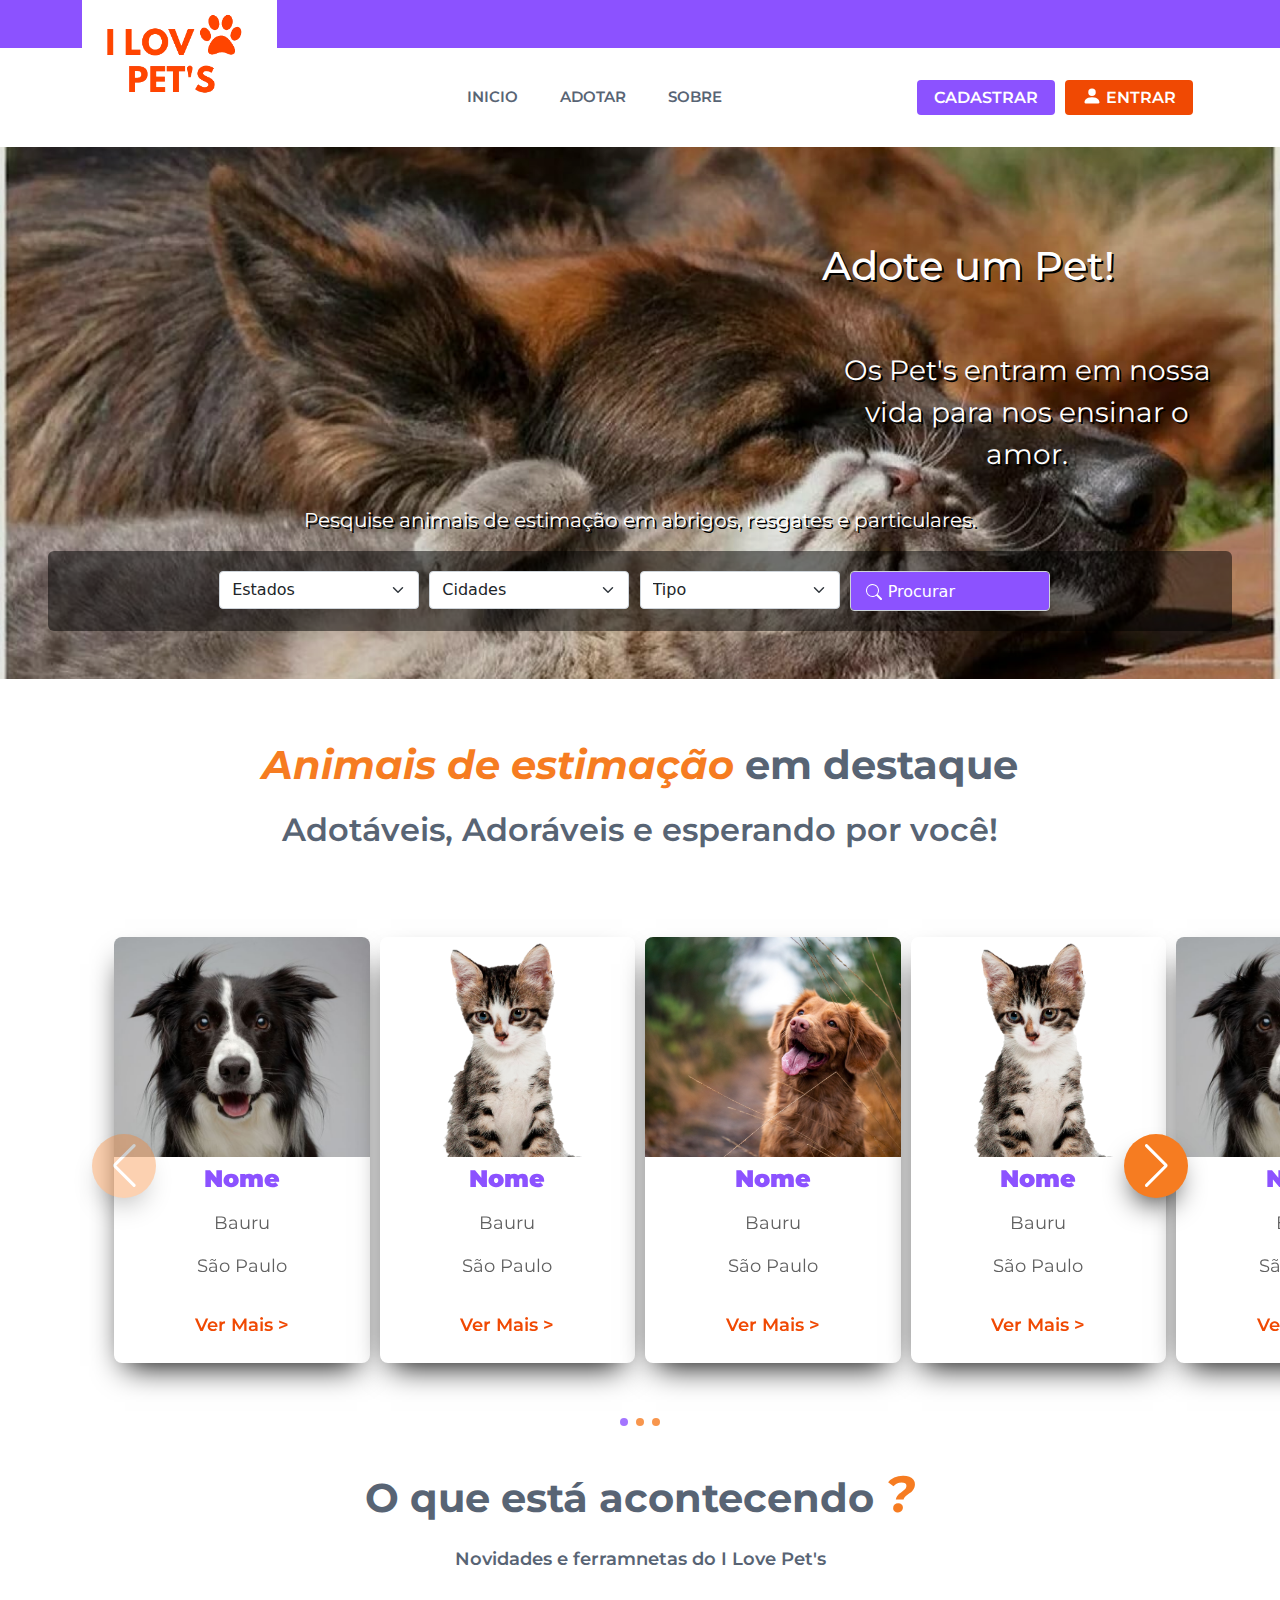
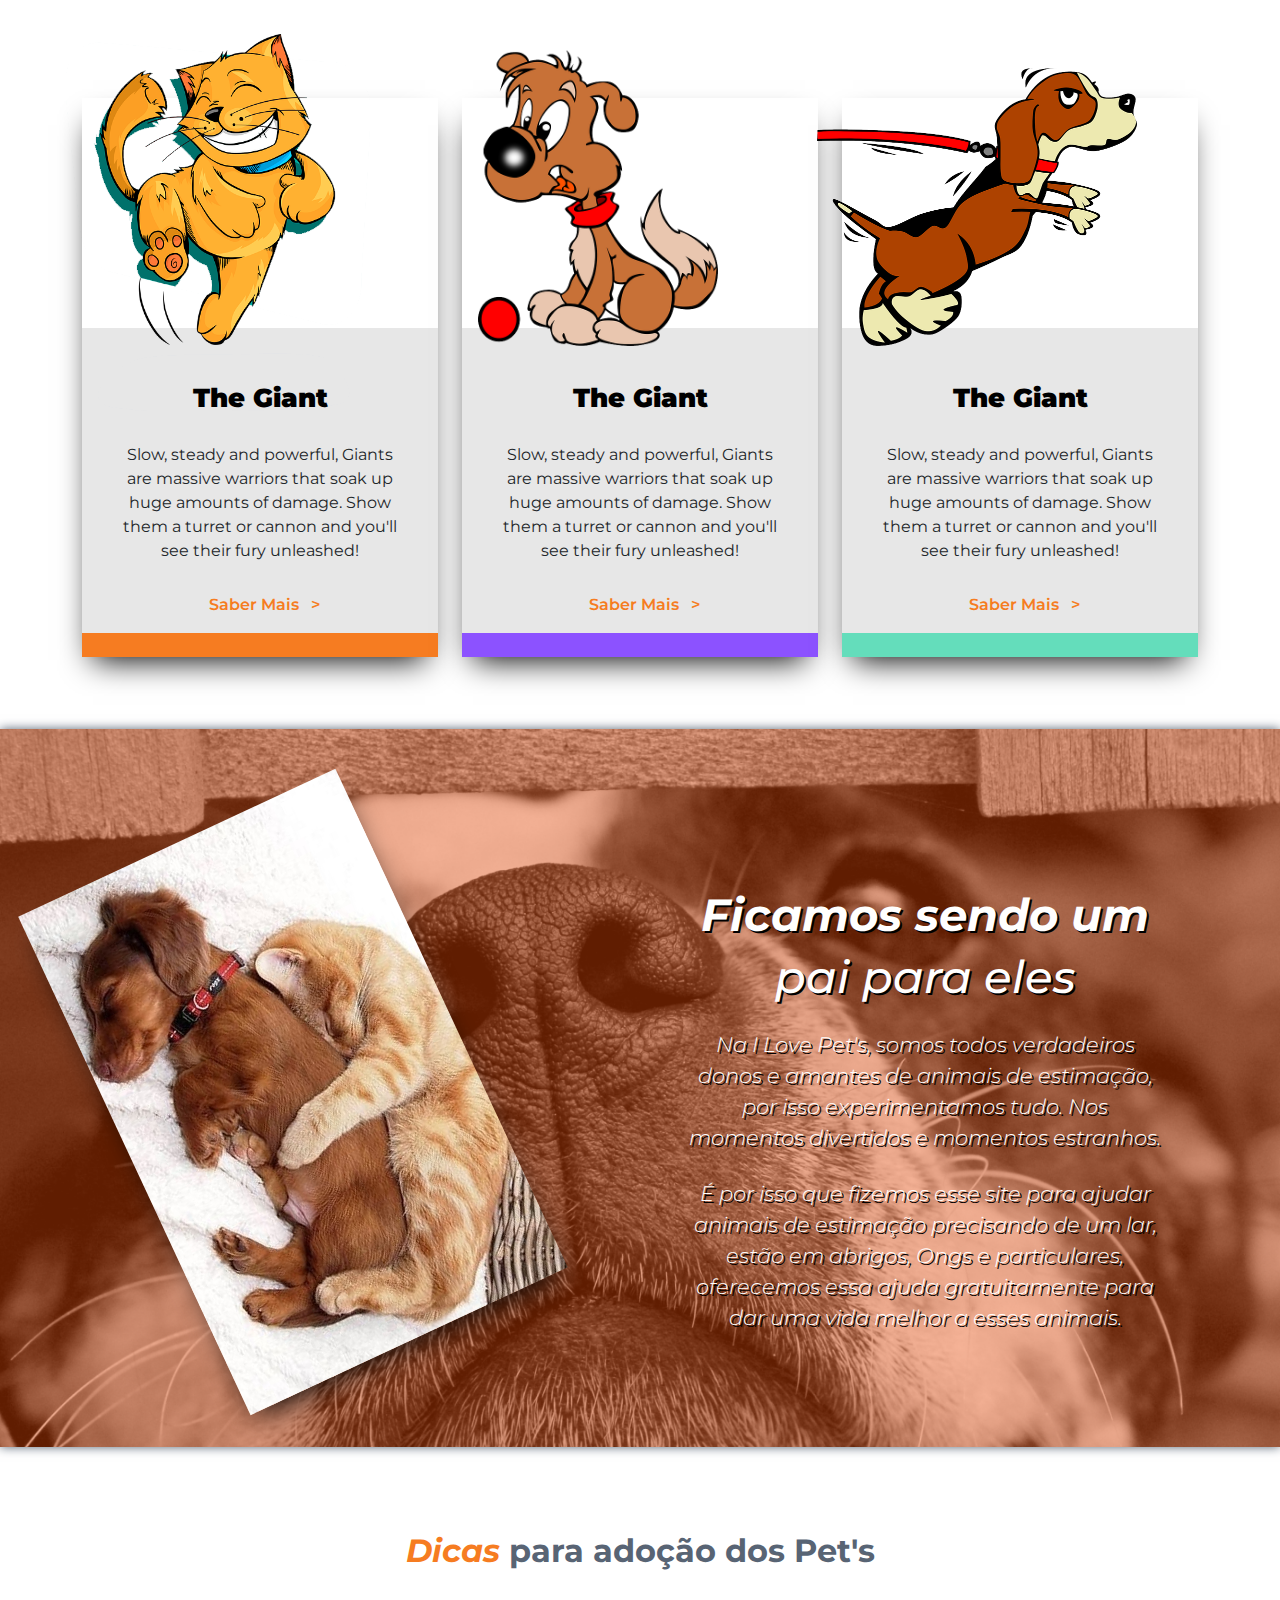
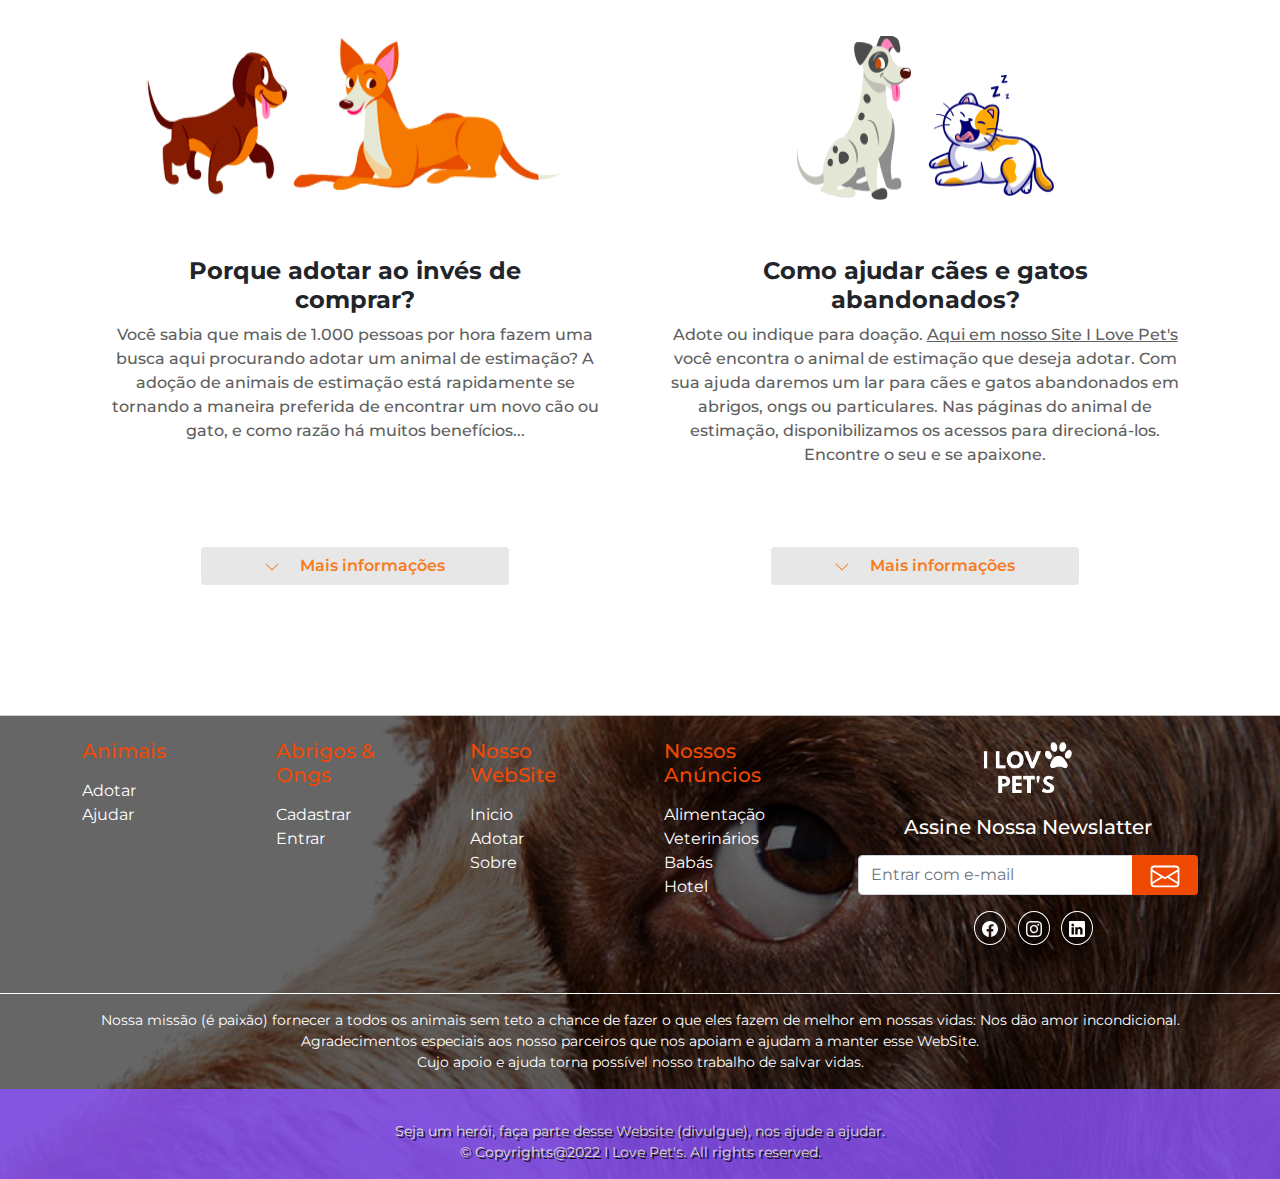
<file: index.html>
<!DOCTYPE html>
<html lang="pt-br">
<head>
    <meta charset="UTF-8">
    <meta http-equiv="X-UA-Compatible" content="IE=edge">
    <meta name="viewport" content="width=device-width, initial-scale=1.0">
    <title>Pet I Love</title>
    <link rel="stylesheet" href="./css/bootstrap.css">
    <link rel="stylesheet" href="./swiper-css/swiper-bundle.min.css">
    <link rel="stylesheet" href="./scss/adote.css">
    
</head>

<body>
    <div class="top-menu">
        <div class="menu">
            <div class="container container-menu">
                <a class="logo" href="index.html">
                    <img class="img" src="./imagem/nav-img/logocor.png" alt="Pet's Love">
                </a>
    
                <ul class="nav nav-menu">
                    <li class="nav-item">
                        <a class="nav-link nav-menu-link" href="index.html">INICIO</a>
                    </li>
                    <li class="nav-item">
                        <a class="nav-link nav-menu-link" href="adotar.html">ADOTAR</a>
                    </li>
                    <li class="nav-item">
                        <a class="nav-link nav-menu-link" href="about.html">SOBRE</a>
                    </li>
                </ul> 
                <ul class="nav nav-login">
                    <li class="btn-cadastrar nav-item">
                        <a class="nav-link btn-c btn" href="sign-uplogin.html">
                            CADASTRAR
                        </a>
                    </li>
                    <li class="nav nav-login nav-item">
                        <a class="nav-link btn-e btn" href="in-sign.html">
                            <span class="icon text me-1 mb-1">
                                <svg xmlns="http://www.w3.org/2000/svg" width="20" height="20" fill="currentColor" class="bi bi-person-fill" viewBox="0 0 16 16">
                                    <path d="M3 14s-1 0-1-1 1-4 6-4 6 3 6 4-1 1-1 1H3zm5-6a3 3 0 1 0 0-6 3 3 0 0 0 0 6z"/>
                                  </svg>
                            </span>ENTRAR
                        </a>
                    </li>
                    <li class="nav-item nav-item-menu-mobile">
                        <button class="btn-sidebar btn btn-primary" type="button" data-bs-toggle="offcanvas" data-bs-target="#MainMenuMobile" aria-controls="MainMenuMobile">
                            <svg xmlns="http://www.w3.org/2000/svg" width="16" height="16" fill="currentColor" class="bi bi-list" viewBox="0 0 16 16">
                                <path fill-rule="evenodd" d="M2.5 12a.5.5 0 0 1 .5-.5h10a.5.5 0 0 1 0 1H3a.5.5 0 0 1-.5-.5zm0-4a.5.5 0 0 1 .5-.5h10a.5.5 0 0 1 0 1H3a.5.5 0 0 1-.5-.5zm0-4a.5.5 0 0 1 .5-.5h10a.5.5 0 0 1 0 1H3a.5.5 0 0 1-.5-.5z"/>
                            </svg>
                        </button>
                    </li>
                </ul>
            </div>
        </div>
    </div>

    <div class="offcanvas offcanvas-start mt-0 pt-0" style="background-image: url('./imagem/nav-img/background-sidebar.jpg');" tabindex="-1" id="MainMenuMobile" aria-labelledby="MainMenuMobileLabel">
        <button type="button" class="btn-fechar btn mt-4 me-2 d-flex justify-content-end" data-bs-dismiss="offcanvas" aria-label="Close">
            <span>
            <i class="bi bi-x-square-fill icon-fechar">
                <svg xmlns="http://www.w3.org/2000/svg" width="25" height="25" fill="currentColor" class="bi bi-x-square-fill" viewBox="0 0 16 16">
                    <path d="M2 0a2 2 0 0 0-2 2v12a2 2 0 0 0 2 2h12a2 2 0 0 0 2-2V2a2 2 0 0 0-2-2H2zm3.354 4.646L8 7.293l2.646-2.647a.5.5 0 0 1 .708.708L8.707 8l2.647 2.646a.5.5 0 0 1-.708.708L8 8.707l-2.646 2.647a.5.5 0 0 1-.708-.708L7.293 8 4.646 5.354a.5.5 0 1 1 .708-.708z"/>
                  </svg>
            </i>
            </span>
        </button>
        <div class="offcanvas-header d-flex justify-content-center align-items-center">
            <h5 class="offcanvas-logo" id="MainMenuMobileLabel">
                <a class="logo text-center" href="index.html">
                    <img class="sidebar-img" src="./imagem/nav-img/logo 1.png" alt="Pet's Love">
                </a>
            </h5>
        </div>
        <div class="sidebar-nav d-flex justify-content-center align-items-center mt-5">
            <nav class="navbar nav-sidebar">
                <div class="container-sidebar">
                    <ul class="sidebar-menu">
                        <li>
                            <a class="dropdown-item text-center my-2" href="index.html">
                                <span>
                                    <i class="bi bi-house-heart mb-3 me-3">
                                        <svg xmlns="http://www.w3.org/2000/svg" width="25" height="25" fill="currentColor" class="bi bi-house-heart" viewBox="0 0 16 16">
                                            <path d="M8 6.982C9.664 5.309 13.825 8.236 8 12 2.175 8.236 6.336 5.309 8 6.982Z"/>
                                            <path d="M8.707 1.5a1 1 0 0 0-1.414 0L.646 8.146a.5.5 0 0 0 .708.707L2 8.207V13.5A1.5 1.5 0 0 0 3.5 15h9a1.5 1.5 0 0 0 1.5-1.5V8.207l.646.646a.5.5 0 0 0 .708-.707L13 5.793V2.5a.5.5 0 0 0-.5-.5h-1a.5.5 0 0 0-.5.5v1.293L8.707 1.5ZM13 7.207V13.5a.5.5 0 0 1-.5.5h-9a.5.5 0 0 1-.5-.5V7.207l5-5 5 5Z"/>
                                          </svg>
                                    </i>
                                </span>INICIO
                            </a>
                        </li>
                        <div class="d-flex justify-content-center align-items-center">
                            <div class="line-one"></div>
                        </div>
                        <li>
                            <a class="dropdown-item text-center my-2" href="adotar.html">
                                <span>
                                    <i class="bi bi-intersect mb-3 me-1">
                                        <svg xmlns="http://www.w3.org/2000/svg" version="1.0" width="20" height="20" viewBox="0 0 512.000000 512.000000" preserveAspectRatio="xMidYMid meet">

                                            <g transform="translate(0.000000,512.000000) scale(0.100000,-0.100000)" fill="#ffffff" stroke="none">
                                            <path d="M1865 4785 c-250 -55 -456 -239 -554 -494 -80 -208 -85 -455 -12 -664 44 -128 101 -217 201 -317 104 -104 170 -148 282 -187 96 -34 261 -42 360 -19 288 67 510 310 585 639 26 117 22 318 -10 439 -110 418 -486 684 -852 603z m294 -326 c124 -61 226 -195 266 -349 23 -86 23 -244 0 -330 -42 -160 -144 -294 -270 -356 -54 -26 -70 -29 -160 -29 -90 0 -106 3 -160 29 -118 58 -222 192 -266 344 -25 86 -27 244 -4 334 49 190 190 352 339 387 76 19 181 6 255 -30z"/>
                                            <path d="M3504 4391 c-296 -47 -548 -292 -635 -616 -30 -111 -30 -307 -1 -416 85 -315 327 -512 626 -510 314 1 588 222 707 569 33 95 34 101 33 262 0 151 -2 172 -26 242 -75 223 -242 392 -447 452 -66 19 -189 27 -257 17z m213 -321 c137 -60 223 -209 223 -387 0 -100 -15 -165 -61 -260 -52 -106 -136 -193 -228 -237 -60 -28 -75 -31 -161 -31 -108 0 -141 12 -215 77 -60 53 -111 159 -126 258 -39 267 154 564 389 599 69 11 123 5 179 -19z"/>
                                            <path d="M468 3795 c-369 -90 -563 -517 -417 -919 83 -230 265 -409 484 -478 98 -31 251 -31 352 0 145 45 276 158 349 303 58 116 77 213 72 359 -4 106 -10 139 -37 219 -46 137 -99 222 -205 326 -73 73 -108 99 -177 133 -138 68 -289 89 -421 57z m279 -320 c32 -16 83 -54 113 -84 210 -212 198 -572 -24 -689 -43 -23 -63 -27 -131 -26 -68 0 -89 4 -135 28 -79 41 -130 86 -177 156 -62 92 -87 175 -88 290 0 105 16 163 67 238 80 117 238 153 375 87z"/>
                                            <path d="M4385 3074 c-38 -8 -116 -37 -171 -64 -265 -128 -444 -411 -444 -700 0 -188 56 -328 179 -450 128 -128 258 -176 446 -167 124 6 211 31 324 93 87 49 234 196 289 289 129 220 145 483 43 690 -50 100 -101 159 -188 219 -135 92 -315 126 -478 90z m232 -299 c29 -9 69 -32 96 -55 204 -180 98 -563 -193 -699 -47 -21 -70 -25 -150 -26 -82 0 -102 3 -144 25 -61 31 -110 88 -137 159 -27 72 -23 208 10 289 92 229 322 365 518 307z"/>
                                            <path d="M2164 2961 c-218 -39 -408 -125 -579 -264 -134 -109 -203 -202 -527 -707 -171 -267 -324 -512 -339 -545 -94 -201 -94 -460 1 -662 102 -218 292 -374 530 -434 71 -18 104 -21 215 -17 113 4 141 9 215 35 385 139 426 148 695 147 168 0 216 -3 302 -22 98 -21 137 -34 373 -118 95 -34 117 -38 230 -42 180 -6 303 24 448 109 80 48 210 180 262 267 70 119 101 225 107 367 6 138 -9 235 -55 344 -26 60 -464 757 -633 1006 -61 90 -182 222 -264 288 -260 211 -643 307 -981 248z m437 -310 c215 -55 402 -179 527 -349 87 -117 593 -914 630 -990 29 -61 35 -87 40 -160 8 -153 -27 -256 -122 -359 -115 -124 -222 -169 -385 -161 -84 4 -110 11 -214 52 -243 95 -434 131 -697 131 -276 0 -464 -35 -710 -132 -101 -40 -127 -46 -211 -51 -80 -4 -109 -1 -168 17 -137 42 -259 154 -312 288 -20 49 -24 76 -24 178 0 107 3 127 26 180 26 62 569 916 645 1016 144 188 370 321 609 359 90 14 278 4 366 -19z"/>
                                            </g>
                                            </svg>
                                    </i>
                                </span>ADOTAR
                            </a>
                        </li>
                        <div class="d-flex justify-content-center align-items-center">
                            <div class="line-one"></div>
                        </div>
                        <li>
                            <a class="dropdown-item text-center my-2" href="about.html">
                                <span>
                                    <i class="bi bi-intersect mb-3 me-3">
                                        <svg xmlns="http://www.w3.org/2000/svg" width="20" height="20" fill="currentColor" class="bi bi-intersect" viewBox="0 0 16 16">
                                            <path d="M0 2a2 2 0 0 1 2-2h8a2 2 0 0 1 2 2v2h2a2 2 0 0 1 2 2v8a2 2 0 0 1-2 2H6a2 2 0 0 1-2-2v-2H2a2 2 0 0 1-2-2V2zm5 10v2a1 1 0 0 0 1 1h8a1 1 0 0 0 1-1V6a1 1 0 0 0-1-1h-2v5a2 2 0 0 1-2 2H5zm6-8V2a1 1 0 0 0-1-1H2a1 1 0 0 0-1 1v8a1 1 0 0 0 1 1h2V6a2 2 0 0 1 2-2h5z"/>
                                          </svg>
                                    </i>
    
                                </span>SOBRE
                            </a>
                        </li>
                        <div class="d-flex justify-content-center align-items-center">
                            <div class="line-one"></div>
                        </div>
                        <li>
                            <a class="dropdown-item text-center my-2" href="in-sign.html">
                                <span>
                                    <i class="bi bi-person-hearts mb-3 me-1">
                                        <svg xmlns="http://www.w3.org/2000/svg" width="20" height="20" fill="currentColor" class="bi bi-person-hearts" viewBox="0 0 16 16">
                                            <path fill-rule="evenodd" d="M11.5 1.246c.832-.855 2.913.642 0 2.566-2.913-1.924-.832-3.421 0-2.566ZM9 5a3 3 0 1 1-6 0 3 3 0 0 1 6 0Zm-9 8c0 1 1 1 1 1h10s1 0 1-1-1-4-6-4-6 3-6 4Zm13.5-8.09c1.387-1.425 4.855 1.07 0 4.277-4.854-3.207-1.387-5.702 0-4.276ZM15 2.165c.555-.57 1.942.428 0 1.711-1.942-1.283-.555-2.281 0-1.71Z"/>
                                          </svg>
                                    </i>
                                </span>ENTRAR
                            </a>
                        </li>
                        <div class="d-flex justify-content-center align-items-center">
                            <div class="line-one"></div>
                        </div>   
                    </ul>
                </div>
            </nav>
        </div> 
    </div>
    <div class="banner-top container-fluid p-5 jumbotron text-center" style="background-image: url('./imagem/banner-top-img/background-banner-top.png');"> 
        <div class="banner-top-title">
            <div class="title-top">
                <div class="banner-title">
                    <h1>Adote um Pet!</h1>
                </div>
                <div class="dog">
                    
                </div>
            </div>
            <div class="banner-text">
                <p>Os Pet's entram em nossa <br> vida para nos ensinar o amor.</p>
            </div>
        </div>
        <div class="banner-top-msg">
            <p>Pesquise animais de estimação em abrigos, resgates e particulares.</p>
        </div>
        <div class="banner-top-nav-pesquisa">
            <form class="form-inline my-2 my-lg-0">  
                <div class="banner-top-buttom input-group">
                    <div class="select my-1">
                        <select class="form-select" aria-label="Default select example">
                            <option selected>Estados</option>
                            <option value="1">One</option>
                            <option value="2">Two</option>
                            <option value="3">Three</option>
                        </select>
                    </div>
                    <div class="select my-1">
                        <select class="form-select" aria-label="Default select example">
                            <option selected>Cidades</option>
                            <option value="1">One</option>
                            <option value="2">Two</option>
                            <option value="3">Three</option>
                        </select>
                    </div>
                    <div class="select my-1">
                        <select class="form-select" aria-label="Default select example">
                            <option selected>Tipo</option>
                            <option value="1">One</option>
                            <option value="2">Two</option>
                            <option value="3">Three</option>
                        </select>    
                    </div> 
                    <div class="select my-1">
                        <div class="search">
                            <i class="fa fa-search">
                                <svg xmlns="http://www.w3.org/2000/svg" width="16" height="16" fill="currentColor" class="bi bi-search" viewBox="0 0 16 16">
                                <path d="M11.742 10.344a6.5 6.5 0 1 0-1.397 1.398h-.001c.03.04.062.078.098.115l3.85 3.85a1 1 0 0 0 1.415-1.414l-3.85-3.85a1.007 1.007 0 0 0-.115-.1zM12 6.5a5.5 5.5 0 1 1-11 0 5.5 5.5 0 0 1 11 0z"/>
                                </svg>
                            </i>
                            <input type="text color-text" class="form-control search-input" placeholder="Procurar">
                        </div>  
                    </div>       
                </div>
            </form>
        </div>       
    </div>

    <main class="main-carousel container-fluid">
        <div class="container">
            <div class="carousel-title-top">
                <span class="carousel-color-one">Animais de estimação 
                    <span class="carousel-color-two">em destaque</span>
                </span>
                <h2 class="carousel-color-three">Adotáveis, Adoráveis e esperando por você!</h2>
            </div>
            <div class="container-carousel border-0">
                <div class="swiper-container col-md-12 col-sm-12 col-12">
                    <div class="swiper-wrapper">
                        <div class="swiper-slide">
                            <div class="card-image">
                                <img src="./imagem/carousel-img/doo.jpg" alt="">
                            </div>
                            <div class="card-description">
                                <div class="card-title">
                                    <h4>Nome</h4>
                                </div>
                                <div class="card-text">
                                    <p>Bauru</p>
                                    <p>São Paulo</p>
                                </div>
                                <div class="card-link">
                                    <a href="detail-dog.html">Ver Mais</a>
                                    <a href="">></a>
                                </div>
                            </div>
                        </div>
                        <div class="swiper-slide">
                            <div class="card-image">
                                <img src="./imagem/carousel-img/gatito.png" alt="">
                            </div>
                            <div class="card-description">
                                <div class="card-title">
                                    <h4>Nome</h4>
                                </div>
                                <div class="card-text">
                                    <p>Bauru</p>
                                    <p>São Paulo</p>
                                </div>
                                <div class="card-link">
                                    <a href="detail-dog.html">Ver Mais</a>
                                    <a href="">></a>
                                </div>
                            </div>
                        </div>
                        <div class="swiper-slide">
                            <div class="card-image">
                                <img src="./imagem/carousel-img/jamie.jpg" alt="">
                            </div>
                            <div class="card-description">
                                <div class="card-title">
                                    <h4>Nome</h4>
                                </div>
                                <div class="card-text">
                                    <p>Bauru</p>
                                    <p>São Paulo</p>
                                </div>
                                <div class="card-link">
                                    <a href="detail-dog.html">Ver Mais</a>
                                    <a href="">></a>
                                </div>
                            </div>
                        </div>
                        <div class="swiper-slide">
                            <div class="card-image">
                                <img src="./imagem/carousel-img/gatito.png" alt="">
                            </div>
                            <div class="card-description">
                                <div class="card-title">
                                    <h4>Nome</h4>
                                </div>
                                <div class="card-text">
                                    <p>Bauru</p>
                                    <p>São Paulo</p>
                                </div>
                                <div class="card-link">
                                    <a href="detail-dog.html">Ver Mais</a>
                                    <a href="">></a>
                                </div>
                            </div>
                        </div>
                        <div class="swiper-slide">
                            <div class="card-image">
                                <img src="./imagem/carousel-img/doo.jpg" alt="">
                            </div>
                            <div class="card-description">
                                <div class="card-title">
                                    <h4>Nome</h4>
                                </div>
                                <div class="card-text">
                                    <p>Bauru</p>
                                    <p>São Paulo</p>
                                </div>
                                <div class="card-link">
                                    <a href="detail-dog.html">Ver Mais</a>
                                    <a href="">></a>
                                </div>
                            </div>
                        </div>
                        <div class="swiper-slide">
                            <div class="card-image">
                                <img src="./imagem/carousel-img/gatito.png" alt="">
                            </div>
                            <div class="card-description">
                                <div class="card-title">
                                    <h4>Nome</h4>
                                </div>
                                <div class="card-text">
                                    <p>Bauru</p>
                                    <p>São Paulo</p>
                                </div>
                                <div class="card-link">
                                    <a href="detail-dog.html">Ver Mais</a>
                                    <a href="">></a>
                                </div>
                            </div>
                        </div>
                    </div>
                    <div class="swiper-pagination"></div>
                    <div class="swiper-button-next">
                        <i class="fas fa-chevron-circle-right arrow-icon"></i>
                    </div>
                    <div class="swiper-button-prev">
                        <i class="fas fa-chevron-circle-left arrow-icon"></i>
                    </div>
                </div>
            </div>
        </div>
    </main>

    <div class="container-blog container-fluid">
        <div class="blog-titles container-sm">
            <span class="blog-text-one card-title">O que está acontecendo 
                <span class="blog-text-two">?</span>
            </span>
            <h2 class="blog-text-three card-title">Novidades e ferramnetas do I Love Pet's</h2>
        </div>
        
        <div class="container">
            <div class="row d-flex justify-content-center">
                <div class="col-12 col-sm-6 col-md-4">
                    <div class="wrapper">
                      <div class="card_g card border-0">
                        <div class="card__image card__image-one">
                            <img src="./imagem/blog-img/catttt.png" alt="" />
                        </div>
                        <div class="card-body">
                            <div class="card-name card-title">The Giant</div>
                            <div class="card-description card-text">
                              Slow, steady and powerful, Giants are massive warriors that soak up huge amounts of damage. Show them a turret or cannon and you'll see their fury unleashed!
                            </div>
                            <div class="card-link">
                                <a href="">Saber Mais</a>
                                <a href="">></a>
                            </div>
                        </div>
                        <div class="blog-footer-one"></div>
                      </div>
                    </div>
                </div>
                <div class="col-12 col-sm-6 col-md-4">
                    <div class="wrapper">
                      <div class="card_g card border-0">
                        <div class="card__image card__image-two">
                            <img src="./imagem/blog-img/dogbol.png" alt="" />
                        </div>
                        <div class="card-body">
                            <div class="card-name card-title">The Giant</div>
                            <div class="card-description card-text">
                              Slow, steady and powerful, Giants are massive warriors that soak up huge amounts of damage. Show them a turret or cannon and you'll see their fury unleashed!
                            </div>
                            <div class="card-link">
                                <a href="">Saber Mais</a> 
                                <a href="">></a>
                            </div>
                        </div>
                        <div class="blog-footer-two"></div>
                      </div>
                    </div>
                </div>
                <div class="col-12 col-sm-6 col-md-4">
                    <div class="wrapper">
                      <div class="card_g card border-0">
                        <div class="card__image card__image-three">
                            <img src="./imagem/blog-img/dogpass.png" alt="" />
                        </div>
                        <div class="card-body">
                            <div class="card-name card-title">The Giant</div>
                            <div class="card-description card-text">
                              Slow, steady and powerful, Giants are massive warriors that soak up huge amounts of damage. Show them a turret or cannon and you'll see their fury unleashed!
                            </div>
                            <div class="card-link">
                                <a href="">Saber Mais</a>
                                <a href="">></a>
                            </div>
                        </div>
                        <div class="blog-footer-three"></div>
                      </div>
                    </div>
                </div>
            </div>        
        </div>
    </div>

    <div class="bannerinf container-fluid" style="background-image: url('./imagem/bannerinf-img/Group-2.png');">
        <div class="container">
            <div class="row">
                <div class="col-6 p-5">
                    <img src="./imagem/bannerinf-img/dog-catt.jpg" class="bannerinf-img img-fluid" alt="">
                </div>
                <div class="text-right col-6 p-5">
                    <h1 class="text-h1">Ficamos sendo um</h1>
                    <h2 class="text-h2">pai para eles</h2>
                    <p class="text-p">Na I Love Pet's, somos todos verdadeiros donos e
                        amantes de animais de estimação, por isso experimentamos tudo. 
                        Nos momentos divertidos e momentos estranhos.
                    </p>
                    <p class="text-p">É por isso que fizemos esse site para ajudar
                        animais de estimação precisando de um lar, estão em abrigos,
                        Ongs e particulares, oferecemos essa ajuda gratuitamente para dar
                        uma vida melhor a esses animais.
                    </p>
                </div>
            </div>
        </div>
    </div>

    <!--dicas-->
    <div class="page-dicas container-fluid">
        <div class="container">
            <div class="dicas-title">
                <span class="dicas-color-one">Dicas 
                    <span class="dicas-color-two">para adoção dos Pet's</span>
                </span>
            </div>
            <div class="row">
                <div class="dicas-card col-sm-6">
                    <div class="card border-0">
                        <div class="div-images">
                            <img src="./imagem/dicas/img-dicas-one.png" class="div-image card-img-top" alt="...">
                        </div>
                      <div class="card-body text-center">
                        <h5 class="card-title text-center">Porque adotar ao invés de<br> comprar?</h5>
                        <p class="card-text text-center">Você sabia que mais de 1.000 pessoas por hora
                             fazem uma busca aqui procurando adotar um animal de estimação? A adoção
                              de animais de estimação está rapidamente se tornando a maneira preferida de encontrar um novo cão 
                             ou gato, e como razão há muitos benefícios...
                        </p>
                        <button type="button" class="dicas-btn btn gap-2 col-6 mx-auto">
                            <span class="btn-label">
                                <i class="bi bi-chevron-down">
                                    <svg xmlns="http://www.w3.org/2000/svg" width="16" height="16" fill="currentColor" class="bi bi-chevron-down" viewBox="0 0 16 16">
                                        <path fill-rule="evenodd" d="M1.646 4.646a.5.5 0 0 1 .708 0L8 10.293l5.646-5.647a.5.5 0 0 1 .708.708l-6 6a.5.5 0 0 1-.708 0l-6-6a.5.5 0 0 1 0-.708z"/>
                                    </svg>
                                </i>
                            </span>
                            Mais informações
                        </button>
                      </div>
                    </div>
                </div>
                <div class="dicas-card col-sm-6">
                  <div class="card border-0">
                    <div class="div-images">
                        <img src="./imagem/dicas/img-dicas-two.png" class="div-image card-img-top" alt="...">
                    </div>
                    <div class="card-body text-center">
                      <h5 class="card-title text-center">Como ajudar cães e gatos<br> abandonados?</h5>
                      <p class="card-text text-center">Adote ou indique para doação. <u>Aqui em nosso Site 
                        I Love Pet's</u> você encontra o animal de estimação que deseja adotar. Com sua
                        ajuda daremos um lar para cães e gatos abandonados em abrigos, ongs ou particulares.
                         Nas páginas do animal de estimação, disponibilizamos os acessos para direcioná-los.
                         Encontre o seu e se apaixone.
                      </p>
                      <button type="button" class="dicas-btn btn gap-2 col-6 mx-auto">
                            <span class="btn-label">
                                <i class="bi bi-chevron-down">
                                    <svg xmlns="http://www.w3.org/2000/svg" width="16" height="16" fill="currentColor" class="bi bi-chevron-down" viewBox="0 0 16 16">
                                        <path fill-rule="evenodd" d="M1.646 4.646a.5.5 0 0 1 .708 0L8 10.293l5.646-5.647a.5.5 0 0 1 .708.708l-6 6a.5.5 0 0 1-.708 0l-6-6a.5.5 0 0 1 0-.708z"/>
                                    </svg>
                                </i>
                            </span>
                            Mais informações
                      </button>
                    </div>
                  </div>
                </div>
            </div>
        </div>
    </div>

    <!--footer-->
    <footer class="footer-container container-fluid" style="background-image: url('./imagem/footer/background-footer.png');">
        <div class="container py-4">
            <div class="row gy-4 gx-5">
                <div class="col-lg-2 col-md-6 col-sm col">
                    <h5 class="footer-text-white mb-3">Animais</h5>
                    <ul class="list-unstyled text-muted">
                        <li><a href="adotar.html" class="text-decoration-none">Adotar</a></li>
                        <li><a href="#" class="text-decoration-none">Ajudar</a></li>
                    </ul>
                </div>
                <div class="col-lg-2 col-md-6 col-sm col">
                    <h5 class="footer-text-white mb-3">Abrigos & Ongs</h5>
                    <ul class="list-unstyled text-muted">
                        <li><a href="sign-uplogin.html" class="text-decoration-none">Cadastrar</a></li>
                        <li><a href="in-sign.html" class="text-decoration-none">Entrar</a></li>
                    </ul>
                </div>
                <div class="col-lg-2 col-md-6 col-sm col">
                    <h5 class="footer-text-white mb-3">Nosso WebSite</h5>
                    <ul class="list-unstyled text-muted">
                        <li><a href="index.html" class="text-decoration-none">Inicio</a></li>
                        <li><a href="adotar.html" class="text-decoration-none">Adotar</a></li>
                        <li><a href="about.html" class="text-decoration-none">Sobre</a></li>
                    </ul>
                </div>
                <div class="col-lg-2 col-md-6 col-sm col">
                    <h5 class="footer-text-white mb-3">Nossos Anúncios</h5>
                    <ul class="list-unstyled text-muted">
                        <li><a href="#" class="text-decoration-none">Alimentação</a></li>
                        <li><a href="#" class="text-decoration-none">Veterinários</a></li>
                        <li><a href="#" class="text-decoration-none">Babás</a></li>
                        <li><a href="#" class="text-decoration-none">Hotel</a></li>
                    </ul>
                </div>
                <div class="Newsletter col-lg-4 col-md-6">
                    <div class="text-center">
                        <a class="logo" href="">
                            <img class="newsletter-logo img" src="./imagem/footer/logo.png" alt="Pet's Love">
                        </a>
                        <h5 class="text-h5-newsletter text-white mb-3">Assine Nossa Newslatter</h5>
                    </div>
                    <form action="#">
                        <div class="input-group mb-3">
                            <input class="form-control" type="text" placeholder="Entrar com e-mail" aria-label="Entrar com e-mail" aria-describedby="button-addon2">
                            <button class="btn footer-btn-primary" id="button-addon2" type="button"><i class="icon-envelope bi bi-envelope"><svg xmlns="http://www.w3.org/2000/svg" width="16" height="16" fill="currentColor" class="bi bi-envelope" viewBox="0 0 16 16">
                                <path d="M0 4a2 2 0 0 1 2-2h12a2 2 0 0 1 2 2v8a2 2 0 0 1-2 2H2a2 2 0 0 1-2-2V4Zm2-1a1 1 0 0 0-1 1v.217l7 4.2 7-4.2V4a1 1 0 0 0-1-1H2Zm13 2.383-4.708 2.825L15 11.105V5.383Zm-.034 6.876-5.64-3.471L8 9.583l-1.326-.795-5.64 3.47A1 1 0 0 0 2 13h12a1 1 0 0 0 .966-.741ZM1 11.105l4.708-2.897L1 5.383v5.722Z"/>
                              </svg></i>
                            </button>
                        </div>
                    </form>
                    <section class="row mb-4">
                        <div class="d-flex align-items-center justify-content-center ">
                            <!-- Facebook -->
                            <div class="btn-social d-flex justify-content-center">
                                <a class="m-1" href="#!" role="button"
                                  ><i class="bi bi-facebook"><svg xmlns="http://www.w3.org/2000/svg" width="16" height="16" fill="currentColor" class="bi bi-facebook" viewBox="0 0 16 16">
                                    <path d="M16 8.049c0-4.446-3.582-8.05-8-8.05C3.58 0-.002 3.603-.002 8.05c0 4.017 2.926 7.347 6.75 7.951v-5.625h-2.03V8.05H6.75V6.275c0-2.017 1.195-3.131 3.022-3.131.876 0 1.791.157 1.791.157v1.98h-1.009c-.993 0-1.303.621-1.303 1.258v1.51h2.218l-.354 2.326H9.25V16c3.824-.604 6.75-3.934 6.75-7.951z"/>
                                  </svg></i>
                                </a>
                            </div>
                            <!-- Instagram -->
                            <div class="btn-social d-flex justify-content-center">
                                <a class="m-1" href="#!" role="button"
                                  ><i class="bi bi-instagram"><svg xmlns="http://www.w3.org/2000/svg" width="16" height="16" fill="currentColor" class="bi bi-instagram" viewBox="0 0 16 16">
                                    <path d="M8 0C5.829 0 5.556.01 4.703.048 3.85.088 3.269.222 2.76.42a3.917 3.917 0 0 0-1.417.923A3.927 3.927 0 0 0 .42 2.76C.222 3.268.087 3.85.048 4.7.01 5.555 0 5.827 0 8.001c0 2.172.01 2.444.048 3.297.04.852.174 1.433.372 1.942.205.526.478.972.923 1.417.444.445.89.719 1.416.923.51.198 1.09.333 1.942.372C5.555 15.99 5.827 16 8 16s2.444-.01 3.298-.048c.851-.04 1.434-.174 1.943-.372a3.916 3.916 0 0 0 1.416-.923c.445-.445.718-.891.923-1.417.197-.509.332-1.09.372-1.942C15.99 10.445 16 10.173 16 8s-.01-2.445-.048-3.299c-.04-.851-.175-1.433-.372-1.941a3.926 3.926 0 0 0-.923-1.417A3.911 3.911 0 0 0 13.24.42c-.51-.198-1.092-.333-1.943-.372C10.443.01 10.172 0 7.998 0h.003zm-.717 1.442h.718c2.136 0 2.389.007 3.232.046.78.035 1.204.166 1.486.275.373.145.64.319.92.599.28.28.453.546.598.92.11.281.24.705.275 1.485.039.843.047 1.096.047 3.231s-.008 2.389-.047 3.232c-.035.78-.166 1.203-.275 1.485a2.47 2.47 0 0 1-.599.919c-.28.28-.546.453-.92.598-.28.11-.704.24-1.485.276-.843.038-1.096.047-3.232.047s-2.39-.009-3.233-.047c-.78-.036-1.203-.166-1.485-.276a2.478 2.478 0 0 1-.92-.598 2.48 2.48 0 0 1-.6-.92c-.109-.281-.24-.705-.275-1.485-.038-.843-.046-1.096-.046-3.233 0-2.136.008-2.388.046-3.231.036-.78.166-1.204.276-1.486.145-.373.319-.64.599-.92.28-.28.546-.453.92-.598.282-.11.705-.24 1.485-.276.738-.034 1.024-.044 2.515-.045v.002zm4.988 1.328a.96.96 0 1 0 0 1.92.96.96 0 0 0 0-1.92zm-4.27 1.122a4.109 4.109 0 1 0 0 8.217 4.109 4.109 0 0 0 0-8.217zm0 1.441a2.667 2.667 0 1 1 0 5.334 2.667 2.667 0 0 1 0-5.334z"/>
                                  </svg></i>
                                </a>
                            </div>
                            <!-- Linkedin -->
                            <div class="btn-social d-flex justify-content-center">
                                <a class="m-1" href="#!" role="button"
                                  ><i class="bi bi-linkedin"><svg xmlns="http://www.w3.org/2000/svg" width="16" height="16" fill="currentColor" class="bi bi-linkedin" viewBox="0 0 16 16">
                                    <path d="M0 1.146C0 .513.526 0 1.175 0h13.65C15.474 0 16 .513 16 1.146v13.708c0 .633-.526 1.146-1.175 1.146H1.175C.526 16 0 15.487 0 14.854V1.146zm4.943 12.248V6.169H2.542v7.225h2.401zm-1.2-8.212c.837 0 1.358-.554 1.358-1.248-.015-.709-.52-1.248-1.342-1.248-.822 0-1.359.54-1.359 1.248 0 .694.521 1.248 1.327 1.248h.016zm4.908 8.212V9.359c0-.216.016-.432.08-.586.173-.431.568-.878 1.232-.878.869 0 1.216.662 1.216 1.634v3.865h2.401V9.25c0-2.22-1.184-3.252-2.764-3.252-1.274 0-1.845.7-2.165 1.193v.025h-.016a5.54 5.54 0 0 1 .016-.025V6.169h-2.4c.03.678 0 7.225 0 7.225h2.4z"/>
                                  </svg></i>
                                </a>
                            </div>

                        </div>
                    </section>
                </div>
            </div>
        </div>
        <div class="linha-footer"></div>
        <p class="text-linha-footer small text-muted text-center">Nossa missão (é paixão) fornecer a todos os animais sem teto
            a chance de fazer o que eles fazem de melhor em nossas vidas: Nos dão amor incondicional.
            <br>Agradecimentos especiais aos nosso parceiros que nos apoiam e ajudam a manter esse WebSite.
            <br>Cujo apoio e ajuda torna possível nosso trabalho de salvar vidas.
        </p>
        <div class="faixa-footer footer-copyright text-center py-3">
            <p class="faixa-text-1 small text-muted">Seja um herói, faça parte desse Website (divulgue), nos ajude a ajudar.</p>
            <p class="faixa-text-2 small text-muted mb-0">&copy; Copyrights@2022 I Love Pet's. All rights reserved.</p>
        </div>
    </footer>
    
        

    
    <script src="./js/bootstrap.bundle.min.js"></script>
    <script src="./swiper-js/swiper-bundle.min.js"></script>
    <script src="./swiper-js/carousel.js"></script>
    
</body>

</html>
</file>
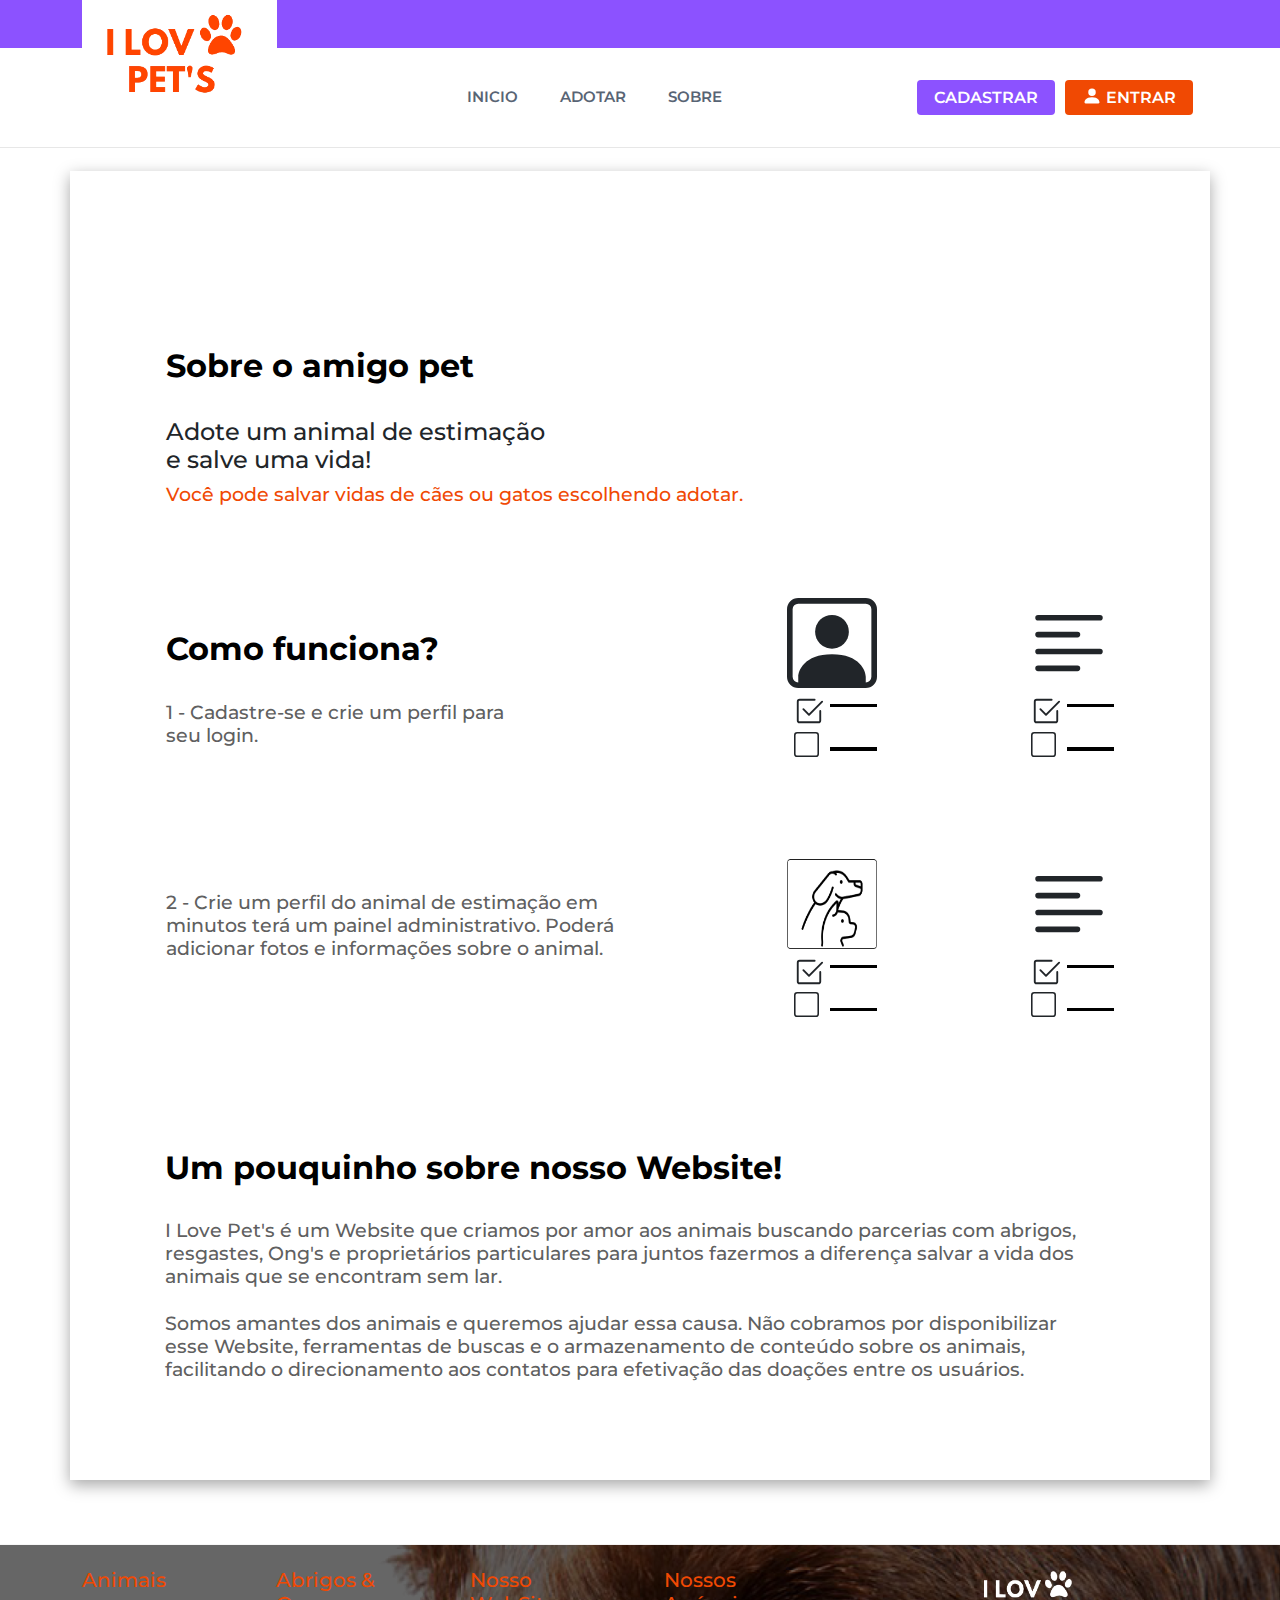
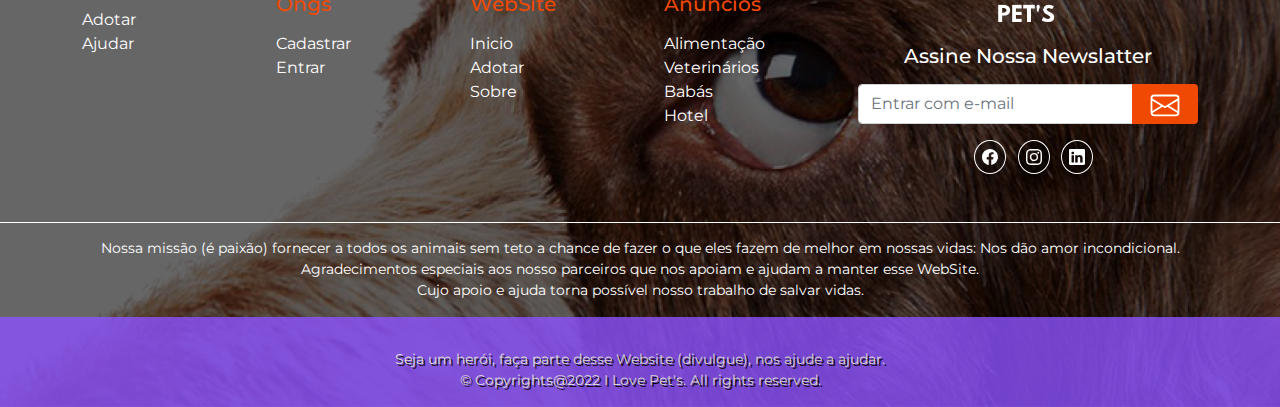
<file: about.html>
<!DOCTYPE html>
<html lang="pt-br">
<head>
    <meta charset="UTF-8">
    <meta http-equiv="X-UA-Compatible" content="IE=edge">
    <meta name="viewport" content="width=device-width, initial-scale=1.0">
    <title>Pet I Love</title>
    <link rel="stylesheet" href="./css/bootstrap.css">
    <link rel="stylesheet" href="./swiper-css/swiper-bundle.min.css">
    <link rel="stylesheet" href="./scss/adote.css">
</head>
<body>
    <div class="top-menu">
        <div class="menu">
            <div class="container container-menu">
                <a class="logo" href="index.html">
                    <img class="img" src="./imagem/nav-img/logocor.png" alt="Pet's Love">
                </a>
    
                <ul class="nav nav-menu">
                    <li class="nav-item">
                        <a class="nav-link nav-menu-link" href="index.html">INICIO</a>
                    </li>
                    <li class="nav-item">
                        <a class="nav-link nav-menu-link" href="adotar.html">ADOTAR</a>
                    </li>
                    <li class="nav-item">
                        <a class="nav-link nav-menu-link" href="about.html">SOBRE</a>
                    </li>
                </ul> 
                <ul class="nav nav-login">
                    <li class="btn-cadastrar nav-item">
                        <a class="nav-link btn-c btn" href="sign-uplogin.html">
                            CADASTRAR
                        </a>
                    </li>
                    <li class="nav nav-login nav-item">
                        <a class="nav-link btn-e btn" href="in-sign.html">
                            <span class="icon text me-1 mb-1">
                                <svg xmlns="http://www.w3.org/2000/svg" width="20" height="20" fill="currentColor" class="bi bi-person-fill" viewBox="0 0 16 16">
                                    <path d="M3 14s-1 0-1-1 1-4 6-4 6 3 6 4-1 1-1 1H3zm5-6a3 3 0 1 0 0-6 3 3 0 0 0 0 6z"/>
                                  </svg>
                            </span>ENTRAR
                        </a>
                    </li>
                    <li class="nav-item nav-item-menu-mobile">
                        <button class="btn-sidebar btn btn-primary" type="button" data-bs-toggle="offcanvas" data-bs-target="#MainMenuMobile" aria-controls="MainMenuMobile">
                            <svg xmlns="http://www.w3.org/2000/svg" width="16" height="16" fill="currentColor" class="bi bi-list" viewBox="0 0 16 16">
                                <path fill-rule="evenodd" d="M2.5 12a.5.5 0 0 1 .5-.5h10a.5.5 0 0 1 0 1H3a.5.5 0 0 1-.5-.5zm0-4a.5.5 0 0 1 .5-.5h10a.5.5 0 0 1 0 1H3a.5.5 0 0 1-.5-.5zm0-4a.5.5 0 0 1 .5-.5h10a.5.5 0 0 1 0 1H3a.5.5 0 0 1-.5-.5z"/>
                            </svg>
                        </button>
                    </li>
                </ul>
            </div>
        </div>
        <div class="linha-about"></div>
    </div>

    <div class="offcanvas offcanvas-start mt-0 pt-0" style="background-image: url('./imagem/nav-img/background-sidebar.jpg');" tabindex="-1" id="MainMenuMobile" aria-labelledby="MainMenuMobileLabel">
        <button type="button" class="btn-fechar btn mt-4 me-2 d-flex justify-content-end" data-bs-dismiss="offcanvas" aria-label="Close">
            <span>
            <i class="bi bi-x-square-fill icon-fechar">
                <svg xmlns="http://www.w3.org/2000/svg" width="25" height="25" fill="currentColor" class="bi bi-x-square-fill" viewBox="0 0 16 16">
                    <path d="M2 0a2 2 0 0 0-2 2v12a2 2 0 0 0 2 2h12a2 2 0 0 0 2-2V2a2 2 0 0 0-2-2H2zm3.354 4.646L8 7.293l2.646-2.647a.5.5 0 0 1 .708.708L8.707 8l2.647 2.646a.5.5 0 0 1-.708.708L8 8.707l-2.646 2.647a.5.5 0 0 1-.708-.708L7.293 8 4.646 5.354a.5.5 0 1 1 .708-.708z"/>
                  </svg>
            </i>
            </span>
        </button>
        <div class="offcanvas-header d-flex justify-content-center align-items-center">
            <h5 class="offcanvas-logo" id="MainMenuMobileLabel">
                <a class="logo text-center" href="index.html">
                    <img class="sidebar-img" src="./imagem/nav-img/logo 1.png" alt="Pet's Love">
                </a>
            </h5>
        </div>
        <div class="sidebar-nav d-flex justify-content-center align-items-center mt-5">
            <nav class="navbar nav-sidebar">
                <div class="container-sidebar">
                    <ul class="sidebar-menu">
                        <li>
                            <a class="dropdown-item text-center my-2" href="index.html">
                                <span>
                                    <i class="bi bi-house-heart mb-3 me-3">
                                        <svg xmlns="http://www.w3.org/2000/svg" width="25" height="25" fill="currentColor" class="bi bi-house-heart" viewBox="0 0 16 16">
                                            <path d="M8 6.982C9.664 5.309 13.825 8.236 8 12 2.175 8.236 6.336 5.309 8 6.982Z"/>
                                            <path d="M8.707 1.5a1 1 0 0 0-1.414 0L.646 8.146a.5.5 0 0 0 .708.707L2 8.207V13.5A1.5 1.5 0 0 0 3.5 15h9a1.5 1.5 0 0 0 1.5-1.5V8.207l.646.646a.5.5 0 0 0 .708-.707L13 5.793V2.5a.5.5 0 0 0-.5-.5h-1a.5.5 0 0 0-.5.5v1.293L8.707 1.5ZM13 7.207V13.5a.5.5 0 0 1-.5.5h-9a.5.5 0 0 1-.5-.5V7.207l5-5 5 5Z"/>
                                          </svg>
                                    </i>
                                </span>INICIO
                            </a>
                        </li>
                        <div class="d-flex justify-content-center align-items-center">
                            <div class="line-one"></div>
                        </div>
                        <li>
                            <a class="dropdown-item text-center my-2" href="adotar.html">
                                <span>
                                    <i class="bi bi-intersect mb-3 me-1">
                                        <svg xmlns="http://www.w3.org/2000/svg" version="1.0" width="20" height="20" viewBox="0 0 512.000000 512.000000" preserveAspectRatio="xMidYMid meet">

                                            <g transform="translate(0.000000,512.000000) scale(0.100000,-0.100000)" fill="#ffffff" stroke="none">
                                            <path d="M1865 4785 c-250 -55 -456 -239 -554 -494 -80 -208 -85 -455 -12 -664 44 -128 101 -217 201 -317 104 -104 170 -148 282 -187 96 -34 261 -42 360 -19 288 67 510 310 585 639 26 117 22 318 -10 439 -110 418 -486 684 -852 603z m294 -326 c124 -61 226 -195 266 -349 23 -86 23 -244 0 -330 -42 -160 -144 -294 -270 -356 -54 -26 -70 -29 -160 -29 -90 0 -106 3 -160 29 -118 58 -222 192 -266 344 -25 86 -27 244 -4 334 49 190 190 352 339 387 76 19 181 6 255 -30z"/>
                                            <path d="M3504 4391 c-296 -47 -548 -292 -635 -616 -30 -111 -30 -307 -1 -416 85 -315 327 -512 626 -510 314 1 588 222 707 569 33 95 34 101 33 262 0 151 -2 172 -26 242 -75 223 -242 392 -447 452 -66 19 -189 27 -257 17z m213 -321 c137 -60 223 -209 223 -387 0 -100 -15 -165 -61 -260 -52 -106 -136 -193 -228 -237 -60 -28 -75 -31 -161 -31 -108 0 -141 12 -215 77 -60 53 -111 159 -126 258 -39 267 154 564 389 599 69 11 123 5 179 -19z"/>
                                            <path d="M468 3795 c-369 -90 -563 -517 -417 -919 83 -230 265 -409 484 -478 98 -31 251 -31 352 0 145 45 276 158 349 303 58 116 77 213 72 359 -4 106 -10 139 -37 219 -46 137 -99 222 -205 326 -73 73 -108 99 -177 133 -138 68 -289 89 -421 57z m279 -320 c32 -16 83 -54 113 -84 210 -212 198 -572 -24 -689 -43 -23 -63 -27 -131 -26 -68 0 -89 4 -135 28 -79 41 -130 86 -177 156 -62 92 -87 175 -88 290 0 105 16 163 67 238 80 117 238 153 375 87z"/>
                                            <path d="M4385 3074 c-38 -8 -116 -37 -171 -64 -265 -128 -444 -411 -444 -700 0 -188 56 -328 179 -450 128 -128 258 -176 446 -167 124 6 211 31 324 93 87 49 234 196 289 289 129 220 145 483 43 690 -50 100 -101 159 -188 219 -135 92 -315 126 -478 90z m232 -299 c29 -9 69 -32 96 -55 204 -180 98 -563 -193 -699 -47 -21 -70 -25 -150 -26 -82 0 -102 3 -144 25 -61 31 -110 88 -137 159 -27 72 -23 208 10 289 92 229 322 365 518 307z"/>
                                            <path d="M2164 2961 c-218 -39 -408 -125 -579 -264 -134 -109 -203 -202 -527 -707 -171 -267 -324 -512 -339 -545 -94 -201 -94 -460 1 -662 102 -218 292 -374 530 -434 71 -18 104 -21 215 -17 113 4 141 9 215 35 385 139 426 148 695 147 168 0 216 -3 302 -22 98 -21 137 -34 373 -118 95 -34 117 -38 230 -42 180 -6 303 24 448 109 80 48 210 180 262 267 70 119 101 225 107 367 6 138 -9 235 -55 344 -26 60 -464 757 -633 1006 -61 90 -182 222 -264 288 -260 211 -643 307 -981 248z m437 -310 c215 -55 402 -179 527 -349 87 -117 593 -914 630 -990 29 -61 35 -87 40 -160 8 -153 -27 -256 -122 -359 -115 -124 -222 -169 -385 -161 -84 4 -110 11 -214 52 -243 95 -434 131 -697 131 -276 0 -464 -35 -710 -132 -101 -40 -127 -46 -211 -51 -80 -4 -109 -1 -168 17 -137 42 -259 154 -312 288 -20 49 -24 76 -24 178 0 107 3 127 26 180 26 62 569 916 645 1016 144 188 370 321 609 359 90 14 278 4 366 -19z"/>
                                            </g>
                                            </svg>
                                    </i>
                                </span>ADOTAR
                            </a>
                        </li>
                        <div class="d-flex justify-content-center align-items-center">
                            <div class="line-one"></div>
                        </div>
                        <li>
                            <a class="dropdown-item text-center my-2" href="about.html">
                                <span>
                                    <i class="bi bi-intersect mb-3 me-3">
                                        <svg xmlns="http://www.w3.org/2000/svg" width="20" height="20" fill="currentColor" class="bi bi-intersect" viewBox="0 0 16 16">
                                            <path d="M0 2a2 2 0 0 1 2-2h8a2 2 0 0 1 2 2v2h2a2 2 0 0 1 2 2v8a2 2 0 0 1-2 2H6a2 2 0 0 1-2-2v-2H2a2 2 0 0 1-2-2V2zm5 10v2a1 1 0 0 0 1 1h8a1 1 0 0 0 1-1V6a1 1 0 0 0-1-1h-2v5a2 2 0 0 1-2 2H5zm6-8V2a1 1 0 0 0-1-1H2a1 1 0 0 0-1 1v8a1 1 0 0 0 1 1h2V6a2 2 0 0 1 2-2h5z"/>
                                          </svg>
                                    </i>
    
                                </span>SOBRE
                            </a>
                        </li>
                        <div class="d-flex justify-content-center align-items-center">
                            <div class="line-one"></div>
                        </div>
                        <li>
                            <a class="dropdown-item text-center my-2" href="in-sign.html">
                                <span>
                                    <i class="bi bi-person-hearts mb-3 me-1">
                                        <svg xmlns="http://www.w3.org/2000/svg" width="20" height="20" fill="currentColor" class="bi bi-person-hearts" viewBox="0 0 16 16">
                                            <path fill-rule="evenodd" d="M11.5 1.246c.832-.855 2.913.642 0 2.566-2.913-1.924-.832-3.421 0-2.566ZM9 5a3 3 0 1 1-6 0 3 3 0 0 1 6 0Zm-9 8c0 1 1 1 1 1h10s1 0 1-1-1-4-6-4-6 3-6 4Zm13.5-8.09c1.387-1.425 4.855 1.07 0 4.277-4.854-3.207-1.387-5.702 0-4.276ZM15 2.165c.555-.57 1.942.428 0 1.711-1.942-1.283-.555-2.281 0-1.71Z"/>
                                          </svg>
                                    </i>
                                </span>ENTRAR
                            </a>
                        </li>
                        <div class="d-flex justify-content-center align-items-center">
                            <div class="line-one"></div>
                        </div>   
                    </ul>
                </div>
            </nav>
        </div> 
    </div>

    <div class="fluid-about container-fluid">
        <div class="container about-container mt-4">
            <div class="container-conteudo">
                <div class="row text-about">
                    <div class="title-one col-md-9 col-sm-12 col-12 pt-5 flex-column justify-content-center">
                        <div class="about-text-title col-12">
                            <h2 class="text-about-h2 title-h2 pt-5 mt-5">Sobre o amigo pet</h2><br>
                            <h4 class="text-about-h4">Adote um animal de estimação<br> e salve uma vida!</h4>
                            <h4 class="text-h44">Você pode salvar vidas de cães ou gatos escolhendo adotar.</h4>
                        </div>
                    </div>
                </div>
    
                <div class="row text-about">
                    <div class="title-two col-md-9 col-sm-12 col-12 d-flex flex-wrap justify-content-start">
                        <div class="about-text-inf col-md-6 col-sm-12 col-12">
                            <h2 class="title-h2 pt-5 mt-5">Como funciona?</h2><br>
                            <h4 class="text-h4">1 - Cadastre-se e crie um perfil para<br> seu login.</h4>
                        </div>
                        <div class="column-icons col-md-6 col-sm-12 col-12 d-flex flex-row align-items-center">
                            <div class="icon-user col-6 flex-column align-items-center justify-content-center">
                                <div class="d-flex justify-content-end"><i class="bi bi-person-square"><svg xmlns="http://www.w3.org/2000/svg" width="90" height="90" fill="currentColor" class="bi bi-person-square" viewBox="0 0 16 16">
                                    <path d="M11 6a3 3 0 1 1-6 0 3 3 0 0 1 6 0z"/>
                                    <path d="M2 0a2 2 0 0 0-2 2v12a2 2 0 0 0 2 2h12a2 2 0 0 0 2-2V2a2 2 0 0 0-2-2H2zm12 1a1 1 0 0 1 1 1v12a1 1 0 0 1-1 1v-1c0-1-1-4-6-4s-6 3-6 4v1a1 1 0 0 1-1-1V2a1 1 0 0 1 1-1h12z"/>
                                  </svg></i>
                                </div>
                                <div class="d-flex justify-content-end">
                                    <div class="col-md-1 col-sm-1 mt-2"><i class="bi bi-check2-square"><svg xmlns="http://www.w3.org/2000/svg" width="30" height="30" fill="currentColor" class="bi bi-check2-square" viewBox="0 0 16 16">
                                        <path d="M3 14.5A1.5 1.5 0 0 1 1.5 13V3A1.5 1.5 0 0 1 3 1.5h8a.5.5 0 0 1 0 1H3a.5.5 0 0 0-.5.5v10a.5.5 0 0 0 .5.5h10a.5.5 0 0 0 .5-.5V8a.5.5 0 0 1 1 0v5a1.5 1.5 0 0 1-1.5 1.5H3z"/>
                                        <path d="m8.354 10.354 7-7a.5.5 0 0 0-.708-.708L8 9.293 5.354 6.646a.5.5 0 1 0-.708.708l3 3a.5.5 0 0 0 .708 0z"/>
                                      </svg></i>                        
                                    </div>
                                    <div class="linha-about col-md-2 col-sm-12 mt-3 mb-4"></div> 
                                </div>
                                <div class="d-flex justify-content-end">    
                                    <div class="col-md-1 col-sm-1"><i class="bi bi-square"><svg xmlns="http://www.w3.org/2000/svg" width="25" height="25" fill="currentColor" class="bi bi-square" viewBox="0 0 16 16">
                                        <path d="M14 1a1 1 0 0 1 1 1v12a1 1 0 0 1-1 1H2a1 1 0 0 1-1-1V2a1 1 0 0 1 1-1h12zM2 0a2 2 0 0 0-2 2v12a2 2 0 0 0 2 2h12a2 2 0 0 0 2-2V2a2 2 0 0 0-2-2H2z"/>
                                      </svg></i>
                                    </div>
                                    <div class="linha-about col-md-2 col-sm-12 mt-3 mb-4"></div>
                                </div>   
                            </div>
                            
                            <div class="icon-paper col-6 flex-column align-items-center justify-content-center">
                                <div class="d-flex justify-content-end"><i class="bi bi-text-left"><svg xmlns="http://www.w3.org/2000/svg" width="90" height="90" fill="currentColor" class="bi bi-text-left" viewBox="0 0 16 16">
                                    <path fill-rule="evenodd" d="M2 12.5a.5.5 0 0 1 .5-.5h7a.5.5 0 0 1 0 1h-7a.5.5 0 0 1-.5-.5zm0-3a.5.5 0 0 1 .5-.5h11a.5.5 0 0 1 0 1h-11a.5.5 0 0 1-.5-.5zm0-3a.5.5 0 0 1 .5-.5h7a.5.5 0 0 1 0 1h-7a.5.5 0 0 1-.5-.5zm0-3a.5.5 0 0 1 .5-.5h11a.5.5 0 0 1 0 1h-11a.5.5 0 0 1-.5-.5z"/>
                                  </svg></i>
                                </div>
                                <div class="d-flex justify-content-end">
                                    <div class="col-md-1 col-sm-1 mt-2"><i class="bi bi-check2-square"><svg xmlns="http://www.w3.org/2000/svg" width="30" height="30" fill="currentColor" class="bi bi-check2-square" viewBox="0 0 16 16">
                                        <path d="M3 14.5A1.5 1.5 0 0 1 1.5 13V3A1.5 1.5 0 0 1 3 1.5h8a.5.5 0 0 1 0 1H3a.5.5 0 0 0-.5.5v10a.5.5 0 0 0 .5.5h10a.5.5 0 0 0 .5-.5V8a.5.5 0 0 1 1 0v5a1.5 1.5 0 0 1-1.5 1.5H3z"/>
                                        <path d="m8.354 10.354 7-7a.5.5 0 0 0-.708-.708L8 9.293 5.354 6.646a.5.5 0 1 0-.708.708l3 3a.5.5 0 0 0 .708 0z"/>
                                      </svg></i>                        
                                    </div>
                                    <div class="linha-about col-md-2 col-sm-12 mt-3 mb-4"></div> 
                                </div>
                                <div class="d-flex justify-content-end">    
                                    <div class="col-md-1 col-sm-1"><i class="bi bi-square"><svg xmlns="http://www.w3.org/2000/svg" width="25" height="25" fill="currentColor" class="bi bi-square" viewBox="0 0 16 16">
                                        <path d="M14 1a1 1 0 0 1 1 1v12a1 1 0 0 1-1 1H2a1 1 0 0 1-1-1V2a1 1 0 0 1 1-1h12zM2 0a2 2 0 0 0-2 2v12a2 2 0 0 0 2 2h12a2 2 0 0 0 2-2V2a2 2 0 0 0-2-2H2z"/>
                                      </svg></i>
                                    </div>
                                    <div class="linha-about col-md-2 col-sm-12 mt-3 mb-4"></div>
                                </div>   
                            </div>
                        </div>
                    </div>
                    <div class="title-two col-md-9 col-sm-12 col-12 d-flex flex-wrap justify-content-start">
                        <div class="about-text-inf col-md-6 col-sm-12 col-12 mt-5 pt-5">
                            <h4 class="text-h4">2 - Crie um perfil do animal de estimação em minutos terá um painel 
                                administrativo. Poderá adicionar fotos e informações sobre o animal.
                            </h4>
                        </div>
                        <div class="column-icons col-md-6 col-sm-12 col-12 d-flex flex-row align-items-center">
                            <div class="icon-user col-6 flex-column align-items-center justify-content-center">
                                <div class="d-flex justify-content-end">
                                    <img class="about-img" src="./imagem/about-img/img-dogcat.png" alt="">
                                </div>
                                <div class="d-flex justify-content-end">
                                    <div class="col-md-1 col-sm-1 mt-2"><i class="bi bi-check2-square"><svg xmlns="http://www.w3.org/2000/svg" width="30" height="30" fill="currentColor" class="bi bi-check2-square" viewBox="0 0 16 16">
                                        <path d="M3 14.5A1.5 1.5 0 0 1 1.5 13V3A1.5 1.5 0 0 1 3 1.5h8a.5.5 0 0 1 0 1H3a.5.5 0 0 0-.5.5v10a.5.5 0 0 0 .5.5h10a.5.5 0 0 0 .5-.5V8a.5.5 0 0 1 1 0v5a1.5 1.5 0 0 1-1.5 1.5H3z"/>
                                        <path d="m8.354 10.354 7-7a.5.5 0 0 0-.708-.708L8 9.293 5.354 6.646a.5.5 0 1 0-.708.708l3 3a.5.5 0 0 0 .708 0z"/>
                                      </svg></i>                        
                                    </div>
                                    <div class="linha-about col-md-2 col-sm-12 mt-3 mb-4"></div> 
                                </div>
                                <div class="d-flex justify-content-end">    
                                    <div class="col-md-1 col-sm-1"><i class="bi bi-square"><svg xmlns="http://www.w3.org/2000/svg" width="25" height="25" fill="currentColor" class="bi bi-square" viewBox="0 0 16 16">
                                        <path d="M14 1a1 1 0 0 1 1 1v12a1 1 0 0 1-1 1H2a1 1 0 0 1-1-1V2a1 1 0 0 1 1-1h12zM2 0a2 2 0 0 0-2 2v12a2 2 0 0 0 2 2h12a2 2 0 0 0 2-2V2a2 2 0 0 0-2-2H2z"/>
                                      </svg></i>
                                    </div>
                                    <div class="linha-about col-md-2 col-sm-12 mt-3 mb-4"></div>
                                </div>   
                            </div>
                            
                            <div class="icon-paper col-6 flex-column align-items-center justify-content-center">
                                <div class="d-flex justify-content-end"><i class="bi bi-text-left"><svg xmlns="http://www.w3.org/2000/svg" width="90" height="90" fill="currentColor" class="bi bi-text-left" viewBox="0 0 16 16">
                                    <path fill-rule="evenodd" d="M2 12.5a.5.5 0 0 1 .5-.5h7a.5.5 0 0 1 0 1h-7a.5.5 0 0 1-.5-.5zm0-3a.5.5 0 0 1 .5-.5h11a.5.5 0 0 1 0 1h-11a.5.5 0 0 1-.5-.5zm0-3a.5.5 0 0 1 .5-.5h7a.5.5 0 0 1 0 1h-7a.5.5 0 0 1-.5-.5zm0-3a.5.5 0 0 1 .5-.5h11a.5.5 0 0 1 0 1h-11a.5.5 0 0 1-.5-.5z"/>
                                  </svg></i>
                                </div>
                                <div class="d-flex justify-content-end">
                                    <div class="col-md-1 col-sm-1 mt-2"><i class="bi bi-check2-square"><svg xmlns="http://www.w3.org/2000/svg" width="30" height="30" fill="currentColor" class="bi bi-check2-square" viewBox="0 0 16 16">
                                        <path d="M3 14.5A1.5 1.5 0 0 1 1.5 13V3A1.5 1.5 0 0 1 3 1.5h8a.5.5 0 0 1 0 1H3a.5.5 0 0 0-.5.5v10a.5.5 0 0 0 .5.5h10a.5.5 0 0 0 .5-.5V8a.5.5 0 0 1 1 0v5a1.5 1.5 0 0 1-1.5 1.5H3z"/>
                                        <path d="m8.354 10.354 7-7a.5.5 0 0 0-.708-.708L8 9.293 5.354 6.646a.5.5 0 1 0-.708.708l3 3a.5.5 0 0 0 .708 0z"/>
                                      </svg></i>                        
                                    </div>
                                    <div class="linha-about col-md-2 col-sm-12 mt-3 mb-4"></div> 
                                </div>
                                <div class="d-flex justify-content-end">    
                                    <div class="col-md-1 col-sm-1"><i class="bi bi-square"><svg xmlns="http://www.w3.org/2000/svg" width="25" height="25" fill="currentColor" class="bi bi-square" viewBox="0 0 16 16">
                                        <path d="M14 1a1 1 0 0 1 1 1v12a1 1 0 0 1-1 1H2a1 1 0 0 1-1-1V2a1 1 0 0 1 1-1h12zM2 0a2 2 0 0 0-2 2v12a2 2 0 0 0 2 2h12a2 2 0 0 0 2-2V2a2 2 0 0 0-2-2H2z"/>
                                      </svg></i>
                                    </div>
                                    <div class="linha-about col-md-2 col-sm-12 mt-3 mb-4"></div>
                                </div>   
                            </div>
                        </div>
                    </div>
                    <div class="row text-about mb-5">
                        <div class="title-one col-md-9 col-sm-12 col-12 pt-2 flex-column justify-content-center">
                            <div class="about-text-title col-12">
                                <h2 class="text-about-h2 title-h2 pt-5 mt-5">Um pouquinho sobre nosso Website!</h2><br>
                                <h4 class="text-about-h4 text-h4">I Love Pet's é um Website que criamos por amor aos animais
                                    buscando parcerias com abrigos, resgastes, Ong's e proprietários particulares
                                    para juntos fazermos a diferença salvar a vida dos animais que se encontram sem lar.
                                </h4>
                                <h4 class="text-about-h4 text-h4 mt-4">Somos amantes dos animais e queremos ajudar essa causa.
                                    Não cobramos por disponibilizar esse Website, ferramentas de buscas e o armazenamento de conteúdo
                                    sobre os animais, facilitando o direcionamento aos contatos para efetivação das doações entre os usuários.
                                </h4>
                            </div>
                        </div>
                    </div>
                </div>
            </div>
        </div>
    </div>

    <footer class="footer-container container-fluid" style="background-image: url('./imagem/footer/background-footer.png');">
        <div class="container py-4">
            <div class="row gy-4 gx-5">
                <div class="col-lg-2 col-md-6 col-sm col">
                    <h5 class="footer-text-white mb-3">Animais</h5>
                    <ul class="list-unstyled text-muted">
                        <li><a href="adotar.html" class="text-decoration-none">Adotar</a></li>
                        <li><a href="#" class="text-decoration-none">Ajudar</a></li>
                    </ul>
                </div>
                <div class="col-lg-2 col-md-6 col-sm col">
                    <h5 class="footer-text-white mb-3">Abrigos & Ongs</h5>
                    <ul class="list-unstyled text-muted">
                        <li><a href="sign-uplogin.html" class="text-decoration-none">Cadastrar</a></li>
                        <li><a href="in-sign.html" class="text-decoration-none">Entrar</a></li>
                    </ul>
                </div>
                <div class="col-lg-2 col-md-6 col-sm col">
                    <h5 class="footer-text-white mb-3">Nosso WebSite</h5>
                    <ul class="list-unstyled text-muted">
                        <li><a href="index.html" class="text-decoration-none">Inicio</a></li>
                        <li><a href="adotar.html" class="text-decoration-none">Adotar</a></li>
                        <li><a href="about.html" class="text-decoration-none">Sobre</a></li>
                    </ul>
                </div>
                <div class="col-lg-2 col-md-6 col-sm col">
                    <h5 class="footer-text-white mb-3">Nossos Anúncios</h5>
                    <ul class="list-unstyled text-muted">
                        <li><a href="#" class="text-decoration-none">Alimentação</a></li>
                        <li><a href="#" class="text-decoration-none">Veterinários</a></li>
                        <li><a href="#" class="text-decoration-none">Babás</a></li>
                        <li><a href="#" class="text-decoration-none">Hotel</a></li>
                    </ul>
                </div>
                <div class="Newsletter col-lg-4 col-md-6">
                    <div class="text-center">
                        <a class="logo" href="">
                            <img class="newsletter-logo img" src="./imagem/footer/logo.png" alt="Pet's Love">
                        </a>
                        <h5 class="text-h5-newsletter text-white mb-3">Assine Nossa Newslatter</h5>
                    </div>
                    <form action="#">
                        <div class="input-group mb-3">
                            <input class="form-control" type="text" placeholder="Entrar com e-mail" aria-label="Entrar com e-mail" aria-describedby="button-addon2">
                            <button class="btn footer-btn-primary" id="button-addon2" type="button"><i class="icon-envelope bi bi-envelope"><svg xmlns="http://www.w3.org/2000/svg" width="16" height="16" fill="currentColor" class="bi bi-envelope" viewBox="0 0 16 16">
                                <path d="M0 4a2 2 0 0 1 2-2h12a2 2 0 0 1 2 2v8a2 2 0 0 1-2 2H2a2 2 0 0 1-2-2V4Zm2-1a1 1 0 0 0-1 1v.217l7 4.2 7-4.2V4a1 1 0 0 0-1-1H2Zm13 2.383-4.708 2.825L15 11.105V5.383Zm-.034 6.876-5.64-3.471L8 9.583l-1.326-.795-5.64 3.47A1 1 0 0 0 2 13h12a1 1 0 0 0 .966-.741ZM1 11.105l4.708-2.897L1 5.383v5.722Z"/>
                              </svg></i>
                            </button>
                        </div>
                    </form>
                    <section class="row mb-4">
                        <div class="d-flex align-items-center justify-content-center ">
                            <!-- Facebook -->
                            <div class="btn-social d-flex justify-content-center">
                                <a class="m-1" href="#!" role="button"
                                  ><i class="bi bi-facebook"><svg xmlns="http://www.w3.org/2000/svg" width="16" height="16" fill="currentColor" class="bi bi-facebook" viewBox="0 0 16 16">
                                    <path d="M16 8.049c0-4.446-3.582-8.05-8-8.05C3.58 0-.002 3.603-.002 8.05c0 4.017 2.926 7.347 6.75 7.951v-5.625h-2.03V8.05H6.75V6.275c0-2.017 1.195-3.131 3.022-3.131.876 0 1.791.157 1.791.157v1.98h-1.009c-.993 0-1.303.621-1.303 1.258v1.51h2.218l-.354 2.326H9.25V16c3.824-.604 6.75-3.934 6.75-7.951z"/>
                                  </svg></i>
                                </a>
                            </div>
                            <!-- Instagram -->
                            <div class="btn-social d-flex justify-content-center">
                                <a class="m-1" href="#!" role="button"
                                  ><i class="bi bi-instagram"><svg xmlns="http://www.w3.org/2000/svg" width="16" height="16" fill="currentColor" class="bi bi-instagram" viewBox="0 0 16 16">
                                    <path d="M8 0C5.829 0 5.556.01 4.703.048 3.85.088 3.269.222 2.76.42a3.917 3.917 0 0 0-1.417.923A3.927 3.927 0 0 0 .42 2.76C.222 3.268.087 3.85.048 4.7.01 5.555 0 5.827 0 8.001c0 2.172.01 2.444.048 3.297.04.852.174 1.433.372 1.942.205.526.478.972.923 1.417.444.445.89.719 1.416.923.51.198 1.09.333 1.942.372C5.555 15.99 5.827 16 8 16s2.444-.01 3.298-.048c.851-.04 1.434-.174 1.943-.372a3.916 3.916 0 0 0 1.416-.923c.445-.445.718-.891.923-1.417.197-.509.332-1.09.372-1.942C15.99 10.445 16 10.173 16 8s-.01-2.445-.048-3.299c-.04-.851-.175-1.433-.372-1.941a3.926 3.926 0 0 0-.923-1.417A3.911 3.911 0 0 0 13.24.42c-.51-.198-1.092-.333-1.943-.372C10.443.01 10.172 0 7.998 0h.003zm-.717 1.442h.718c2.136 0 2.389.007 3.232.046.78.035 1.204.166 1.486.275.373.145.64.319.92.599.28.28.453.546.598.92.11.281.24.705.275 1.485.039.843.047 1.096.047 3.231s-.008 2.389-.047 3.232c-.035.78-.166 1.203-.275 1.485a2.47 2.47 0 0 1-.599.919c-.28.28-.546.453-.92.598-.28.11-.704.24-1.485.276-.843.038-1.096.047-3.232.047s-2.39-.009-3.233-.047c-.78-.036-1.203-.166-1.485-.276a2.478 2.478 0 0 1-.92-.598 2.48 2.48 0 0 1-.6-.92c-.109-.281-.24-.705-.275-1.485-.038-.843-.046-1.096-.046-3.233 0-2.136.008-2.388.046-3.231.036-.78.166-1.204.276-1.486.145-.373.319-.64.599-.92.28-.28.546-.453.92-.598.282-.11.705-.24 1.485-.276.738-.034 1.024-.044 2.515-.045v.002zm4.988 1.328a.96.96 0 1 0 0 1.92.96.96 0 0 0 0-1.92zm-4.27 1.122a4.109 4.109 0 1 0 0 8.217 4.109 4.109 0 0 0 0-8.217zm0 1.441a2.667 2.667 0 1 1 0 5.334 2.667 2.667 0 0 1 0-5.334z"/>
                                  </svg></i>
                                </a>
                            </div>
                            <!-- Linkedin -->
                            <div class="btn-social d-flex justify-content-center">
                                <a class="m-1" href="#!" role="button"
                                  ><i class="bi bi-linkedin"><svg xmlns="http://www.w3.org/2000/svg" width="16" height="16" fill="currentColor" class="bi bi-linkedin" viewBox="0 0 16 16">
                                    <path d="M0 1.146C0 .513.526 0 1.175 0h13.65C15.474 0 16 .513 16 1.146v13.708c0 .633-.526 1.146-1.175 1.146H1.175C.526 16 0 15.487 0 14.854V1.146zm4.943 12.248V6.169H2.542v7.225h2.401zm-1.2-8.212c.837 0 1.358-.554 1.358-1.248-.015-.709-.52-1.248-1.342-1.248-.822 0-1.359.54-1.359 1.248 0 .694.521 1.248 1.327 1.248h.016zm4.908 8.212V9.359c0-.216.016-.432.08-.586.173-.431.568-.878 1.232-.878.869 0 1.216.662 1.216 1.634v3.865h2.401V9.25c0-2.22-1.184-3.252-2.764-3.252-1.274 0-1.845.7-2.165 1.193v.025h-.016a5.54 5.54 0 0 1 .016-.025V6.169h-2.4c.03.678 0 7.225 0 7.225h2.4z"/>
                                  </svg></i>
                                </a>
                            </div>

                        </div>
                    </section>
                </div>
            </div>
        </div>
        <div class="linha-footer"></div>
        <p class="text-linha-footer small text-muted text-center">Nossa missão (é paixão) fornecer a todos os animais sem teto
            a chance de fazer o que eles fazem de melhor em nossas vidas: Nos dão amor incondicional.
            <br>Agradecimentos especiais aos nosso parceiros que nos apoiam e ajudam a manter esse WebSite.
            <br>Cujo apoio e ajuda torna possível nosso trabalho de salvar vidas.
        </p>
        <div class="faixa-footer footer-copyright text-center py-3">
            <p class="faixa-text-1 small text-muted">Seja um herói, faça parte desse Website (divulgue), nos ajude a ajudar.</p>
            <p class="faixa-text-2 small text-muted mb-0">&copy; Copyrights@2022 I Love Pet's. All rights reserved.</p>
        </div>
    </footer>
    

    <script src="./js/bootstrap.bundle.min.js"></script>
    <script src="./swiper-js/swiper-bundle.min.js"></script>
    
</body>
</html>
</file>
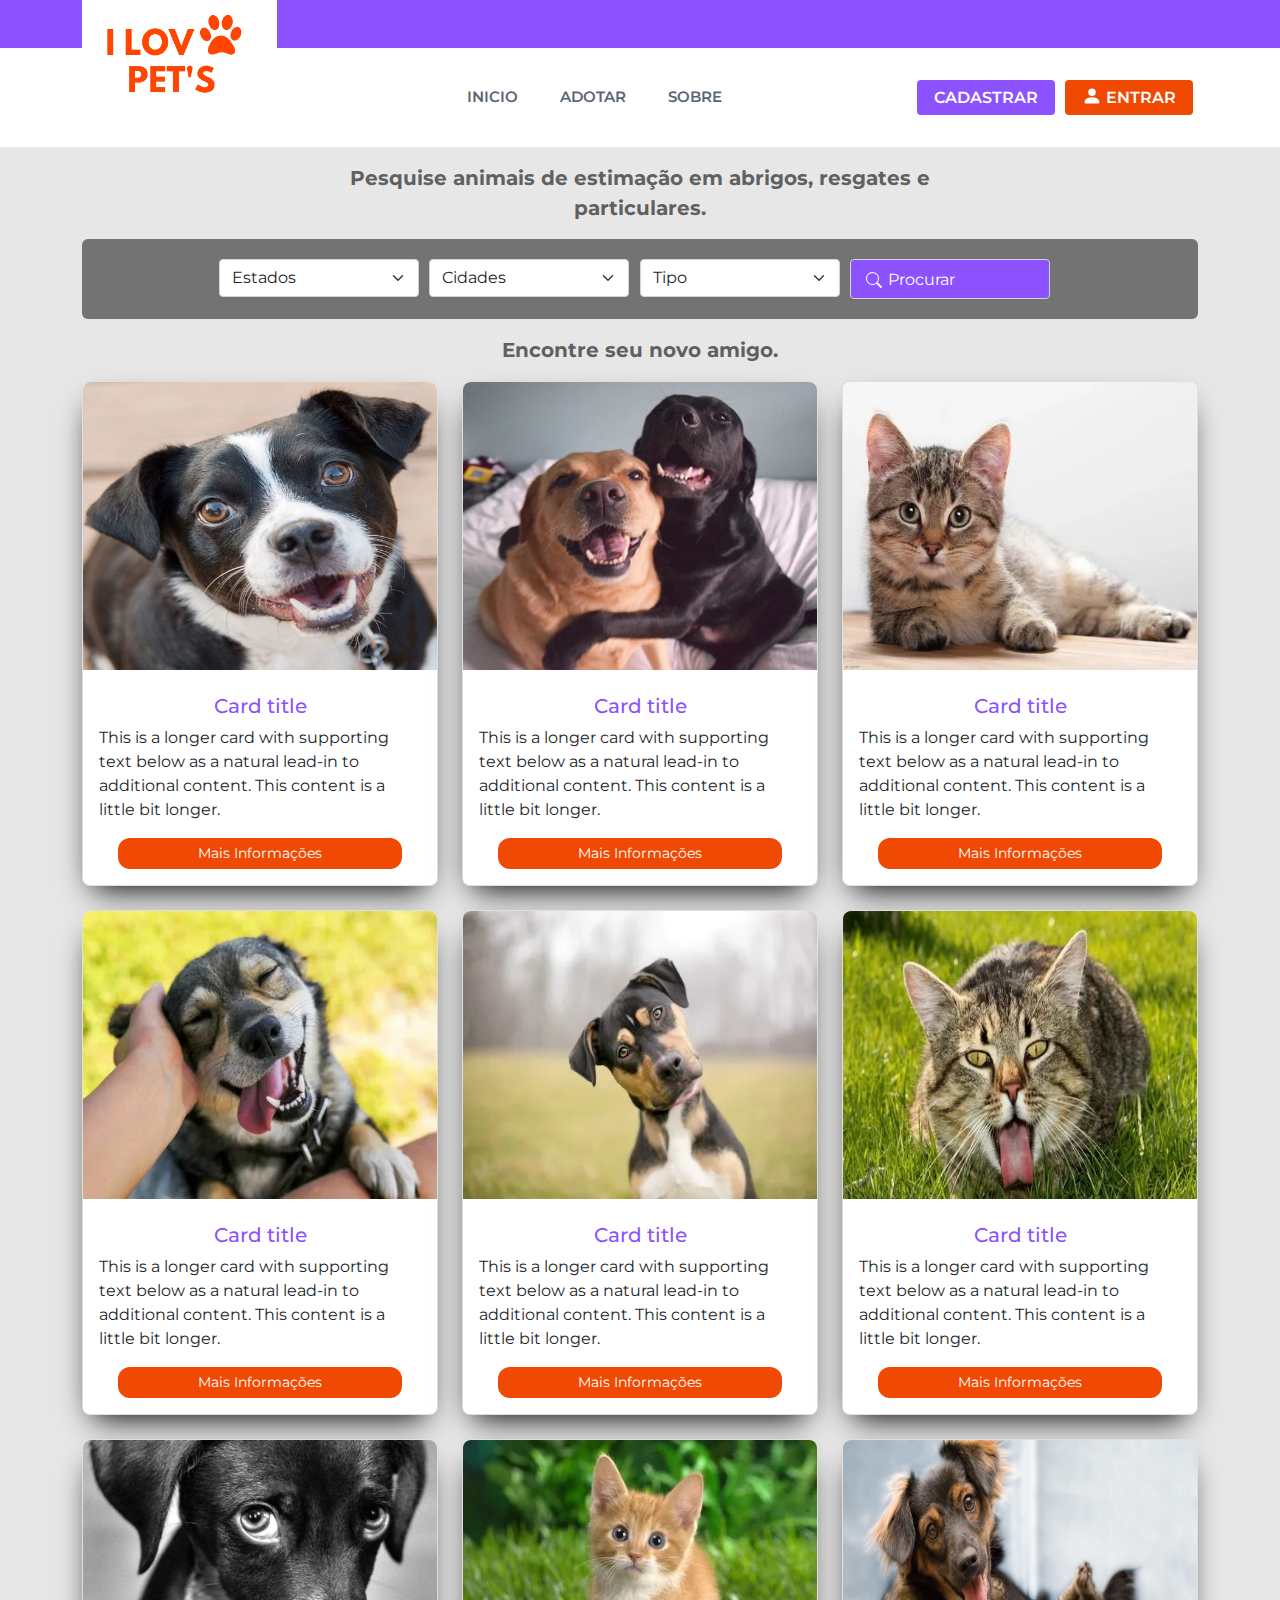
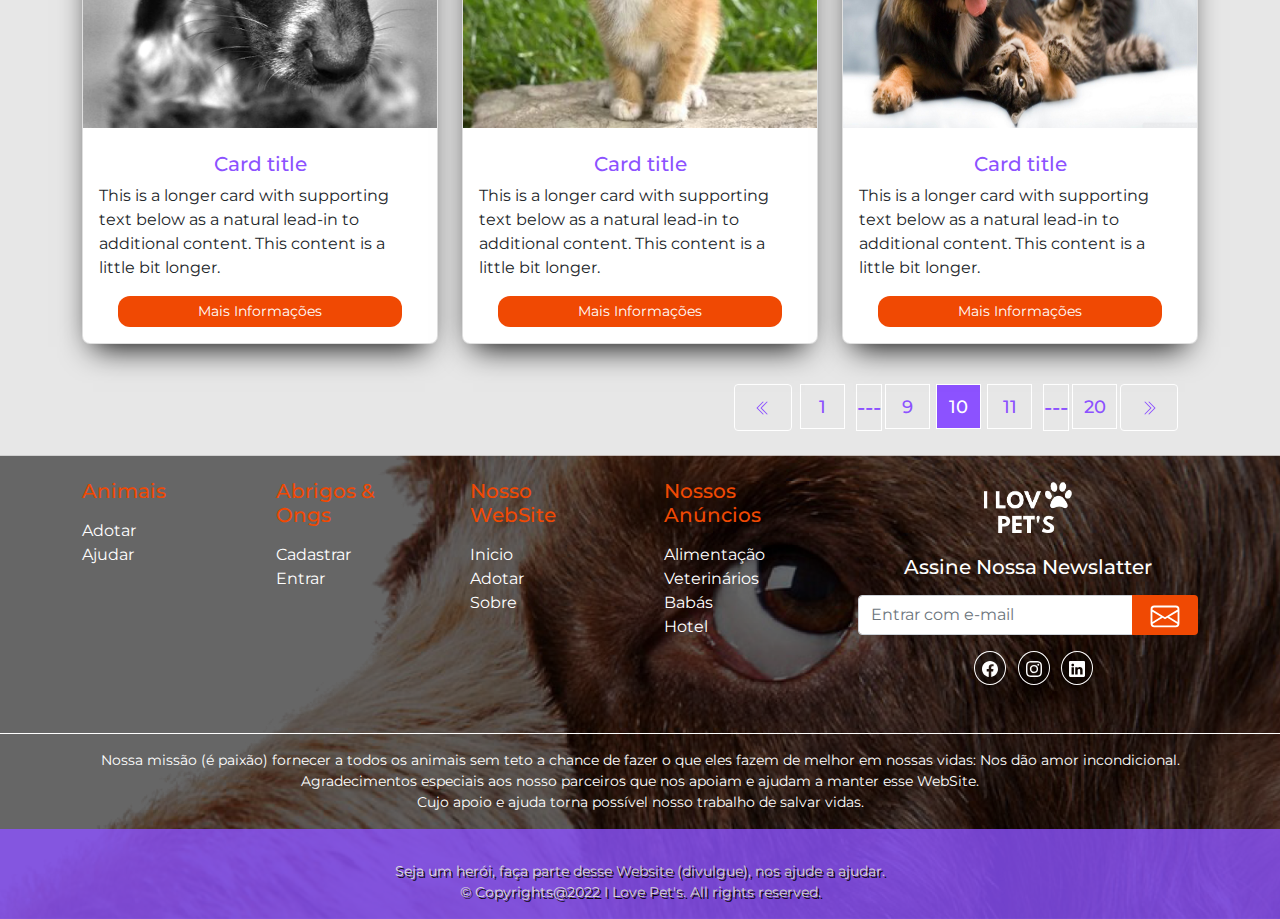
<file: adotar.html>
<!DOCTYPE html>
<html lang="pt-br">
    <head>
        <meta charset="UTF-8">
        <meta http-equiv="X-UA-Compatible" content="IE=edge">
        <meta name="viewport" content="width=device-width, initial-scale=1.0">
        <title>Pet I Love</title>
        <link rel="stylesheet" href="./css/bootstrap.css">
        <link rel="stylesheet" href="./swiper-css/swiper-bundle.min.css">
        <link rel="stylesheet" href="./scss/adote.css">   
    </head>
<body>
    <div class="top-menu">
        <div class="menu">
            <div class="container container-menu">
                <a class="logo" href="index.html">
                    <img class="img" src="./imagem/nav-img/logocor.png" alt="Pet's Love">
                </a>
    
                <ul class="nav nav-menu">
                    <li class="nav-item">
                        <a class="nav-link nav-menu-link" href="index.html">INICIO</a>
                    </li>
                    <li class="nav-item">
                        <a class="nav-link nav-menu-link" href="adotar.html">ADOTAR</a>
                    </li>
                    <li class="nav-item">
                        <a class="nav-link nav-menu-link" href="about.html">SOBRE</a>
                    </li>
                </ul> 
                <ul class="nav nav-login">
                    <li class="btn-cadastrar nav-item">
                        <a class="nav-link btn-c btn" href="sign-uplogin.html">
                            CADASTRAR
                        </a>
                    </li>
                    <li class="nav nav-login nav-item">
                        <a class="nav-link btn-e btn" href="in-sign.html">
                            <span class="icon text me-1 mb-1">
                                <svg xmlns="http://www.w3.org/2000/svg" width="20" height="20" fill="currentColor" class="bi bi-person-fill" viewBox="0 0 16 16">
                                    <path d="M3 14s-1 0-1-1 1-4 6-4 6 3 6 4-1 1-1 1H3zm5-6a3 3 0 1 0 0-6 3 3 0 0 0 0 6z"/>
                                  </svg>
                            </span>ENTRAR
                        </a>
                    </li>
                    <li class="nav-item nav-item-menu-mobile">
                        <button class="btn-sidebar btn btn-primary" type="button" data-bs-toggle="offcanvas" data-bs-target="#MainMenuMobile" aria-controls="MainMenuMobile">
                            <svg xmlns="http://www.w3.org/2000/svg" width="16" height="16" fill="currentColor" class="bi bi-list" viewBox="0 0 16 16">
                                <path fill-rule="evenodd" d="M2.5 12a.5.5 0 0 1 .5-.5h10a.5.5 0 0 1 0 1H3a.5.5 0 0 1-.5-.5zm0-4a.5.5 0 0 1 .5-.5h10a.5.5 0 0 1 0 1H3a.5.5 0 0 1-.5-.5zm0-4a.5.5 0 0 1 .5-.5h10a.5.5 0 0 1 0 1H3a.5.5 0 0 1-.5-.5z"/>
                            </svg>
                        </button>
                    </li>
                </ul>
            </div>
        </div>
    </div>

    <div class="offcanvas offcanvas-start mt-0 pt-0" style="background-image: url('./imagem/nav-img/background-sidebar.jpg');" tabindex="-1" id="MainMenuMobile" aria-labelledby="MainMenuMobileLabel">
        <button type="button" class="btn-fechar btn mt-4 me-2 d-flex justify-content-end" data-bs-dismiss="offcanvas" aria-label="Close">
            <span>
            <i class="bi bi-x-square-fill icon-fechar">
                <svg xmlns="http://www.w3.org/2000/svg" width="25" height="25" fill="currentColor" class="bi bi-x-square-fill" viewBox="0 0 16 16">
                    <path d="M2 0a2 2 0 0 0-2 2v12a2 2 0 0 0 2 2h12a2 2 0 0 0 2-2V2a2 2 0 0 0-2-2H2zm3.354 4.646L8 7.293l2.646-2.647a.5.5 0 0 1 .708.708L8.707 8l2.647 2.646a.5.5 0 0 1-.708.708L8 8.707l-2.646 2.647a.5.5 0 0 1-.708-.708L7.293 8 4.646 5.354a.5.5 0 1 1 .708-.708z"/>
                  </svg>
            </i>
            </span>
        </button>
        <div class="offcanvas-header d-flex justify-content-center align-items-center">
            <h5 class="offcanvas-logo" id="MainMenuMobileLabel">
                <a class="logo text-center" href="index.html">
                    <img class="sidebar-img" src="./imagem/nav-img/logo 1.png" alt="Pet's Love">
                </a>
            </h5>
        </div>
        <div class="sidebar-nav d-flex justify-content-center align-items-center mt-5">
            <nav class="navbar nav-sidebar">
                <div class="container-sidebar">
                    <ul class="sidebar-menu">
                        <li>
                            <a class="dropdown-item text-center my-2" href="index.html">
                                <span>
                                    <i class="bi bi-house-heart mb-3 me-3">
                                        <svg xmlns="http://www.w3.org/2000/svg" width="25" height="25" fill="currentColor" class="bi bi-house-heart" viewBox="0 0 16 16">
                                            <path d="M8 6.982C9.664 5.309 13.825 8.236 8 12 2.175 8.236 6.336 5.309 8 6.982Z"/>
                                            <path d="M8.707 1.5a1 1 0 0 0-1.414 0L.646 8.146a.5.5 0 0 0 .708.707L2 8.207V13.5A1.5 1.5 0 0 0 3.5 15h9a1.5 1.5 0 0 0 1.5-1.5V8.207l.646.646a.5.5 0 0 0 .708-.707L13 5.793V2.5a.5.5 0 0 0-.5-.5h-1a.5.5 0 0 0-.5.5v1.293L8.707 1.5ZM13 7.207V13.5a.5.5 0 0 1-.5.5h-9a.5.5 0 0 1-.5-.5V7.207l5-5 5 5Z"/>
                                          </svg>
                                    </i>
                                </span>INICIO
                            </a>
                        </li>
                        <div class="d-flex justify-content-center align-items-center">
                            <div class="line-one"></div>
                        </div>
                        <li>
                            <a class="dropdown-item text-center my-2" href="adotar.html">
                                <span>
                                    <i class="bi bi-intersect mb-3 me-1">
                                        <svg xmlns="http://www.w3.org/2000/svg" version="1.0" width="20" height="20" viewBox="0 0 512.000000 512.000000" preserveAspectRatio="xMidYMid meet">

                                            <g transform="translate(0.000000,512.000000) scale(0.100000,-0.100000)" fill="#ffffff" stroke="none">
                                            <path d="M1865 4785 c-250 -55 -456 -239 -554 -494 -80 -208 -85 -455 -12 -664 44 -128 101 -217 201 -317 104 -104 170 -148 282 -187 96 -34 261 -42 360 -19 288 67 510 310 585 639 26 117 22 318 -10 439 -110 418 -486 684 -852 603z m294 -326 c124 -61 226 -195 266 -349 23 -86 23 -244 0 -330 -42 -160 -144 -294 -270 -356 -54 -26 -70 -29 -160 -29 -90 0 -106 3 -160 29 -118 58 -222 192 -266 344 -25 86 -27 244 -4 334 49 190 190 352 339 387 76 19 181 6 255 -30z"/>
                                            <path d="M3504 4391 c-296 -47 -548 -292 -635 -616 -30 -111 -30 -307 -1 -416 85 -315 327 -512 626 -510 314 1 588 222 707 569 33 95 34 101 33 262 0 151 -2 172 -26 242 -75 223 -242 392 -447 452 -66 19 -189 27 -257 17z m213 -321 c137 -60 223 -209 223 -387 0 -100 -15 -165 -61 -260 -52 -106 -136 -193 -228 -237 -60 -28 -75 -31 -161 -31 -108 0 -141 12 -215 77 -60 53 -111 159 -126 258 -39 267 154 564 389 599 69 11 123 5 179 -19z"/>
                                            <path d="M468 3795 c-369 -90 -563 -517 -417 -919 83 -230 265 -409 484 -478 98 -31 251 -31 352 0 145 45 276 158 349 303 58 116 77 213 72 359 -4 106 -10 139 -37 219 -46 137 -99 222 -205 326 -73 73 -108 99 -177 133 -138 68 -289 89 -421 57z m279 -320 c32 -16 83 -54 113 -84 210 -212 198 -572 -24 -689 -43 -23 -63 -27 -131 -26 -68 0 -89 4 -135 28 -79 41 -130 86 -177 156 -62 92 -87 175 -88 290 0 105 16 163 67 238 80 117 238 153 375 87z"/>
                                            <path d="M4385 3074 c-38 -8 -116 -37 -171 -64 -265 -128 -444 -411 -444 -700 0 -188 56 -328 179 -450 128 -128 258 -176 446 -167 124 6 211 31 324 93 87 49 234 196 289 289 129 220 145 483 43 690 -50 100 -101 159 -188 219 -135 92 -315 126 -478 90z m232 -299 c29 -9 69 -32 96 -55 204 -180 98 -563 -193 -699 -47 -21 -70 -25 -150 -26 -82 0 -102 3 -144 25 -61 31 -110 88 -137 159 -27 72 -23 208 10 289 92 229 322 365 518 307z"/>
                                            <path d="M2164 2961 c-218 -39 -408 -125 -579 -264 -134 -109 -203 -202 -527 -707 -171 -267 -324 -512 -339 -545 -94 -201 -94 -460 1 -662 102 -218 292 -374 530 -434 71 -18 104 -21 215 -17 113 4 141 9 215 35 385 139 426 148 695 147 168 0 216 -3 302 -22 98 -21 137 -34 373 -118 95 -34 117 -38 230 -42 180 -6 303 24 448 109 80 48 210 180 262 267 70 119 101 225 107 367 6 138 -9 235 -55 344 -26 60 -464 757 -633 1006 -61 90 -182 222 -264 288 -260 211 -643 307 -981 248z m437 -310 c215 -55 402 -179 527 -349 87 -117 593 -914 630 -990 29 -61 35 -87 40 -160 8 -153 -27 -256 -122 -359 -115 -124 -222 -169 -385 -161 -84 4 -110 11 -214 52 -243 95 -434 131 -697 131 -276 0 -464 -35 -710 -132 -101 -40 -127 -46 -211 -51 -80 -4 -109 -1 -168 17 -137 42 -259 154 -312 288 -20 49 -24 76 -24 178 0 107 3 127 26 180 26 62 569 916 645 1016 144 188 370 321 609 359 90 14 278 4 366 -19z"/>
                                            </g>
                                            </svg>
                                    </i>
                                </span>ADOTAR
                            </a>
                        </li>
                        <div class="d-flex justify-content-center align-items-center">
                            <div class="line-one"></div>
                        </div>
                        <li>
                            <a class="dropdown-item text-center my-2" href="about.html">
                                <span>
                                    <i class="bi bi-intersect mb-3 me-3">
                                        <svg xmlns="http://www.w3.org/2000/svg" width="20" height="20" fill="currentColor" class="bi bi-intersect" viewBox="0 0 16 16">
                                            <path d="M0 2a2 2 0 0 1 2-2h8a2 2 0 0 1 2 2v2h2a2 2 0 0 1 2 2v8a2 2 0 0 1-2 2H6a2 2 0 0 1-2-2v-2H2a2 2 0 0 1-2-2V2zm5 10v2a1 1 0 0 0 1 1h8a1 1 0 0 0 1-1V6a1 1 0 0 0-1-1h-2v5a2 2 0 0 1-2 2H5zm6-8V2a1 1 0 0 0-1-1H2a1 1 0 0 0-1 1v8a1 1 0 0 0 1 1h2V6a2 2 0 0 1 2-2h5z"/>
                                          </svg>
                                    </i>
    
                                </span>SOBRE
                            </a>
                        </li>
                        <div class="d-flex justify-content-center align-items-center">
                            <div class="line-one"></div>
                        </div>
                        <li>
                            <a class="dropdown-item text-center my-2" href="in-sign.html">
                                <span>
                                    <i class="bi bi-person-hearts mb-3 me-1">
                                        <svg xmlns="http://www.w3.org/2000/svg" width="20" height="20" fill="currentColor" class="bi bi-person-hearts" viewBox="0 0 16 16">
                                            <path fill-rule="evenodd" d="M11.5 1.246c.832-.855 2.913.642 0 2.566-2.913-1.924-.832-3.421 0-2.566ZM9 5a3 3 0 1 1-6 0 3 3 0 0 1 6 0Zm-9 8c0 1 1 1 1 1h10s1 0 1-1-1-4-6-4-6 3-6 4Zm13.5-8.09c1.387-1.425 4.855 1.07 0 4.277-4.854-3.207-1.387-5.702 0-4.276ZM15 2.165c.555-.57 1.942.428 0 1.711-1.942-1.283-.555-2.281 0-1.71Z"/>
                                          </svg>
                                    </i>
                                </span>ENTRAR
                            </a>
                        </li>
                        <div class="d-flex justify-content-center align-items-center">
                            <div class="line-one"></div>
                        </div>   
                    </ul>
                </div>
            </nav>
        </div> 
    </div>


    <div class="container-adotar container-fluid">
        <div class="container">
            <div class="adotar-top-msg text-center">
                <p>Pesquise animais de estimação em abrigos, resgates e<br> particulares.</p>
            </div>
            <div class="adotar-top-nav-pesquisa">
                <form class="form-inline my-2 my-lg-0">  
                    <div class="adotar-top-buttom input-group">
                        <div class="select my-1">
                            <select class="form-select" aria-label="Default select example">
                                <option selected>Estados</option>
                                <option value="1">One</option>
                                <option value="2">Two</option>
                                <option value="3">Three</option>
                            </select>
                        </div>
                        <div class="select">
                            <select class="form-select my-1" aria-label="Default select example">
                                <option selected>Cidades</option>
                                <option value="1">One</option>
                                <option value="2">Two</option>
                                <option value="3">Three</option>
                            </select>
                        </div>
                        <div class="select my-1">
                            <select class="form-select" aria-label="Default select example">
                                <option selected>Tipo</option>
                                <option value="1">One</option>
                                <option value="2">Two</option>
                                <option value="3">Three</option>
                            </select>    
                        </div> 
                        <div class="select my-1">
                            <div class="search">
                                <i class="fa fa-search">
                                    <svg xmlns="http://www.w3.org/2000/svg" width="16" height="16" fill="currentColor" class="bi bi-search" viewBox="0 0 16 16">
                                    <path d="M11.742 10.344a6.5 6.5 0 1 0-1.397 1.398h-.001c.03.04.062.078.098.115l3.85 3.85a1 1 0 0 0 1.415-1.414l-3.85-3.85a1.007 1.007 0 0 0-.115-.1zM12 6.5a5.5 5.5 0 1 1-11 0 5.5 5.5 0 0 1 11 0z"/>
                                    </svg>
                                </i>
                                <input type="text color-text" class="form-control search-input" placeholder="Procurar">
                            </div>  
                        </div>       
                    </div>
                </form>
            </div> 
            <div class="adotar-top-msg text-center">
                <p>Encontre seu novo amigo.</p>
            </div>
            <!--cardssss-->
            <div class="adotar-row row row-cols-1 row-cols-md-3 g-4">
                <div class="adotar-col col">
                    <div class="adotar-card card h-100">
                        <img src="./imagem/adotar-img/dogqueee.jpg" class="card-img-top"
                        alt=""/>
                        <div class="card-body">
                            <h5 class="card-title text-center">Card title</h5>
                            <p class="card-text">
                                This is a longer card with supporting text below as a natural lead-in to
                                additional content. This content is a little bit longer.
                            </p>
                        </div>
                        <div class="text-center">
                            <button type="button" class="btn-adotar-1 btn btn-sm btn-rounded"><a class="text-decoration-none" href="detail-dog.html">Mais Informações</a></button>
                        </div>
                    </div>
                </div>
                <div class="adotar-col col">
                    <div class="adotar-card card h-100">
                        <img src="./imagem/adotar-img/dogtwo.jpg" class="card-img-top"
                        alt=""/>
                        <div class="card-body">
                            <h5 class="card-title text-center">Card title</h5>
                            <p class="card-text">
                                This is a longer card with supporting text below as a natural lead-in to
                                additional content. This content is a little bit longer.
                            </p>
                        </div>
                        <div class="text-center">
                            <button type="button" class="btn-adotar-1 btn btn-sm btn-rounded"><a class="text-decoration-none" href="detail-dog.html">Mais Informações</a></button>
                        </div>
                    </div>
                </div>
                <div class="adotar-col col">
                    <div class="adotar-card card h-100">
                        <img src="./imagem/adotar-img/cat-dei.jpg" class="card-img-top"
                        alt=""/>
                        <div class="card-body">
                            <h5 class="card-title text-center">Card title</h5>
                            <p class="card-text">
                                This is a longer card with supporting text below as a natural lead-in to
                                additional content. This content is a little bit longer.
                            </p>
                        </div>
                        <div class="text-center">
                            <button type="button" class="btn-adotar-1 btn btn-sm btn-rounded"><a class="text-decoration-none" href="detail-dog.html">Mais Informações</a></button>
                        </div>
                    </div>
                </div>
                <div class="adotar-col col">
                    <div class="adotar-card card h-100">
                        <img src="./imagem/adotar-img/dogcari.jpg" class="card-img-top"
                        alt=""/>
                        <div class="card-body">
                            <h5 class="card-title text-center">Card title</h5>
                            <p class="card-text">
                                This is a longer card with supporting text below as a natural lead-in to
                                additional content. This content is a little bit longer.
                            </p>
                        </div>
                        <div class="text-center">
                            <button type="button" class="btn-adotar-1 btn btn-sm btn-rounded"><a class="text-decoration-none" href="detail-dog.html">Mais Informações</a></button>
                        </div>
                    </div>
                </div>
                <div class="adotar-col col">
                    <div class="adotar-card card h-100">
                        <img src="./imagem/adotar-img/doghum.jpg" class="card-img-top"
                        alt=""/>
                        <div class="card-body">
                            <h5 class="card-title text-center">Card title</h5>
                            <p class="card-text">
                                This is a longer card with supporting text below as a natural lead-in to
                                additional content. This content is a little bit longer.
                            </p>
                        </div>
                        <div class="text-center">
                            <button type="button" class="btn-adotar-1 btn btn-sm btn-rounded"><a class="text-decoration-none" href="detail-dog.html">Mais Informações</a></button>
                        </div>
                    </div>
                </div>
                <div class="adotar-col col">
                    <div class="adotar-card card h-100">
                        <img src="./imagem/adotar-img/cat-lin.jpg" class="card-img-top"
                            alt=""/>
                        <div class="card-body">
                            <h5 class="card-title text-center">Card title</h5>
                            <p class="card-text">
                            This is a longer card with supporting text below as a natural lead-in to
                            additional content. This content is a little bit longer.
                            </p>
                        </div>
                        <div class="text-center">
                            <button type="button" class="btn-adotar-1 btn btn-sm btn-rounded"><a class="text-decoration-none" href="detail-dog.html">Mais Informações</a></button>
                        </div>
                    </div>
                </div>
                <div class="adotar-col col">
                    <div class="adotar-card card h-100">
                      <img src="./imagem/adotar-img/doguinh.jpg" class="card-img-top"
                        alt=""/>
                        <div class="card-body">
                            <h5 class="card-title text-center">Card title</h5>
                            <p class="card-text">
                                This is a longer card with supporting text below as a natural lead-in to
                                additional content. This content is a little bit longer.
                            </p>
                        </div>
                        <div class="text-center">
                            <button type="button" class="btn-adotar-1 btn btn-sm btn-rounded"><a class="text-decoration-none" href="detail-dog.html">Mais Informações</a></button>
                        </div>
                    </div>
                </div>
                <div class="adotar-col col">
                    <div class="adotar-card card h-100">
                      <img src="./imagem/adotar-img/catbeb.jpg" class="card-img-top"
                        alt=""/>
                        <div class="card-body">
                            <h5 class="card-title text-center">Card title</h5>
                            <p class="card-text">
                            This is a longer card with supporting text below as a natural lead-in to
                            additional content. This content is a little bit longer.
                            </p>
                        </div>
                        <div class="text-center">
                            <button type="button" class="btn-adotar-1 btn btn-sm btn-rounded"><a class="text-decoration-none" href="detail-dog.html">Mais Informações</a></button>
                        </div>
                    </div>
                </div>
                <div class="adotar-col col">
                    <div class="adotar-card card h-100">
                      <img src="./imagem/adotar-img/iii.jpg" class="card-img-top"
                        alt=""/>
                        <div class="card-body">
                            <h5 class="card-title text-center">Card title</h5>
                            <p class="card-text">
                            This is a longer card with supporting text below as a natural lead-in to
                            additional content. This content is a little bit longer.
                            </p>
                        </div>
                        <div class="text-center">
                            <button type="button" class="btn-adotar-1 btn btn-sm btn-rounded"><a class="text-decoration-none" href="detail-dog.html">Mais Informações</a></button>
                        </div>
                    </div>
                </div>
            </div>
            <!--pagination-->
            <div class="container d-flex justify-content-end">
                <ul class="pagination">
                  <li class="page-item">
                    <a class="page-link" href="#" aria-label="Previous">
                      <span aria-hidden="true">&laquo;</span>
                    </a>
                  </li>
                  <li class="page-item"><a class="page-link" href="#">1</a></li>
                  <li class="page-item"><a class="page-link" href="#">2</a></li>
                  <li class="page-item"><a class="page-link" href="#">3</a></li>
                  <li class="page-item">
                    <a class="page-link" href="#" aria-label="Next">
                      <span aria-hidden="true">&raquo;</span>
                    </a>
                  </li>
                </ul>
            </div>
        </div>
    </div>
    <footer class="adotar-footer footer-container container-fluid" style="background-image: url('./imagem/footer/background-footer.png');">
        <div class="container py-4">
            <div class="row gy-4 gx-5">
                <div class="col-lg-2 col-md-6 col-sm col">
                    <h5 class="footer-text-white mb-3">Animais</h5>
                    <ul class="list-unstyled text-muted">
                        <li><a href="adotar.html" class="text-decoration-none">Adotar</a></li>
                        <li><a href="#" class="text-decoration-none">Ajudar</a></li>
                    </ul>
                </div>
                <div class="col-lg-2 col-md-6 col-sm col">
                    <h5 class="footer-text-white mb-3">Abrigos & Ongs</h5>
                    <ul class="list-unstyled text-muted">
                        <li><a href="sign-uplogin.html" class="text-decoration-none">Cadastrar</a></li>
                        <li><a href="in-sign.html" class="text-decoration-none">Entrar</a></li>
                    </ul>
                </div>
                <div class="col-lg-2 col-md-6 col-sm col">
                    <h5 class="footer-text-white mb-3">Nosso WebSite</h5>
                    <ul class="list-unstyled text-muted">
                        <li><a href="index.html" class="text-decoration-none">Inicio</a></li>
                        <li><a href="adotar.html" class="text-decoration-none">Adotar</a></li>
                        <li><a href="about.html" class="text-decoration-none">Sobre</a></li>
                    </ul>
                </div>
                <div class="col-lg-2 col-md-6 col-sm col">
                    <h5 class="footer-text-white mb-3">Nossos Anúncios</h5>
                    <ul class="list-unstyled text-muted">
                        <li><a href="#" class="text-decoration-none">Alimentação</a></li>
                        <li><a href="#" class="text-decoration-none">Veterinários</a></li>
                        <li><a href="#" class="text-decoration-none">Babás</a></li>
                        <li><a href="#" class="text-decoration-none">Hotel</a></li>
                    </ul>
                </div>
                <div class="Newsletter col-lg-4 col-md-6">
                    <div class="text-center">
                        <a class="logo" href="">
                            <img class="newsletter-logo img" src="./imagem/footer/logo.png" alt="Pet's Love">
                        </a>
                        <h5 class="text-h5-newsletter text-white mb-3">Assine Nossa Newslatter</h5>
                    </div>
                    <form action="#">
                        <div class="input-group mb-3">
                            <input class="form-control" type="text" placeholder="Entrar com e-mail" aria-label="Entrar com e-mail" aria-describedby="button-addon2">
                            <button class="btn footer-btn-primary" id="button-addon2" type="button"><i class="icon-envelope bi bi-envelope"><svg xmlns="http://www.w3.org/2000/svg" width="16" height="16" fill="currentColor" class="bi bi-envelope" viewBox="0 0 16 16">
                                <path d="M0 4a2 2 0 0 1 2-2h12a2 2 0 0 1 2 2v8a2 2 0 0 1-2 2H2a2 2 0 0 1-2-2V4Zm2-1a1 1 0 0 0-1 1v.217l7 4.2 7-4.2V4a1 1 0 0 0-1-1H2Zm13 2.383-4.708 2.825L15 11.105V5.383Zm-.034 6.876-5.64-3.471L8 9.583l-1.326-.795-5.64 3.47A1 1 0 0 0 2 13h12a1 1 0 0 0 .966-.741ZM1 11.105l4.708-2.897L1 5.383v5.722Z"/>
                              </svg></i>
                            </button>
                        </div>
                    </form>
                    <section class="row mb-4">
                        <div class="d-flex align-items-center justify-content-center ">
                            <!-- Facebook -->
                            <div class="btn-social d-flex justify-content-center">
                                <a class="m-1" href="#!" role="button"
                                  ><i class="bi bi-facebook"><svg xmlns="http://www.w3.org/2000/svg" width="16" height="16" fill="currentColor" class="bi bi-facebook" viewBox="0 0 16 16">
                                    <path d="M16 8.049c0-4.446-3.582-8.05-8-8.05C3.58 0-.002 3.603-.002 8.05c0 4.017 2.926 7.347 6.75 7.951v-5.625h-2.03V8.05H6.75V6.275c0-2.017 1.195-3.131 3.022-3.131.876 0 1.791.157 1.791.157v1.98h-1.009c-.993 0-1.303.621-1.303 1.258v1.51h2.218l-.354 2.326H9.25V16c3.824-.604 6.75-3.934 6.75-7.951z"/>
                                  </svg></i>
                                </a>
                            </div>
                            <!-- Instagram -->
                            <div class="btn-social d-flex justify-content-center">
                                <a class="m-1" href="#!" role="button"
                                  ><i class="bi bi-instagram"><svg xmlns="http://www.w3.org/2000/svg" width="16" height="16" fill="currentColor" class="bi bi-instagram" viewBox="0 0 16 16">
                                    <path d="M8 0C5.829 0 5.556.01 4.703.048 3.85.088 3.269.222 2.76.42a3.917 3.917 0 0 0-1.417.923A3.927 3.927 0 0 0 .42 2.76C.222 3.268.087 3.85.048 4.7.01 5.555 0 5.827 0 8.001c0 2.172.01 2.444.048 3.297.04.852.174 1.433.372 1.942.205.526.478.972.923 1.417.444.445.89.719 1.416.923.51.198 1.09.333 1.942.372C5.555 15.99 5.827 16 8 16s2.444-.01 3.298-.048c.851-.04 1.434-.174 1.943-.372a3.916 3.916 0 0 0 1.416-.923c.445-.445.718-.891.923-1.417.197-.509.332-1.09.372-1.942C15.99 10.445 16 10.173 16 8s-.01-2.445-.048-3.299c-.04-.851-.175-1.433-.372-1.941a3.926 3.926 0 0 0-.923-1.417A3.911 3.911 0 0 0 13.24.42c-.51-.198-1.092-.333-1.943-.372C10.443.01 10.172 0 7.998 0h.003zm-.717 1.442h.718c2.136 0 2.389.007 3.232.046.78.035 1.204.166 1.486.275.373.145.64.319.92.599.28.28.453.546.598.92.11.281.24.705.275 1.485.039.843.047 1.096.047 3.231s-.008 2.389-.047 3.232c-.035.78-.166 1.203-.275 1.485a2.47 2.47 0 0 1-.599.919c-.28.28-.546.453-.92.598-.28.11-.704.24-1.485.276-.843.038-1.096.047-3.232.047s-2.39-.009-3.233-.047c-.78-.036-1.203-.166-1.485-.276a2.478 2.478 0 0 1-.92-.598 2.48 2.48 0 0 1-.6-.92c-.109-.281-.24-.705-.275-1.485-.038-.843-.046-1.096-.046-3.233 0-2.136.008-2.388.046-3.231.036-.78.166-1.204.276-1.486.145-.373.319-.64.599-.92.28-.28.546-.453.92-.598.282-.11.705-.24 1.485-.276.738-.034 1.024-.044 2.515-.045v.002zm4.988 1.328a.96.96 0 1 0 0 1.92.96.96 0 0 0 0-1.92zm-4.27 1.122a4.109 4.109 0 1 0 0 8.217 4.109 4.109 0 0 0 0-8.217zm0 1.441a2.667 2.667 0 1 1 0 5.334 2.667 2.667 0 0 1 0-5.334z"/>
                                  </svg></i>
                                </a>
                            </div>
                            <!-- Linkedin -->
                            <div class="btn-social d-flex justify-content-center">
                                <a class="m-1" href="#!" role="button"
                                  ><i class="bi bi-linkedin"><svg xmlns="http://www.w3.org/2000/svg" width="16" height="16" fill="currentColor" class="bi bi-linkedin" viewBox="0 0 16 16">
                                    <path d="M0 1.146C0 .513.526 0 1.175 0h13.65C15.474 0 16 .513 16 1.146v13.708c0 .633-.526 1.146-1.175 1.146H1.175C.526 16 0 15.487 0 14.854V1.146zm4.943 12.248V6.169H2.542v7.225h2.401zm-1.2-8.212c.837 0 1.358-.554 1.358-1.248-.015-.709-.52-1.248-1.342-1.248-.822 0-1.359.54-1.359 1.248 0 .694.521 1.248 1.327 1.248h.016zm4.908 8.212V9.359c0-.216.016-.432.08-.586.173-.431.568-.878 1.232-.878.869 0 1.216.662 1.216 1.634v3.865h2.401V9.25c0-2.22-1.184-3.252-2.764-3.252-1.274 0-1.845.7-2.165 1.193v.025h-.016a5.54 5.54 0 0 1 .016-.025V6.169h-2.4c.03.678 0 7.225 0 7.225h2.4z"/>
                                  </svg></i>
                                </a>
                            </div>

                        </div>
                    </section>
                </div>
            </div>
        </div>
        <div class="linha-footer"></div>
        <p class="text-linha-footer small text-muted text-center">Nossa missão (é paixão) fornecer a todos os animais sem teto
            a chance de fazer o que eles fazem de melhor em nossas vidas: Nos dão amor incondicional.
            <br>Agradecimentos especiais aos nosso parceiros que nos apoiam e ajudam a manter esse WebSite.
            <br>Cujo apoio e ajuda torna possível nosso trabalho de salvar vidas.
        </p>
        <div class="faixa-footer footer-copyright text-center py-3">
            <p class="faixa-text-1 small text-muted">Seja um herói, faça parte desse Website (divulgue), nos ajude a ajudar.</p>
            <p class="faixa-text-2 small text-muted mb-0">&copy; Copyrights@2022 I Love Pet's. All rights reserved.</p>
        </div>
    </footer>
    


    <script src="./js/bootstrap.bundle.min.js"></script>
    <script src="./swiper-js/swiper-bundle.min.js"></script>
    <script src="./js/pagination.js"></script>
    
</body>
</html>
</file>
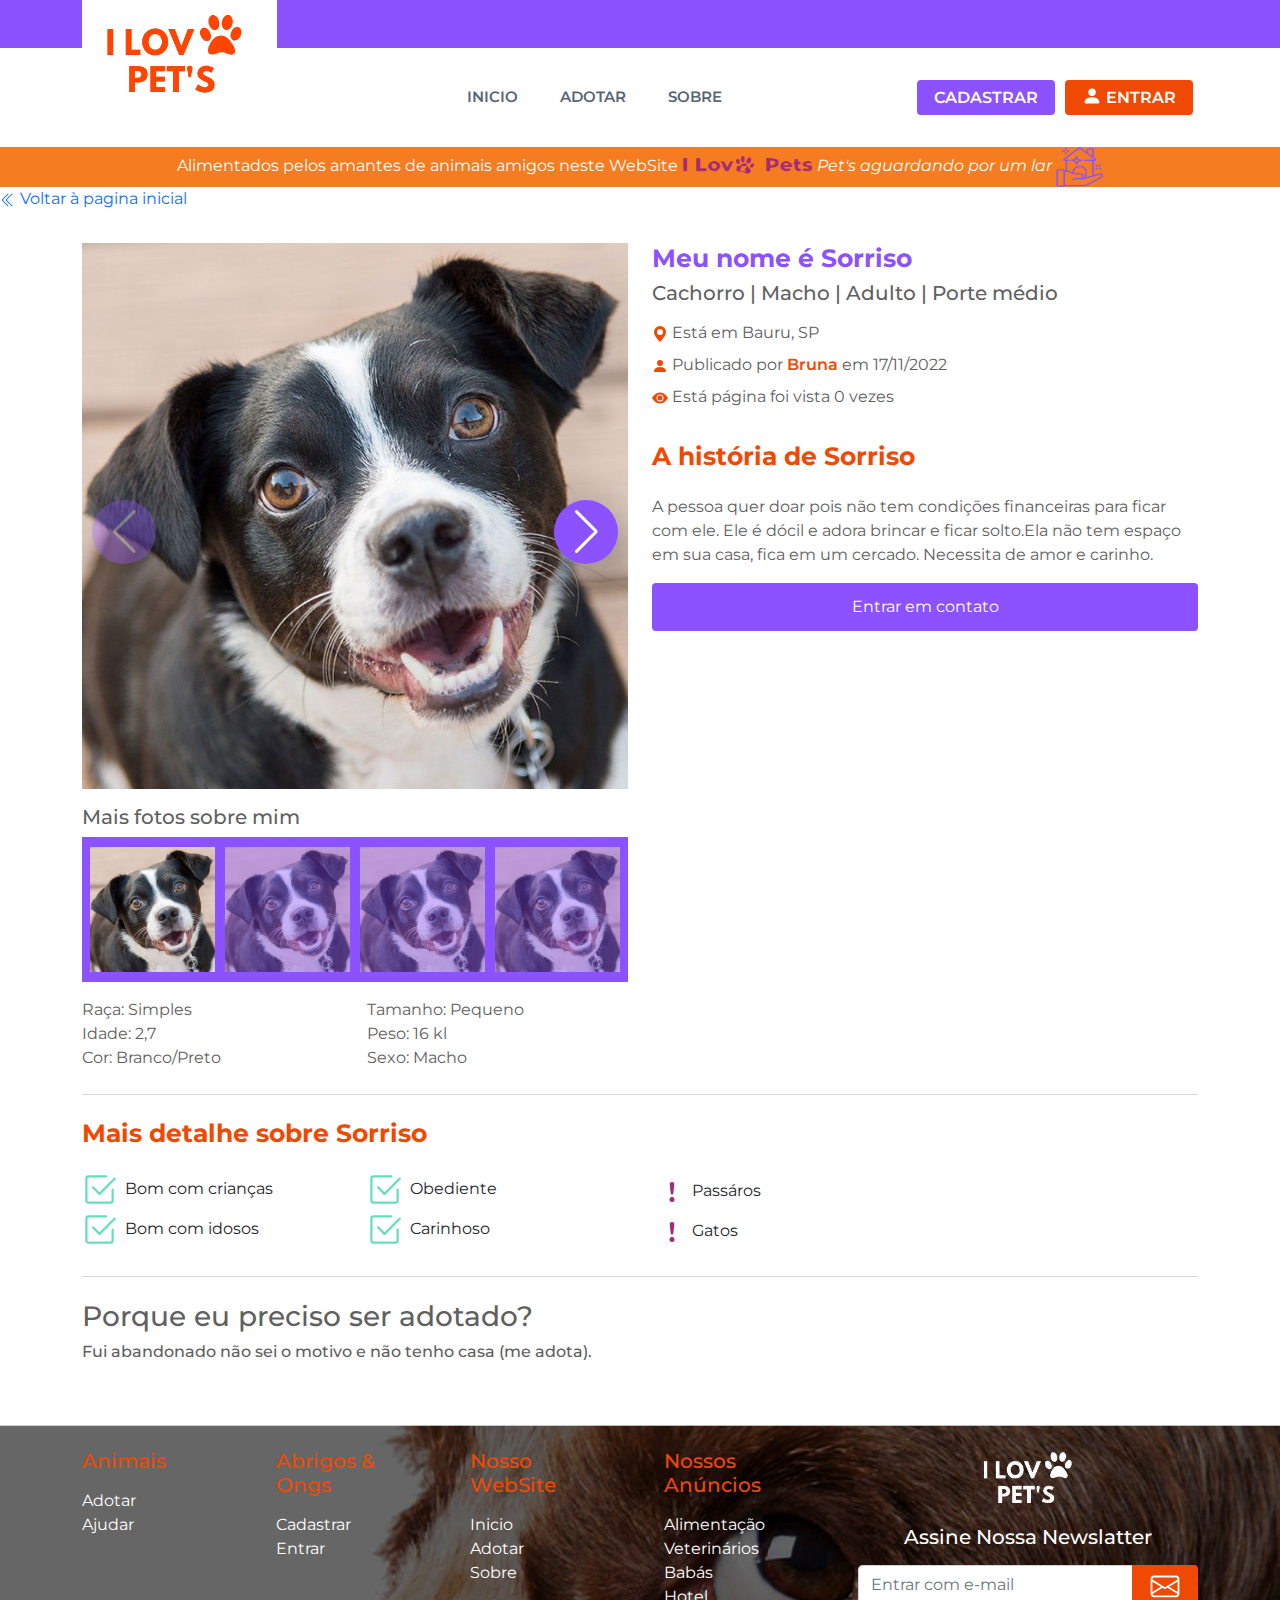
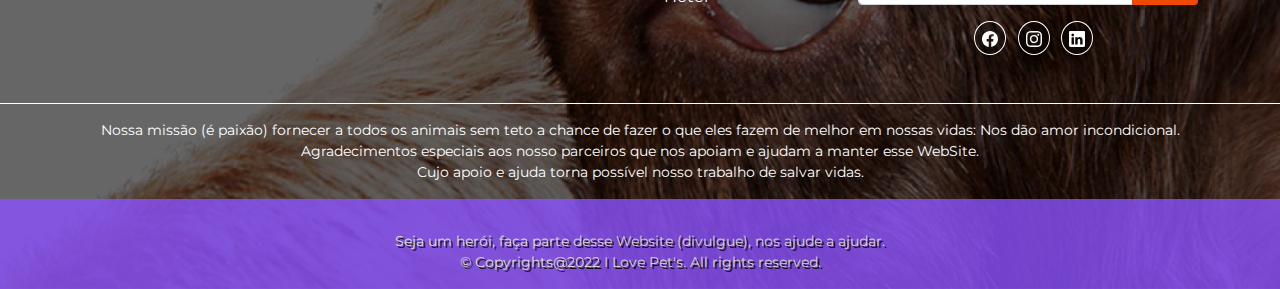
<file: detail-dog.html>
<!DOCTYPE html>
<html lang="en">
<head>
    <meta charset="UTF-8">
    <meta http-equiv="X-UA-Compatible" content="IE=edge">
    <meta name="viewport" content="width=device-width, initial-scale=1.0">
    <title>Pet I Love</title>
    <link rel="stylesheet" href="./css/bootstrap.css">
    <link rel="stylesheet" href="./swiper-css/swiper-bundle.min.css">
    <link rel="stylesheet" href="./scss/adote.css">
</head>
<body>
    <div class="top-menu">
        <div class="menu">
            <div class="container container-menu">
                <a class="logo" href="index.html">
                    <img class="img" src="./imagem/nav-img/logocor.png" alt="Pet's Love">
                </a>
    
                <ul class="nav nav-menu">
                    <li class="nav-item">
                        <a class="nav-link nav-menu-link" href="index.html">INICIO</a>
                    </li>
                    <li class="nav-item">
                        <a class="nav-link nav-menu-link" href="adotar.html">ADOTAR</a>
                    </li>
                    <li class="nav-item">
                        <a class="nav-link nav-menu-link" href="about.html">SOBRE</a>
                    </li>
                </ul> 
                <ul class="nav nav-login">
                    <li class="btn-cadastrar nav-item">
                        <a class="nav-link btn-c btn" href="sign-uplogin.html">
                            CADASTRAR
                        </a>
                    </li>
                    <li class="nav nav-login nav-item">
                        <a class="nav-link btn-e btn" href="in-sign.html">
                            <span class="icon text me-1 mb-1">
                                <svg xmlns="http://www.w3.org/2000/svg" width="20" height="20" fill="currentColor" class="bi bi-person-fill" viewBox="0 0 16 16">
                                    <path d="M3 14s-1 0-1-1 1-4 6-4 6 3 6 4-1 1-1 1H3zm5-6a3 3 0 1 0 0-6 3 3 0 0 0 0 6z"/>
                                  </svg>
                            </span>ENTRAR
                        </a>
                    </li>
                    <li class="nav-item nav-item-menu-mobile">
                        <button class="btn-sidebar btn btn-primary" type="button" data-bs-toggle="offcanvas" data-bs-target="#MainMenuMobile" aria-controls="MainMenuMobile">
                            <svg xmlns="http://www.w3.org/2000/svg" width="16" height="16" fill="currentColor" class="bi bi-list" viewBox="0 0 16 16">
                                <path fill-rule="evenodd" d="M2.5 12a.5.5 0 0 1 .5-.5h10a.5.5 0 0 1 0 1H3a.5.5 0 0 1-.5-.5zm0-4a.5.5 0 0 1 .5-.5h10a.5.5 0 0 1 0 1H3a.5.5 0 0 1-.5-.5zm0-4a.5.5 0 0 1 .5-.5h10a.5.5 0 0 1 0 1H3a.5.5 0 0 1-.5-.5z"/>
                            </svg>
                        </button>
                    </li>
                </ul>
            </div>
        </div>
    </div>

    <div class="offcanvas offcanvas-start mt-0 pt-0" style="background-image: url('./imagem/nav-img/background-sidebar.jpg');" tabindex="-1" id="MainMenuMobile" aria-labelledby="MainMenuMobileLabel">
        <button type="button" class="btn-fechar btn mt-4 me-2 d-flex justify-content-end" data-bs-dismiss="offcanvas" aria-label="Close">
            <span>
            <i class="bi bi-x-square-fill icon-fechar">
                <svg xmlns="http://www.w3.org/2000/svg" width="25" height="25" fill="currentColor" class="bi bi-x-square-fill" viewBox="0 0 16 16">
                    <path d="M2 0a2 2 0 0 0-2 2v12a2 2 0 0 0 2 2h12a2 2 0 0 0 2-2V2a2 2 0 0 0-2-2H2zm3.354 4.646L8 7.293l2.646-2.647a.5.5 0 0 1 .708.708L8.707 8l2.647 2.646a.5.5 0 0 1-.708.708L8 8.707l-2.646 2.647a.5.5 0 0 1-.708-.708L7.293 8 4.646 5.354a.5.5 0 1 1 .708-.708z"/>
                  </svg>
            </i>
            </span>
        </button>
        <div class="offcanvas-header d-flex justify-content-center align-items-center">
            <h5 class="offcanvas-logo" id="MainMenuMobileLabel">
                <a class="logo text-center" href="index.html">
                    <img class="sidebar-img" src="./imagem/nav-img/logo 1.png" alt="Pet's Love">
                </a>
            </h5>
        </div>
        <div class="sidebar-nav d-flex justify-content-center align-items-center mt-5">
            <nav class="navbar nav-sidebar">
                <div class="container-sidebar">
                    <ul class="sidebar-menu">
                        <li>
                            <a class="dropdown-item text-center my-2" href="index.html">
                                <span>
                                    <i class="bi bi-house-heart mb-3 me-3">
                                        <svg xmlns="http://www.w3.org/2000/svg" width="25" height="25" fill="currentColor" class="bi bi-house-heart" viewBox="0 0 16 16">
                                            <path d="M8 6.982C9.664 5.309 13.825 8.236 8 12 2.175 8.236 6.336 5.309 8 6.982Z"/>
                                            <path d="M8.707 1.5a1 1 0 0 0-1.414 0L.646 8.146a.5.5 0 0 0 .708.707L2 8.207V13.5A1.5 1.5 0 0 0 3.5 15h9a1.5 1.5 0 0 0 1.5-1.5V8.207l.646.646a.5.5 0 0 0 .708-.707L13 5.793V2.5a.5.5 0 0 0-.5-.5h-1a.5.5 0 0 0-.5.5v1.293L8.707 1.5ZM13 7.207V13.5a.5.5 0 0 1-.5.5h-9a.5.5 0 0 1-.5-.5V7.207l5-5 5 5Z"/>
                                          </svg>
                                    </i>
                                </span>INICIO
                            </a>
                        </li>
                        <div class="d-flex justify-content-center align-items-center">
                            <div class="line-one"></div>
                        </div>
                        <li>
                            <a class="dropdown-item text-center my-2" href="adotar.html">
                                <span>
                                    <i class="bi bi-intersect mb-3 me-1">
                                        <svg xmlns="http://www.w3.org/2000/svg" version="1.0" width="20" height="20" viewBox="0 0 512.000000 512.000000" preserveAspectRatio="xMidYMid meet">

                                            <g transform="translate(0.000000,512.000000) scale(0.100000,-0.100000)" fill="#ffffff" stroke="none">
                                            <path d="M1865 4785 c-250 -55 -456 -239 -554 -494 -80 -208 -85 -455 -12 -664 44 -128 101 -217 201 -317 104 -104 170 -148 282 -187 96 -34 261 -42 360 -19 288 67 510 310 585 639 26 117 22 318 -10 439 -110 418 -486 684 -852 603z m294 -326 c124 -61 226 -195 266 -349 23 -86 23 -244 0 -330 -42 -160 -144 -294 -270 -356 -54 -26 -70 -29 -160 -29 -90 0 -106 3 -160 29 -118 58 -222 192 -266 344 -25 86 -27 244 -4 334 49 190 190 352 339 387 76 19 181 6 255 -30z"/>
                                            <path d="M3504 4391 c-296 -47 -548 -292 -635 -616 -30 -111 -30 -307 -1 -416 85 -315 327 -512 626 -510 314 1 588 222 707 569 33 95 34 101 33 262 0 151 -2 172 -26 242 -75 223 -242 392 -447 452 -66 19 -189 27 -257 17z m213 -321 c137 -60 223 -209 223 -387 0 -100 -15 -165 -61 -260 -52 -106 -136 -193 -228 -237 -60 -28 -75 -31 -161 -31 -108 0 -141 12 -215 77 -60 53 -111 159 -126 258 -39 267 154 564 389 599 69 11 123 5 179 -19z"/>
                                            <path d="M468 3795 c-369 -90 -563 -517 -417 -919 83 -230 265 -409 484 -478 98 -31 251 -31 352 0 145 45 276 158 349 303 58 116 77 213 72 359 -4 106 -10 139 -37 219 -46 137 -99 222 -205 326 -73 73 -108 99 -177 133 -138 68 -289 89 -421 57z m279 -320 c32 -16 83 -54 113 -84 210 -212 198 -572 -24 -689 -43 -23 -63 -27 -131 -26 -68 0 -89 4 -135 28 -79 41 -130 86 -177 156 -62 92 -87 175 -88 290 0 105 16 163 67 238 80 117 238 153 375 87z"/>
                                            <path d="M4385 3074 c-38 -8 -116 -37 -171 -64 -265 -128 -444 -411 -444 -700 0 -188 56 -328 179 -450 128 -128 258 -176 446 -167 124 6 211 31 324 93 87 49 234 196 289 289 129 220 145 483 43 690 -50 100 -101 159 -188 219 -135 92 -315 126 -478 90z m232 -299 c29 -9 69 -32 96 -55 204 -180 98 -563 -193 -699 -47 -21 -70 -25 -150 -26 -82 0 -102 3 -144 25 -61 31 -110 88 -137 159 -27 72 -23 208 10 289 92 229 322 365 518 307z"/>
                                            <path d="M2164 2961 c-218 -39 -408 -125 -579 -264 -134 -109 -203 -202 -527 -707 -171 -267 -324 -512 -339 -545 -94 -201 -94 -460 1 -662 102 -218 292 -374 530 -434 71 -18 104 -21 215 -17 113 4 141 9 215 35 385 139 426 148 695 147 168 0 216 -3 302 -22 98 -21 137 -34 373 -118 95 -34 117 -38 230 -42 180 -6 303 24 448 109 80 48 210 180 262 267 70 119 101 225 107 367 6 138 -9 235 -55 344 -26 60 -464 757 -633 1006 -61 90 -182 222 -264 288 -260 211 -643 307 -981 248z m437 -310 c215 -55 402 -179 527 -349 87 -117 593 -914 630 -990 29 -61 35 -87 40 -160 8 -153 -27 -256 -122 -359 -115 -124 -222 -169 -385 -161 -84 4 -110 11 -214 52 -243 95 -434 131 -697 131 -276 0 -464 -35 -710 -132 -101 -40 -127 -46 -211 -51 -80 -4 -109 -1 -168 17 -137 42 -259 154 -312 288 -20 49 -24 76 -24 178 0 107 3 127 26 180 26 62 569 916 645 1016 144 188 370 321 609 359 90 14 278 4 366 -19z"/>
                                            </g>
                                            </svg>
                                    </i>
                                </span>ADOTAR
                            </a>
                        </li>
                        <div class="d-flex justify-content-center align-items-center">
                            <div class="line-one"></div>
                        </div>
                        <li>
                            <a class="dropdown-item text-center my-2" href="about.html">
                                <span>
                                    <i class="bi bi-intersect mb-3 me-3">
                                        <svg xmlns="http://www.w3.org/2000/svg" width="20" height="20" fill="currentColor" class="bi bi-intersect" viewBox="0 0 16 16">
                                            <path d="M0 2a2 2 0 0 1 2-2h8a2 2 0 0 1 2 2v2h2a2 2 0 0 1 2 2v8a2 2 0 0 1-2 2H6a2 2 0 0 1-2-2v-2H2a2 2 0 0 1-2-2V2zm5 10v2a1 1 0 0 0 1 1h8a1 1 0 0 0 1-1V6a1 1 0 0 0-1-1h-2v5a2 2 0 0 1-2 2H5zm6-8V2a1 1 0 0 0-1-1H2a1 1 0 0 0-1 1v8a1 1 0 0 0 1 1h2V6a2 2 0 0 1 2-2h5z"/>
                                          </svg>
                                    </i>
    
                                </span>SOBRE
                            </a>
                        </li>
                        <div class="d-flex justify-content-center align-items-center">
                            <div class="line-one"></div>
                        </div>
                        <li>
                            <a class="dropdown-item text-center my-2" href="in-sign.html">
                                <span>
                                    <i class="bi bi-person-hearts mb-3 me-1">
                                        <svg xmlns="http://www.w3.org/2000/svg" width="20" height="20" fill="currentColor" class="bi bi-person-hearts" viewBox="0 0 16 16">
                                            <path fill-rule="evenodd" d="M11.5 1.246c.832-.855 2.913.642 0 2.566-2.913-1.924-.832-3.421 0-2.566ZM9 5a3 3 0 1 1-6 0 3 3 0 0 1 6 0Zm-9 8c0 1 1 1 1 1h10s1 0 1-1-1-4-6-4-6 3-6 4Zm13.5-8.09c1.387-1.425 4.855 1.07 0 4.277-4.854-3.207-1.387-5.702 0-4.276ZM15 2.165c.555-.57 1.942.428 0 1.711-1.942-1.283-.555-2.281 0-1.71Z"/>
                                          </svg>
                                    </i>
                                </span>ENTRAR
                            </a>
                        </li>
                        <div class="d-flex justify-content-center align-items-center">
                            <div class="line-one"></div>
                        </div>   
                    </ul>
                </div>
            </nav>
        </div> 
    </div>


    <div class="detail-container container-fluid">
        <div class="detail-faixa row">
            <p class="detail-text text-center align-middle">Alimentados pelos amantes de animais amigos neste WebSite 
                <img class="detail-img" src="./imagem/detail-dog/logo-detail.png" alt="">
                <span class="detail-text-italic">Pet's aguardando por um lar
                    <img class="house-detail" src="./imagem/detail-dog/house-detail.png" alt="">
                </span>
            </p>
        </div>
        <div class="detail-back">
            <a class="detail-border text-decoration-none"action="action" value="" onclick="window.history.go(-1); return false;">
                <i class="detail-icon bi bi-chevron-double-left"><svg xmlns="http://www.w3.org/2000/svg" width="16" height="16" fill="currentColor" class="bi bi-chevron-double-left" viewBox="0 0 16 16">
                    <path fill-rule="evenodd" d="M8.354 1.646a.5.5 0 0 1 0 .708L2.707 8l5.647 5.646a.5.5 0 0 1-.708.708l-6-6a.5.5 0 0 1 0-.708l6-6a.5.5 0 0 1 .708 0z"/>
                    <path fill-rule="evenodd" d="M12.354 1.646a.5.5 0 0 1 0 .708L6.707 8l5.647 5.646a.5.5 0 0 1-.708.708l-6-6a.5.5 0 0 1 0-.708l6-6a.5.5 0 0 1 .708 0z"/>
                </svg>
                </i>
                <span class="detail-text">Voltar à pagina inicial</span>
            </a>
        </div>
        <div class="container">
            <div class="row detail-row">
                <div class="detail-photo col-12 col-md-6 col-sm-12 gy-3">
                    <div class="cards-swiper">
                        <div class="swiper mySwiper2">
                            <div class="swiper-wrapper">
                                <div class="swiper-slide">
                                    <img class="img-carousel-detail" src="./imagem/detail-dog/dogqueee.jpg" alt=""/>
                                </div>
                                <div class="swiper-slide">
                                    <img class="img-carousel-detail" src="./imagem/detail-dog/dogqueee.jpg" alt=""/>
                                </div>
                                <div class="swiper-slide">
                                    <img class="img-carousel-detail" src="./imagem/detail-dog/dogqueee.jpg" alt=""/>
                                </div>
                                <div class="swiper-slide">
                                    <img class="img-carousel-detail" src="./imagem/detail-dog/dogqueee.jpg" alt=""/>
                                </div>
                                <div class="swiper-slide">
                                    <img class="img-carousel-detail" src="./imagem/detail-dog/dogqueee.jpg" alt=""/>
                                </div>
                                <div class="swiper-slide">
                                    <img class="img-carousel-detail" src="./imagem/detail-dog/dogqueee.jpg" alt=""/>
                                </div>
                                <div class="swiper-slide">
                                    <img class="img-carousel-detail" src="./imagem/detail-dog/dogqueee.jpg" alt=""/>  
                                </div>
                            </div>
                            <div class="swiper-button-next"></div>
                            <div class="swiper-button-prev"></div>
                        </div>
                        <h5 class="mt-3">Mais fotos sobre mim</h5>
                        <div thumbsSlider="" class="color-mySwiper swiper mySwiper">
                            <div class="swiper-wrapper">
                                <div class="swiper-slide">
                                    <img class="img-carousel-detail" src="./imagem/detail-dog/dogqueee.jpg" alt=""/>
                                </div>
                                <div class="swiper-slide">
                                    <img class="img-carousel-detail" src="./imagem/detail-dog/dogqueee.jpg" alt=""/>
                                </div>
                                <div class="swiper-slide">
                                    <img class="img-carousel-detail" src="./imagem/detail-dog/dogqueee.jpg" alt=""/>
                                </div>
                                <div class="swiper-slide">
                                    <img class="img-carousel-detail" src="./imagem/detail-dog/dogqueee.jpg" alt=""/>
                                </div>
                                <div class="swiper-slide">
                                    <img class="img-carousel-detail" src="./imagem/detail-dog/dogqueee.jpg" alt=""/>
                                </div>
                                <div class="swiper-slide">
                                    <img class="img-carousel-detail" src="./imagem/detail-dog/dogqueee.jpg" alt=""/>
                                </div>
                                <div class="swiper-slide">
                                    <img class="img-carousel-detail" src="./imagem/detail-dog/dogqueee.jpg" alt=""/>
                                </div>
                            </div>
                        </div>
                    </div>
                    <div class="row mt-3">
                        <div class="col-6 col-sm-6">Raça: Simples</div>
                        <div class="col-6 col-sm-6">Tamanho: Pequeno</div>
                        <div class="w-100"></div>
                        <div class="col-6 col-sm-6">Idade: 2,7</div>
                        <div class="col-6 col-sm-6">Peso: 16 kl</div>
                        <div class="w-100"></div>
                        <div class="col-6 col-sm-6">Cor: Branco/Preto</div>
                        <div class="col-6 col-sm-6">Sexo: Macho</div>
                    </div>  
                </div>
                <div class="detail-text-btn col-12 col-md-6 col-sm-12 gy-3">
                    <div class="col-sm-12">
                        <div class="card-detail card border-0 m-0">
                            <div class="card-body p-0">
                                <h5 class="name">Meu nome é Sorriso</h5>
                                <h3 class="mb-3">Cachorro | Macho | Adulto | Porte médio</h3>
                                <div class="mb-4">
                                    <p class="card-title"><i class="color-icon bi bi-geo-alt-fill pe-1"><svg xmlns="http://www.w3.org/2000/svg" width="16" height="16" fill="currentColor" class="bi bi-geo-alt-fill" viewBox="0 0 16 16">
                                        <path d="M8 16s6-5.686 6-10A6 6 0 0 0 2 6c0 4.314 6 10 6 10zm0-7a3 3 0 1 1 0-6 3 3 0 0 1 0 6z"/>
                                      </svg></i>Está em Bauru, SP
                                    </p>
                                    <p class="card-title"><i class="color-icon bi bi-person-fill pe-1"><svg xmlns="http://www.w3.org/2000/svg" width="16" height="16" fill="currentColor" class="bi bi-person-fill" viewBox="0 0 16 16">
                                        <path d="M3 14s-1 0-1-1 1-4 6-4 6 3 6 4-1 1-1 1H3Zm5-6a3 3 0 1 0 0-6 3 3 0 0 0 0 6Z"/>
                                      </svg></i>Publicado por <a href="" target="">Bruna</a> em 17/11/2022
                                    </p>
                                    <p class="card-title"><i class="color-icon bi bi-eye-fill pe-1"><svg xmlns="http://www.w3.org/2000/svg" width="16" height="16" fill="currentColor" class="bi bi-eye-fill" viewBox="0 0 16 16">
                                        <path d="M10.5 8a2.5 2.5 0 1 1-5 0 2.5 2.5 0 0 1 5 0z"/>
                                        <path d="M0 8s3-5.5 8-5.5S16 8 16 8s-3 5.5-8 5.5S0 8 0 8zm8 3.5a3.5 3.5 0 1 0 0-7 3.5 3.5 0 0 0 0 7z"/>
                                      </svg></i>Está página foi vista 0 vezes
                                    </p>
                                </div>
                            </div>
                            <div class="card-body p-0">
                                <h3 class="mt-2 name-color">A história de Sorriso</h3>
                                <p class="mt-4">
                                    A pessoa quer doar pois não tem condições financeiras para ficar com ele.
                                    Ele é dócil e adora brincar e ficar solto.Ela não tem espaço em sua casa, 
                                    fica em um cercado. Necessita de amor e carinho.
                                </p>  
                            </div>
                            <div class="detail-button d-grid gap-2">
                                <button class="detail-btn btn" type="button">Entrar em contato</button>
                            </div>
                        </div>
                    </div>
                </div>
            </div>
            <div class="linha-detail-one mt-4 mb-4"></div>
            <h3 class="mt-4 mb-4 color-det">Mais detalhe sobre Sorriso</h3>
            <div class="row detail-information gy-6">
                <div class="col-12 col-md-3 col-sm-3"><span><i class="icon-certo bi bi-check2-square"><svg xmlns="http://www.w3.org/2000/svg" width="35" height="35" fill="currentColor" class="bi bi-check2-square" viewBox="0 0 16 16">
                    <path d="M3 14.5A1.5 1.5 0 0 1 1.5 13V3A1.5 1.5 0 0 1 3 1.5h8a.5.5 0 0 1 0 1H3a.5.5 0 0 0-.5.5v10a.5.5 0 0 0 .5.5h10a.5.5 0 0 0 .5-.5V8a.5.5 0 0 1 1 0v5a1.5 1.5 0 0 1-1.5 1.5H3z"/>
                    <path d="m8.354 10.354 7-7a.5.5 0 0 0-.708-.708L8 9.293 5.354 6.646a.5.5 0 1 0-.708.708l3 3a.5.5 0 0 0 .708 0z"/>
                </svg></i>Bom com crianças</span>
                </div>
                <div class="col-12 col-md-3 col-sm-3"><span><i class="icon-certo bi bi-check2-square"><svg xmlns="http://www.w3.org/2000/svg" width="35" height="35" fill="currentColor" class="bi bi-check2-square" viewBox="0 0 16 16">
                    <path d="M3 14.5A1.5 1.5 0 0 1 1.5 13V3A1.5 1.5 0 0 1 3 1.5h8a.5.5 0 0 1 0 1H3a.5.5 0 0 0-.5.5v10a.5.5 0 0 0 .5.5h10a.5.5 0 0 0 .5-.5V8a.5.5 0 0 1 1 0v5a1.5 1.5 0 0 1-1.5 1.5H3z"/>
                    <path d="m8.354 10.354 7-7a.5.5 0 0 0-.708-.708L8 9.293 5.354 6.646a.5.5 0 1 0-.708.708l3 3a.5.5 0 0 0 .708 0z"/>
                </svg></i>Obediente</span>
                </div>
                <div class="col-12 col-md-3 col-sm-3"><span><i class="icon-interro bi bi-exclamation"><svg xmlns="http://www.w3.org/2000/svg" width="40" height="40" fill="currentColor" class="bi bi-exclamation" viewBox="0 0 16 16">
                    <path d="M7.002 11a1 1 0 1 1 2 0 1 1 0 0 1-2 0zM7.1 4.995a.905.905 0 1 1 1.8 0l-.35 3.507a.553.553 0 0 1-1.1 0L7.1 4.995z"/>
                </svg></i>Passáros</span>
                </div>
                <div class="w-100"></div>
                <div class="col-12 col-md-3 col-sm-3"><span><i class="icon-certo bi bi-check2-square"><svg xmlns="http://www.w3.org/2000/svg" width="35" height="35" fill="currentColor" class="bi bi-check2-square" viewBox="0 0 16 16">
                    <path d="M3 14.5A1.5 1.5 0 0 1 1.5 13V3A1.5 1.5 0 0 1 3 1.5h8a.5.5 0 0 1 0 1H3a.5.5 0 0 0-.5.5v10a.5.5 0 0 0 .5.5h10a.5.5 0 0 0 .5-.5V8a.5.5 0 0 1 1 0v5a1.5 1.5 0 0 1-1.5 1.5H3z"/>
                    <path d="m8.354 10.354 7-7a.5.5 0 0 0-.708-.708L8 9.293 5.354 6.646a.5.5 0 1 0-.708.708l3 3a.5.5 0 0 0 .708 0z"/>
                </svg></i>Bom com idosos</span>
                </div>
                <div class="col-12 col-md-3 col-sm-3"><span><i class="icon-certo bi bi-check2-square"><svg xmlns="http://www.w3.org/2000/svg" width="35" height="35" fill="currentColor" class="bi bi-check2-square" viewBox="0 0 16 16">
                    <path d="M3 14.5A1.5 1.5 0 0 1 1.5 13V3A1.5 1.5 0 0 1 3 1.5h8a.5.5 0 0 1 0 1H3a.5.5 0 0 0-.5.5v10a.5.5 0 0 0 .5.5h10a.5.5 0 0 0 .5-.5V8a.5.5 0 0 1 1 0v5a1.5 1.5 0 0 1-1.5 1.5H3z"/>
                    <path d="m8.354 10.354 7-7a.5.5 0 0 0-.708-.708L8 9.293 5.354 6.646a.5.5 0 1 0-.708.708l3 3a.5.5 0 0 0 .708 0z"/>
                </svg></i>Carinhoso</span>
                </div>
                <div class="col-12 col-md-3 col-sm-3"><span><i class="icon-interro bi bi-exclamation"><svg xmlns="http://www.w3.org/2000/svg" width="40" height="40" fill="currentColor" class="bi bi-exclamation" viewBox="0 0 16 16">
                    <path d="M7.002 11a1 1 0 1 1 2 0 1 1 0 0 1-2 0zM7.1 4.995a.905.905 0 1 1 1.8 0l-.35 3.507a.553.553 0 0 1-1.1 0L7.1 4.995z"/>
                </svg></i>Gatos</span>
                </div>
            </div>
            <div class="linha-detail-one mt-4 mb-4"></div>
            <div class="text-detail-final">
                <h3 class="card-title-photo">Porque eu preciso ser adotado?</h3>
                <h6>Fui abandonado não sei o motivo e não tenho casa (me adota).</h6>
            </div>        
        </div>
    </div>    
    <footer class="footer-container container-fluid" style="background-image: url('./imagem/footer/background-footer.png');">
        <div class="container py-4">
            <div class="row gy-4 gx-5">
                <div class="col-lg-2 col-md-6 col-sm col">
                    <h5 class="footer-text-white mb-3">Animais</h5>
                    <ul class="list-unstyled text-muted">
                        <li><a href="adotar.html" class="text-decoration-none">Adotar</a></li>
                        <li><a href="#" class="text-decoration-none">Ajudar</a></li>
                    </ul>
                </div>
                <div class="col-lg-2 col-md-6 col-sm col">
                    <h5 class="footer-text-white mb-3">Abrigos & Ongs</h5>
                    <ul class="list-unstyled text-muted">
                        <li><a href="sign-uplogin.html" class="text-decoration-none">Cadastrar</a></li>
                        <li><a href="in-sign.html" class="text-decoration-none">Entrar</a></li>
                    </ul>
                </div>
                <div class="col-lg-2 col-md-6 col-sm col">
                    <h5 class="footer-text-white mb-3">Nosso WebSite</h5>
                    <ul class="list-unstyled text-muted">
                        <li><a href="index.html" class="text-decoration-none">Inicio</a></li>
                        <li><a href="adotar.html" class="text-decoration-none">Adotar</a></li>
                        <li><a href="about.html" class="text-decoration-none">Sobre</a></li>
                    </ul>
                </div>
                <div class="col-lg-2 col-md-6 col-sm col">
                    <h5 class="footer-text-white mb-3">Nossos Anúncios</h5>
                    <ul class="list-unstyled text-muted">
                        <li><a href="#" class="text-decoration-none">Alimentação</a></li>
                        <li><a href="#" class="text-decoration-none">Veterinários</a></li>
                        <li><a href="#" class="text-decoration-none">Babás</a></li>
                        <li><a href="#" class="text-decoration-none">Hotel</a></li>
                    </ul>
                </div>
                <div class="Newsletter col-lg-4 col-md-6">
                    <div class="text-center">
                        <a class="logo" href="">
                            <img class="newsletter-logo img" src="./imagem/footer/logo.png" alt="Pet's Love">
                        </a>
                        <h5 class="text-h5-newsletter text-white mb-3">Assine Nossa Newslatter</h5>
                    </div>
                    <form action="#">
                        <div class="input-group mb-3">
                            <input class="form-control" type="text" placeholder="Entrar com e-mail" aria-label="Entrar com e-mail" aria-describedby="button-addon2">
                            <button class="btn footer-btn-primary" id="button-addon2" type="button"><i class="icon-envelope bi bi-envelope"><svg xmlns="http://www.w3.org/2000/svg" width="16" height="16" fill="currentColor" class="bi bi-envelope" viewBox="0 0 16 16">
                                <path d="M0 4a2 2 0 0 1 2-2h12a2 2 0 0 1 2 2v8a2 2 0 0 1-2 2H2a2 2 0 0 1-2-2V4Zm2-1a1 1 0 0 0-1 1v.217l7 4.2 7-4.2V4a1 1 0 0 0-1-1H2Zm13 2.383-4.708 2.825L15 11.105V5.383Zm-.034 6.876-5.64-3.471L8 9.583l-1.326-.795-5.64 3.47A1 1 0 0 0 2 13h12a1 1 0 0 0 .966-.741ZM1 11.105l4.708-2.897L1 5.383v5.722Z"/>
                              </svg></i>
                            </button>
                        </div>
                    </form>
                    <section class="row mb-4">
                        <div class="d-flex align-items-center justify-content-center ">
                            <!-- Facebook -->
                            <div class="btn-social d-flex justify-content-center">
                                <a class="m-1" href="#!" role="button"
                                  ><i class="bi bi-facebook"><svg xmlns="http://www.w3.org/2000/svg" width="16" height="16" fill="currentColor" class="bi bi-facebook" viewBox="0 0 16 16">
                                    <path d="M16 8.049c0-4.446-3.582-8.05-8-8.05C3.58 0-.002 3.603-.002 8.05c0 4.017 2.926 7.347 6.75 7.951v-5.625h-2.03V8.05H6.75V6.275c0-2.017 1.195-3.131 3.022-3.131.876 0 1.791.157 1.791.157v1.98h-1.009c-.993 0-1.303.621-1.303 1.258v1.51h2.218l-.354 2.326H9.25V16c3.824-.604 6.75-3.934 6.75-7.951z"/>
                                  </svg></i>
                                </a>
                            </div>
                            <!-- Instagram -->
                            <div class="btn-social d-flex justify-content-center">
                                <a class="m-1" href="#!" role="button"
                                  ><i class="bi bi-instagram"><svg xmlns="http://www.w3.org/2000/svg" width="16" height="16" fill="currentColor" class="bi bi-instagram" viewBox="0 0 16 16">
                                    <path d="M8 0C5.829 0 5.556.01 4.703.048 3.85.088 3.269.222 2.76.42a3.917 3.917 0 0 0-1.417.923A3.927 3.927 0 0 0 .42 2.76C.222 3.268.087 3.85.048 4.7.01 5.555 0 5.827 0 8.001c0 2.172.01 2.444.048 3.297.04.852.174 1.433.372 1.942.205.526.478.972.923 1.417.444.445.89.719 1.416.923.51.198 1.09.333 1.942.372C5.555 15.99 5.827 16 8 16s2.444-.01 3.298-.048c.851-.04 1.434-.174 1.943-.372a3.916 3.916 0 0 0 1.416-.923c.445-.445.718-.891.923-1.417.197-.509.332-1.09.372-1.942C15.99 10.445 16 10.173 16 8s-.01-2.445-.048-3.299c-.04-.851-.175-1.433-.372-1.941a3.926 3.926 0 0 0-.923-1.417A3.911 3.911 0 0 0 13.24.42c-.51-.198-1.092-.333-1.943-.372C10.443.01 10.172 0 7.998 0h.003zm-.717 1.442h.718c2.136 0 2.389.007 3.232.046.78.035 1.204.166 1.486.275.373.145.64.319.92.599.28.28.453.546.598.92.11.281.24.705.275 1.485.039.843.047 1.096.047 3.231s-.008 2.389-.047 3.232c-.035.78-.166 1.203-.275 1.485a2.47 2.47 0 0 1-.599.919c-.28.28-.546.453-.92.598-.28.11-.704.24-1.485.276-.843.038-1.096.047-3.232.047s-2.39-.009-3.233-.047c-.78-.036-1.203-.166-1.485-.276a2.478 2.478 0 0 1-.92-.598 2.48 2.48 0 0 1-.6-.92c-.109-.281-.24-.705-.275-1.485-.038-.843-.046-1.096-.046-3.233 0-2.136.008-2.388.046-3.231.036-.78.166-1.204.276-1.486.145-.373.319-.64.599-.92.28-.28.546-.453.92-.598.282-.11.705-.24 1.485-.276.738-.034 1.024-.044 2.515-.045v.002zm4.988 1.328a.96.96 0 1 0 0 1.92.96.96 0 0 0 0-1.92zm-4.27 1.122a4.109 4.109 0 1 0 0 8.217 4.109 4.109 0 0 0 0-8.217zm0 1.441a2.667 2.667 0 1 1 0 5.334 2.667 2.667 0 0 1 0-5.334z"/>
                                  </svg></i>
                                </a>
                            </div>
                            <!-- Linkedin -->
                            <div class="btn-social d-flex justify-content-center">
                                <a class="m-1" href="#!" role="button"
                                  ><i class="bi bi-linkedin"><svg xmlns="http://www.w3.org/2000/svg" width="16" height="16" fill="currentColor" class="bi bi-linkedin" viewBox="0 0 16 16">
                                    <path d="M0 1.146C0 .513.526 0 1.175 0h13.65C15.474 0 16 .513 16 1.146v13.708c0 .633-.526 1.146-1.175 1.146H1.175C.526 16 0 15.487 0 14.854V1.146zm4.943 12.248V6.169H2.542v7.225h2.401zm-1.2-8.212c.837 0 1.358-.554 1.358-1.248-.015-.709-.52-1.248-1.342-1.248-.822 0-1.359.54-1.359 1.248 0 .694.521 1.248 1.327 1.248h.016zm4.908 8.212V9.359c0-.216.016-.432.08-.586.173-.431.568-.878 1.232-.878.869 0 1.216.662 1.216 1.634v3.865h2.401V9.25c0-2.22-1.184-3.252-2.764-3.252-1.274 0-1.845.7-2.165 1.193v.025h-.016a5.54 5.54 0 0 1 .016-.025V6.169h-2.4c.03.678 0 7.225 0 7.225h2.4z"/>
                                  </svg></i>
                                </a>
                            </div>

                        </div>
                    </section>
                </div>
            </div>
        </div>
        <div class="linha-footer"></div>
        <p class="text-linha-footer small text-muted text-center">Nossa missão (é paixão) fornecer a todos os animais sem teto
            a chance de fazer o que eles fazem de melhor em nossas vidas: Nos dão amor incondicional.
            <br>Agradecimentos especiais aos nosso parceiros que nos apoiam e ajudam a manter esse WebSite.
            <br>Cujo apoio e ajuda torna possível nosso trabalho de salvar vidas.
        </p>
        <div class="faixa-footer footer-copyright text-center py-3">
            <p class="faixa-text-1 small text-muted">Seja um herói, faça parte desse Website (divulgue), nos ajude a ajudar.</p>
            <p class="faixa-text-2 small text-muted mb-0">&copy; Copyrights@2022 I Love Pet's. All rights reserved.</p>
        </div>
    </footer>
    


    <script src="./js/bootstrap.bundle.min.js"></script>
    <script src="./swiper-js/swiper-bundle.min.js"></script>
    <script src="./js/detail-carousel.js"></script>
</body>
</html>
</file>
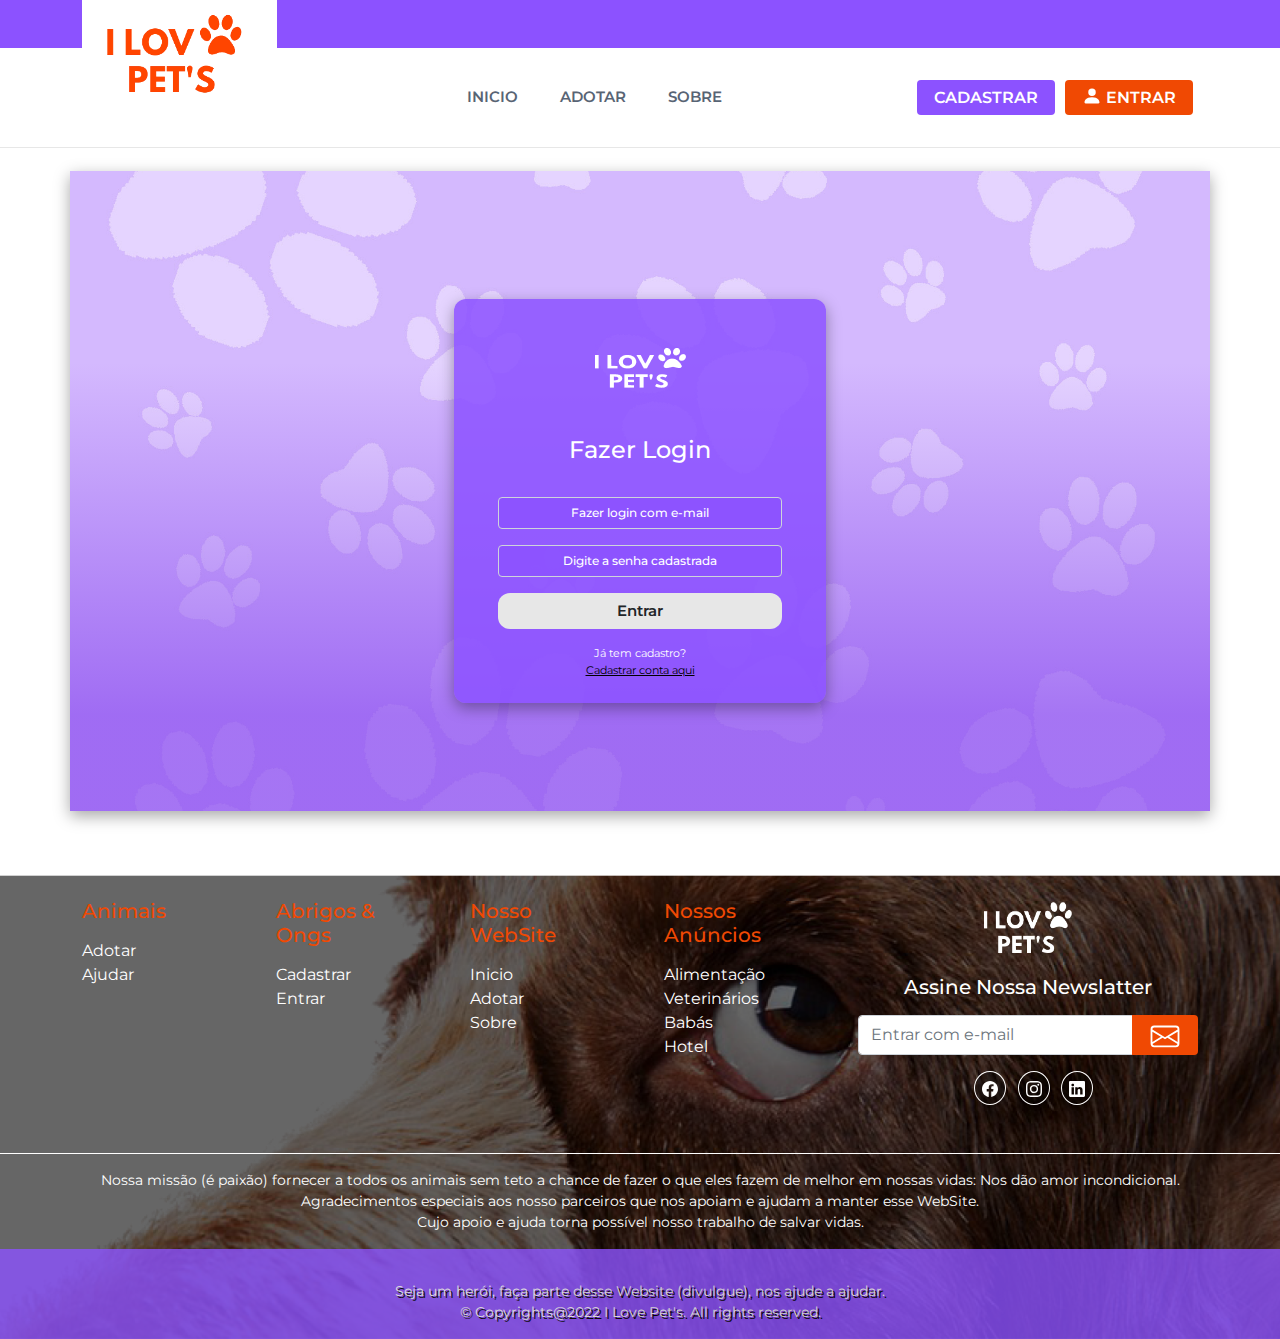
<file: in-sign.html>
<!DOCTYPE html>
<html lang="pt-br">
<head>
    <meta charset="UTF-8">
    <meta http-equiv="X-UA-Compatible" content="IE=edge">
    <meta name="viewport" content="width=device-width, initial-scale=1.0">
    <title>Pet I Love</title>
    <link rel="stylesheet" href="./css/bootstrap.css">
    <link rel="stylesheet" href="./swiper-css/swiper-bundle.min.css">
    <link rel="stylesheet" href="./scss/adote.css">
    
</head>
<body>
    <div class="top-menu">
        <div class="menu">
            <div class="container container-menu">
                <a class="logo" href="index.html">
                    <img class="img" src="./imagem/nav-img/logocor.png" alt="Pet's Love">
                </a>
    
                <ul class="nav nav-menu">
                    <li class="nav-item">
                        <a class="nav-link nav-menu-link" href="index.html">INICIO</a>
                    </li>
                    <li class="nav-item">
                        <a class="nav-link nav-menu-link" href="adotar.html">ADOTAR</a>
                    </li>
                    <li class="nav-item">
                        <a class="nav-link nav-menu-link" href="about.html">SOBRE</a>
                    </li>
                </ul> 
                <ul class="nav nav-login">
                    <li class="btn-cadastrar nav-item">
                        <a class="nav-link btn-c btn" href="sign-uplogin.html">
                            CADASTRAR
                        </a>
                    </li>
                    <li class="nav nav-login nav-item">
                        <a class="nav-link btn-e btn" href="in-sign.html">
                            <span class="icon text me-1 mb-1">
                                <svg xmlns="http://www.w3.org/2000/svg" width="20" height="20" fill="currentColor" class="bi bi-person-fill" viewBox="0 0 16 16">
                                    <path d="M3 14s-1 0-1-1 1-4 6-4 6 3 6 4-1 1-1 1H3zm5-6a3 3 0 1 0 0-6 3 3 0 0 0 0 6z"/>
                                  </svg>
                            </span>ENTRAR
                        </a>
                    </li>
                    <li class="nav-item nav-item-menu-mobile">
                        <button class="btn-sidebar btn btn-primary" type="button" data-bs-toggle="offcanvas" data-bs-target="#MainMenuMobile" aria-controls="MainMenuMobile">
                            <svg xmlns="http://www.w3.org/2000/svg" width="16" height="16" fill="currentColor" class="bi bi-list" viewBox="0 0 16 16">
                                <path fill-rule="evenodd" d="M2.5 12a.5.5 0 0 1 .5-.5h10a.5.5 0 0 1 0 1H3a.5.5 0 0 1-.5-.5zm0-4a.5.5 0 0 1 .5-.5h10a.5.5 0 0 1 0 1H3a.5.5 0 0 1-.5-.5zm0-4a.5.5 0 0 1 .5-.5h10a.5.5 0 0 1 0 1H3a.5.5 0 0 1-.5-.5z"/>
                            </svg>
                        </button>
                    </li>
                </ul>
            </div>
        </div>
        <div class="linha-insign"></div>
    </div>

    <div class="offcanvas offcanvas-start mt-0 pt-0" style="background-image: url('./imagem/nav-img/background-sidebar.jpg');" tabindex="-1" id="MainMenuMobile" aria-labelledby="MainMenuMobileLabel">
        <button type="button" class="btn-fechar btn mt-4 me-2 d-flex justify-content-end" data-bs-dismiss="offcanvas" aria-label="Close">
            <span>
            <i class="bi bi-x-square-fill icon-fechar">
                <svg xmlns="http://www.w3.org/2000/svg" width="25" height="25" fill="currentColor" class="bi bi-x-square-fill" viewBox="0 0 16 16">
                    <path d="M2 0a2 2 0 0 0-2 2v12a2 2 0 0 0 2 2h12a2 2 0 0 0 2-2V2a2 2 0 0 0-2-2H2zm3.354 4.646L8 7.293l2.646-2.647a.5.5 0 0 1 .708.708L8.707 8l2.647 2.646a.5.5 0 0 1-.708.708L8 8.707l-2.646 2.647a.5.5 0 0 1-.708-.708L7.293 8 4.646 5.354a.5.5 0 1 1 .708-.708z"/>
                  </svg>
            </i>
            </span>
        </button>
        <div class="offcanvas-header d-flex justify-content-center align-items-center">
            <h5 class="offcanvas-logo" id="MainMenuMobileLabel">
                <a class="logo text-center" href="index.html">
                    <img class="sidebar-img" src="./imagem/nav-img/logo 1.png" alt="Pet's Love">
                </a>
            </h5>
        </div>
        <div class="sidebar-nav d-flex justify-content-center align-items-center mt-5">
            <nav class="navbar nav-sidebar">
                <div class="container-sidebar">
                    <ul class="sidebar-menu">
                        <li>
                            <a class="dropdown-item text-center my-2" href="index.html">
                                <span>
                                    <i class="bi bi-house-heart mb-3 me-3">
                                        <svg xmlns="http://www.w3.org/2000/svg" width="25" height="25" fill="currentColor" class="bi bi-house-heart" viewBox="0 0 16 16">
                                            <path d="M8 6.982C9.664 5.309 13.825 8.236 8 12 2.175 8.236 6.336 5.309 8 6.982Z"/>
                                            <path d="M8.707 1.5a1 1 0 0 0-1.414 0L.646 8.146a.5.5 0 0 0 .708.707L2 8.207V13.5A1.5 1.5 0 0 0 3.5 15h9a1.5 1.5 0 0 0 1.5-1.5V8.207l.646.646a.5.5 0 0 0 .708-.707L13 5.793V2.5a.5.5 0 0 0-.5-.5h-1a.5.5 0 0 0-.5.5v1.293L8.707 1.5ZM13 7.207V13.5a.5.5 0 0 1-.5.5h-9a.5.5 0 0 1-.5-.5V7.207l5-5 5 5Z"/>
                                          </svg>
                                    </i>
                                </span>INICIO
                            </a>
                        </li>
                        <div class="d-flex justify-content-center align-items-center">
                            <div class="line-one"></div>
                        </div>
                        <li>
                            <a class="dropdown-item text-center my-2" href="adotar.html">
                                <span>
                                    <i class="bi bi-intersect mb-3 me-1">
                                        <svg xmlns="http://www.w3.org/2000/svg" version="1.0" width="20" height="20" viewBox="0 0 512.000000 512.000000" preserveAspectRatio="xMidYMid meet">

                                            <g transform="translate(0.000000,512.000000) scale(0.100000,-0.100000)" fill="#ffffff" stroke="none">
                                            <path d="M1865 4785 c-250 -55 -456 -239 -554 -494 -80 -208 -85 -455 -12 -664 44 -128 101 -217 201 -317 104 -104 170 -148 282 -187 96 -34 261 -42 360 -19 288 67 510 310 585 639 26 117 22 318 -10 439 -110 418 -486 684 -852 603z m294 -326 c124 -61 226 -195 266 -349 23 -86 23 -244 0 -330 -42 -160 -144 -294 -270 -356 -54 -26 -70 -29 -160 -29 -90 0 -106 3 -160 29 -118 58 -222 192 -266 344 -25 86 -27 244 -4 334 49 190 190 352 339 387 76 19 181 6 255 -30z"/>
                                            <path d="M3504 4391 c-296 -47 -548 -292 -635 -616 -30 -111 -30 -307 -1 -416 85 -315 327 -512 626 -510 314 1 588 222 707 569 33 95 34 101 33 262 0 151 -2 172 -26 242 -75 223 -242 392 -447 452 -66 19 -189 27 -257 17z m213 -321 c137 -60 223 -209 223 -387 0 -100 -15 -165 -61 -260 -52 -106 -136 -193 -228 -237 -60 -28 -75 -31 -161 -31 -108 0 -141 12 -215 77 -60 53 -111 159 -126 258 -39 267 154 564 389 599 69 11 123 5 179 -19z"/>
                                            <path d="M468 3795 c-369 -90 -563 -517 -417 -919 83 -230 265 -409 484 -478 98 -31 251 -31 352 0 145 45 276 158 349 303 58 116 77 213 72 359 -4 106 -10 139 -37 219 -46 137 -99 222 -205 326 -73 73 -108 99 -177 133 -138 68 -289 89 -421 57z m279 -320 c32 -16 83 -54 113 -84 210 -212 198 -572 -24 -689 -43 -23 -63 -27 -131 -26 -68 0 -89 4 -135 28 -79 41 -130 86 -177 156 -62 92 -87 175 -88 290 0 105 16 163 67 238 80 117 238 153 375 87z"/>
                                            <path d="M4385 3074 c-38 -8 -116 -37 -171 -64 -265 -128 -444 -411 -444 -700 0 -188 56 -328 179 -450 128 -128 258 -176 446 -167 124 6 211 31 324 93 87 49 234 196 289 289 129 220 145 483 43 690 -50 100 -101 159 -188 219 -135 92 -315 126 -478 90z m232 -299 c29 -9 69 -32 96 -55 204 -180 98 -563 -193 -699 -47 -21 -70 -25 -150 -26 -82 0 -102 3 -144 25 -61 31 -110 88 -137 159 -27 72 -23 208 10 289 92 229 322 365 518 307z"/>
                                            <path d="M2164 2961 c-218 -39 -408 -125 -579 -264 -134 -109 -203 -202 -527 -707 -171 -267 -324 -512 -339 -545 -94 -201 -94 -460 1 -662 102 -218 292 -374 530 -434 71 -18 104 -21 215 -17 113 4 141 9 215 35 385 139 426 148 695 147 168 0 216 -3 302 -22 98 -21 137 -34 373 -118 95 -34 117 -38 230 -42 180 -6 303 24 448 109 80 48 210 180 262 267 70 119 101 225 107 367 6 138 -9 235 -55 344 -26 60 -464 757 -633 1006 -61 90 -182 222 -264 288 -260 211 -643 307 -981 248z m437 -310 c215 -55 402 -179 527 -349 87 -117 593 -914 630 -990 29 -61 35 -87 40 -160 8 -153 -27 -256 -122 -359 -115 -124 -222 -169 -385 -161 -84 4 -110 11 -214 52 -243 95 -434 131 -697 131 -276 0 -464 -35 -710 -132 -101 -40 -127 -46 -211 -51 -80 -4 -109 -1 -168 17 -137 42 -259 154 -312 288 -20 49 -24 76 -24 178 0 107 3 127 26 180 26 62 569 916 645 1016 144 188 370 321 609 359 90 14 278 4 366 -19z"/>
                                            </g>
                                            </svg>
                                    </i>
                                </span>ADOTAR
                            </a>
                        </li>
                        <div class="d-flex justify-content-center align-items-center">
                            <div class="line-one"></div>
                        </div>
                        <li>
                            <a class="dropdown-item text-center my-2" href="about.html">
                                <span>
                                    <i class="bi bi-intersect mb-3 me-3">
                                        <svg xmlns="http://www.w3.org/2000/svg" width="20" height="20" fill="currentColor" class="bi bi-intersect" viewBox="0 0 16 16">
                                            <path d="M0 2a2 2 0 0 1 2-2h8a2 2 0 0 1 2 2v2h2a2 2 0 0 1 2 2v8a2 2 0 0 1-2 2H6a2 2 0 0 1-2-2v-2H2a2 2 0 0 1-2-2V2zm5 10v2a1 1 0 0 0 1 1h8a1 1 0 0 0 1-1V6a1 1 0 0 0-1-1h-2v5a2 2 0 0 1-2 2H5zm6-8V2a1 1 0 0 0-1-1H2a1 1 0 0 0-1 1v8a1 1 0 0 0 1 1h2V6a2 2 0 0 1 2-2h5z"/>
                                          </svg>
                                    </i>
    
                                </span>SOBRE
                            </a>
                        </li>
                        <div class="d-flex justify-content-center align-items-center">
                            <div class="line-one"></div>
                        </div>
                        <li>
                            <a class="dropdown-item text-center my-2" href="in-sign.html">
                                <span>
                                    <i class="bi bi-person-hearts mb-3 me-1">
                                        <svg xmlns="http://www.w3.org/2000/svg" width="20" height="20" fill="currentColor" class="bi bi-person-hearts" viewBox="0 0 16 16">
                                            <path fill-rule="evenodd" d="M11.5 1.246c.832-.855 2.913.642 0 2.566-2.913-1.924-.832-3.421 0-2.566ZM9 5a3 3 0 1 1-6 0 3 3 0 0 1 6 0Zm-9 8c0 1 1 1 1 1h10s1 0 1-1-1-4-6-4-6 3-6 4Zm13.5-8.09c1.387-1.425 4.855 1.07 0 4.277-4.854-3.207-1.387-5.702 0-4.276ZM15 2.165c.555-.57 1.942.428 0 1.711-1.942-1.283-.555-2.281 0-1.71Z"/>
                                          </svg>
                                    </i>
                                </span>ENTRAR
                            </a>
                        </li>
                        <div class="d-flex justify-content-center align-items-center">
                            <div class="line-one"></div>
                        </div>   
                    </ul>
                </div>
            </nav>
        </div> 
    </div>

    <div class="insign-container container-fluid">
        <div class="container mt-4"> 
            <div class="d-flex align-items-center justify-content-center">
                <div class="insign-color col-md-4">
                    <div class="text_insign">
                        <div class="text-center mt-5 mb-5">
                            <img class="sign-img" src="./imagem/in-sign-img/Group.png" alt="Pet's Love">
                        </div>
                            <h2 class="text-center">Fazer Login</h2>
                        </div>
                    <div class="p-2 rounded shadow-md">
                        <div class="mt-3">
                            <input type="text" name="email" class="form-control" placeholder="Fazer login com e-mail" required>
                        </div class="mt-3">
                        <div class="mt-3">
                            <input type="text" name="senha" class="form-control" placeholder="Digite a senha cadastrada" required>
                        </div>
                        <div class="d-grid mt-1 mt-3 mb-3">
                            <button class="btn btn-color btn" id="submitButton" type="submit">Entrar</button>
                        </div>
                        <p class="text-link text-center">Já tem cadastro? <br> <a href="#" class="insign-click">Cadastrar conta aqui</a></p>
                    </div>
                </div>
            </div>
        </div>
    </div>

    <footer class="footer-container container-fluid" style="background-image: url('./imagem/footer/background-footer.png');">
        <div class="container py-4">
            <div class="row gy-4 gx-5">
                <div class="col-lg-2 col-md-6 col-sm col">
                    <h5 class="footer-text-white mb-3">Animais</h5>
                    <ul class="list-unstyled text-muted">
                        <li><a href="adotar.html" class="text-decoration-none">Adotar</a></li>
                        <li><a href="#" class="text-decoration-none">Ajudar</a></li>
                    </ul>
                </div>
                <div class="col-lg-2 col-md-6 col-sm col">
                    <h5 class="footer-text-white mb-3">Abrigos & Ongs</h5>
                    <ul class="list-unstyled text-muted">
                        <li><a href="sign-uplogin.html" class="text-decoration-none">Cadastrar</a></li>
                        <li><a href="in-sign.html" class="text-decoration-none">Entrar</a></li>
                    </ul>
                </div>
                <div class="col-lg-2 col-md-6 col-sm col">
                    <h5 class="footer-text-white mb-3">Nosso WebSite</h5>
                    <ul class="list-unstyled text-muted">
                        <li><a href="index.html" class="text-decoration-none">Inicio</a></li>
                        <li><a href="adotar.html" class="text-decoration-none">Adotar</a></li>
                        <li><a href="about.html" class="text-decoration-none">Sobre</a></li>
                    </ul>
                </div>
                <div class="col-lg-2 col-md-6 col-sm col">
                    <h5 class="footer-text-white mb-3">Nossos Anúncios</h5>
                    <ul class="list-unstyled text-muted">
                        <li><a href="#" class="text-decoration-none">Alimentação</a></li>
                        <li><a href="#" class="text-decoration-none">Veterinários</a></li>
                        <li><a href="#" class="text-decoration-none">Babás</a></li>
                        <li><a href="#" class="text-decoration-none">Hotel</a></li>
                    </ul>
                </div>
                <div class="Newsletter col-lg-4 col-md-6">
                    <div class="text-center">
                        <a class="logo" href="">
                            <img class="newsletter-logo img" src="./imagem/footer/logo.png" alt="Pet's Love">
                        </a>
                        <h5 class="text-h5-newsletter text-white mb-3">Assine Nossa Newslatter</h5>
                    </div>
                    <form action="#">
                        <div class="input-group mb-3">
                            <input class="form-control" type="text" placeholder="Entrar com e-mail" aria-label="Entrar com e-mail" aria-describedby="button-addon2">
                            <button class="btn footer-btn-primary" id="button-addon2" type="button"><i class="icon-envelope bi bi-envelope"><svg xmlns="http://www.w3.org/2000/svg" width="16" height="16" fill="currentColor" class="bi bi-envelope" viewBox="0 0 16 16">
                                <path d="M0 4a2 2 0 0 1 2-2h12a2 2 0 0 1 2 2v8a2 2 0 0 1-2 2H2a2 2 0 0 1-2-2V4Zm2-1a1 1 0 0 0-1 1v.217l7 4.2 7-4.2V4a1 1 0 0 0-1-1H2Zm13 2.383-4.708 2.825L15 11.105V5.383Zm-.034 6.876-5.64-3.471L8 9.583l-1.326-.795-5.64 3.47A1 1 0 0 0 2 13h12a1 1 0 0 0 .966-.741ZM1 11.105l4.708-2.897L1 5.383v5.722Z"/>
                              </svg></i>
                            </button>
                        </div>
                    </form>
                    <section class="row mb-4">
                        <div class="d-flex align-items-center justify-content-center ">
                            <!-- Facebook -->
                            <div class="btn-social d-flex justify-content-center">
                                <a class="m-1" href="#!" role="button"
                                  ><i class="bi bi-facebook"><svg xmlns="http://www.w3.org/2000/svg" width="16" height="16" fill="currentColor" class="bi bi-facebook" viewBox="0 0 16 16">
                                    <path d="M16 8.049c0-4.446-3.582-8.05-8-8.05C3.58 0-.002 3.603-.002 8.05c0 4.017 2.926 7.347 6.75 7.951v-5.625h-2.03V8.05H6.75V6.275c0-2.017 1.195-3.131 3.022-3.131.876 0 1.791.157 1.791.157v1.98h-1.009c-.993 0-1.303.621-1.303 1.258v1.51h2.218l-.354 2.326H9.25V16c3.824-.604 6.75-3.934 6.75-7.951z"/>
                                  </svg></i>
                                </a>
                            </div>
                            <!-- Instagram -->
                            <div class="btn-social d-flex justify-content-center">
                                <a class="m-1" href="#!" role="button"
                                  ><i class="bi bi-instagram"><svg xmlns="http://www.w3.org/2000/svg" width="16" height="16" fill="currentColor" class="bi bi-instagram" viewBox="0 0 16 16">
                                    <path d="M8 0C5.829 0 5.556.01 4.703.048 3.85.088 3.269.222 2.76.42a3.917 3.917 0 0 0-1.417.923A3.927 3.927 0 0 0 .42 2.76C.222 3.268.087 3.85.048 4.7.01 5.555 0 5.827 0 8.001c0 2.172.01 2.444.048 3.297.04.852.174 1.433.372 1.942.205.526.478.972.923 1.417.444.445.89.719 1.416.923.51.198 1.09.333 1.942.372C5.555 15.99 5.827 16 8 16s2.444-.01 3.298-.048c.851-.04 1.434-.174 1.943-.372a3.916 3.916 0 0 0 1.416-.923c.445-.445.718-.891.923-1.417.197-.509.332-1.09.372-1.942C15.99 10.445 16 10.173 16 8s-.01-2.445-.048-3.299c-.04-.851-.175-1.433-.372-1.941a3.926 3.926 0 0 0-.923-1.417A3.911 3.911 0 0 0 13.24.42c-.51-.198-1.092-.333-1.943-.372C10.443.01 10.172 0 7.998 0h.003zm-.717 1.442h.718c2.136 0 2.389.007 3.232.046.78.035 1.204.166 1.486.275.373.145.64.319.92.599.28.28.453.546.598.92.11.281.24.705.275 1.485.039.843.047 1.096.047 3.231s-.008 2.389-.047 3.232c-.035.78-.166 1.203-.275 1.485a2.47 2.47 0 0 1-.599.919c-.28.28-.546.453-.92.598-.28.11-.704.24-1.485.276-.843.038-1.096.047-3.232.047s-2.39-.009-3.233-.047c-.78-.036-1.203-.166-1.485-.276a2.478 2.478 0 0 1-.92-.598 2.48 2.48 0 0 1-.6-.92c-.109-.281-.24-.705-.275-1.485-.038-.843-.046-1.096-.046-3.233 0-2.136.008-2.388.046-3.231.036-.78.166-1.204.276-1.486.145-.373.319-.64.599-.92.28-.28.546-.453.92-.598.282-.11.705-.24 1.485-.276.738-.034 1.024-.044 2.515-.045v.002zm4.988 1.328a.96.96 0 1 0 0 1.92.96.96 0 0 0 0-1.92zm-4.27 1.122a4.109 4.109 0 1 0 0 8.217 4.109 4.109 0 0 0 0-8.217zm0 1.441a2.667 2.667 0 1 1 0 5.334 2.667 2.667 0 0 1 0-5.334z"/>
                                  </svg></i>
                                </a>
                            </div>
                            <!-- Linkedin -->
                            <div class="btn-social d-flex justify-content-center">
                                <a class="m-1" href="#!" role="button"
                                  ><i class="bi bi-linkedin"><svg xmlns="http://www.w3.org/2000/svg" width="16" height="16" fill="currentColor" class="bi bi-linkedin" viewBox="0 0 16 16">
                                    <path d="M0 1.146C0 .513.526 0 1.175 0h13.65C15.474 0 16 .513 16 1.146v13.708c0 .633-.526 1.146-1.175 1.146H1.175C.526 16 0 15.487 0 14.854V1.146zm4.943 12.248V6.169H2.542v7.225h2.401zm-1.2-8.212c.837 0 1.358-.554 1.358-1.248-.015-.709-.52-1.248-1.342-1.248-.822 0-1.359.54-1.359 1.248 0 .694.521 1.248 1.327 1.248h.016zm4.908 8.212V9.359c0-.216.016-.432.08-.586.173-.431.568-.878 1.232-.878.869 0 1.216.662 1.216 1.634v3.865h2.401V9.25c0-2.22-1.184-3.252-2.764-3.252-1.274 0-1.845.7-2.165 1.193v.025h-.016a5.54 5.54 0 0 1 .016-.025V6.169h-2.4c.03.678 0 7.225 0 7.225h2.4z"/>
                                  </svg></i>
                                </a>
                            </div>

                        </div>
                    </section>
                </div>
            </div>
        </div>
        <div class="linha-footer"></div>
        <p class="text-linha-footer small text-muted text-center">Nossa missão (é paixão) fornecer a todos os animais sem teto
            a chance de fazer o que eles fazem de melhor em nossas vidas: Nos dão amor incondicional.
            <br>Agradecimentos especiais aos nosso parceiros que nos apoiam e ajudam a manter esse WebSite.
            <br>Cujo apoio e ajuda torna possível nosso trabalho de salvar vidas.
        </p>
        <div class="faixa-footer footer-copyright text-center py-3">
            <p class="faixa-text-1 small text-muted">Seja um herói, faça parte desse Website (divulgue), nos ajude a ajudar.</p>
            <p class="faixa-text-2 small text-muted mb-0">&copy; Copyrights@2022 I Love Pet's. All rights reserved.</p>
        </div>
    </footer>
    
    


    <script src="./js/bootstrap.bundle.min.js"></script>
    <script src="./swiper-js/swiper-bundle.min.js"></script>
</body>
</html>
</file>
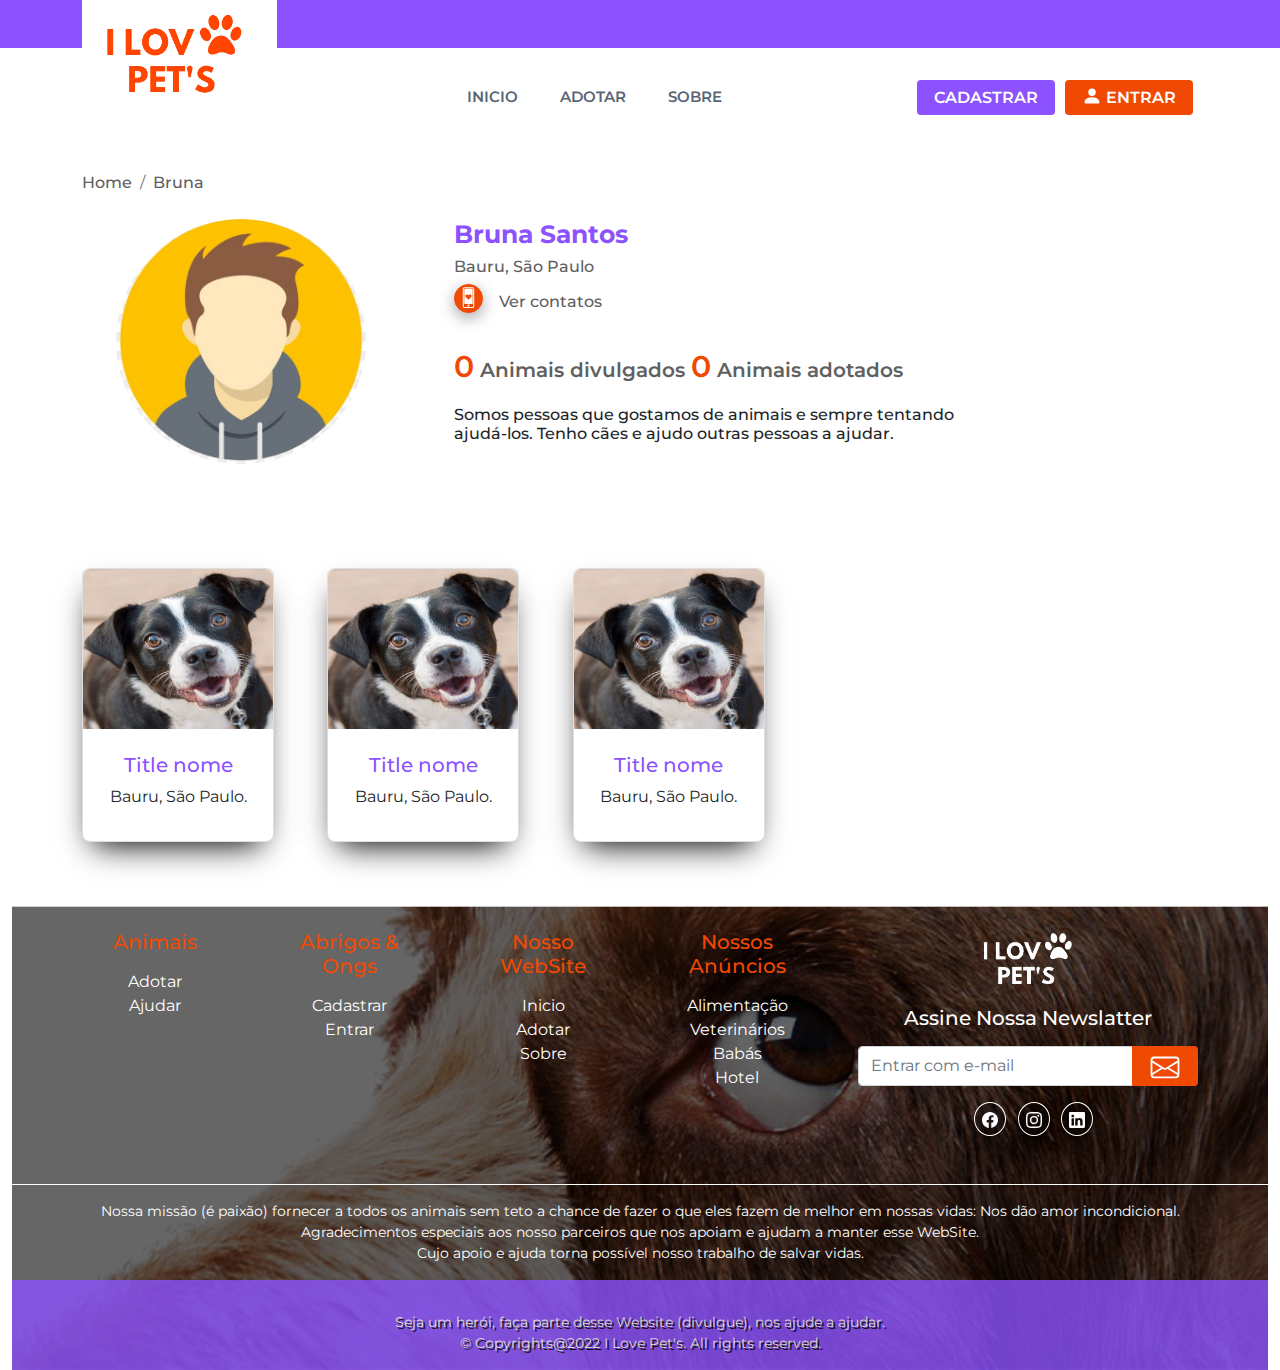
<file: perfil-user.html>
<!DOCTYPE html>
<html lang="pt-br">
<head>
    <meta charset="UTF-8">
    <meta http-equiv="X-UA-Compatible" content="IE=edge">
    <meta name="viewport" content="width=device-width, initial-scale=1.0">
    <title>Pet I Love</title>
    <link rel="stylesheet" href="./css/bootstrap.css">
    <link rel="stylesheet" href="./swiper-css/swiper-bundle.min.css">
    <link rel="stylesheet" href="./scss/adote.css">
    
</head>
<body>
    <div class="top-menu">
        <div class="menu">
            <div class="container container-menu">
                <a class="logo" href="index.html">
                    <img class="img" src="./imagem/nav-img/logocor.png" alt="Pet's Love">
                </a>
    
                <ul class="nav nav-menu">
                    <li class="nav-item">
                        <a class="nav-link nav-menu-link" href="index.html">INICIO</a>
                    </li>
                    <li class="nav-item">
                        <a class="nav-link nav-menu-link" href="adotar.html">ADOTAR</a>
                    </li>
                    <li class="nav-item">
                        <a class="nav-link nav-menu-link" href="about.html">SOBRE</a>
                    </li>
                </ul> 
                <ul class="nav nav-login">
                    <li class="btn-cadastrar nav-item">
                        <a class="nav-link btn-c btn" href="sign-uplogin.html">
                            CADASTRAR
                        </a>
                    </li>
                    <li class="nav nav-login nav-item">
                        <a class="nav-link btn-e btn" href="in-sign.html">
                            <span class="icon text me-1 mb-1">
                                <svg xmlns="http://www.w3.org/2000/svg" width="20" height="20" fill="currentColor" class="bi bi-person-fill" viewBox="0 0 16 16">
                                    <path d="M3 14s-1 0-1-1 1-4 6-4 6 3 6 4-1 1-1 1H3zm5-6a3 3 0 1 0 0-6 3 3 0 0 0 0 6z"/>
                                  </svg>
                            </span>ENTRAR
                        </a>
                    </li>
                    <li class="nav-item nav-item-menu-mobile">
                        <button class="btn-sidebar btn btn-primary" type="button" data-bs-toggle="offcanvas" data-bs-target="#MainMenuMobile" aria-controls="MainMenuMobile">
                            <svg xmlns="http://www.w3.org/2000/svg" width="16" height="16" fill="currentColor" class="bi bi-list" viewBox="0 0 16 16">
                                <path fill-rule="evenodd" d="M2.5 12a.5.5 0 0 1 .5-.5h10a.5.5 0 0 1 0 1H3a.5.5 0 0 1-.5-.5zm0-4a.5.5 0 0 1 .5-.5h10a.5.5 0 0 1 0 1H3a.5.5 0 0 1-.5-.5zm0-4a.5.5 0 0 1 .5-.5h10a.5.5 0 0 1 0 1H3a.5.5 0 0 1-.5-.5z"/>
                            </svg>
                        </button>
                    </li>
                </ul>
            </div>
        </div>
    </div>

    <div class="offcanvas offcanvas-start mt-0 pt-0" style="background-image: url('./imagem/nav-img/background-sidebar.jpg');" tabindex="-1" id="MainMenuMobile" aria-labelledby="MainMenuMobileLabel">
        <button type="button" class="btn-fechar btn mt-4 me-2 d-flex justify-content-end" data-bs-dismiss="offcanvas" aria-label="Close">
            <span>
            <i class="bi bi-x-square-fill icon-fechar">
                <svg xmlns="http://www.w3.org/2000/svg" width="25" height="25" fill="currentColor" class="bi bi-x-square-fill" viewBox="0 0 16 16">
                    <path d="M2 0a2 2 0 0 0-2 2v12a2 2 0 0 0 2 2h12a2 2 0 0 0 2-2V2a2 2 0 0 0-2-2H2zm3.354 4.646L8 7.293l2.646-2.647a.5.5 0 0 1 .708.708L8.707 8l2.647 2.646a.5.5 0 0 1-.708.708L8 8.707l-2.646 2.647a.5.5 0 0 1-.708-.708L7.293 8 4.646 5.354a.5.5 0 1 1 .708-.708z"/>
                  </svg>
            </i>
            </span>
        </button>
        <div class="offcanvas-header d-flex justify-content-center align-items-center">
            <h5 class="offcanvas-logo" id="MainMenuMobileLabel">
                <a class="logo text-center" href="index.html">
                    <img class="sidebar-img" src="./imagem/nav-img/logo 1.png" alt="Pet's Love">
                </a>
            </h5>
        </div>
        <div class="sidebar-nav d-flex justify-content-center align-items-center mt-5">
            <nav class="navbar nav-sidebar">
                <div class="container-sidebar">
                    <ul class="sidebar-menu">
                        <li>
                            <a class="dropdown-item text-center my-2" href="index.html">
                                <span>
                                    <i class="bi bi-house-heart mb-3 me-3">
                                        <svg xmlns="http://www.w3.org/2000/svg" width="25" height="25" fill="currentColor" class="bi bi-house-heart" viewBox="0 0 16 16">
                                            <path d="M8 6.982C9.664 5.309 13.825 8.236 8 12 2.175 8.236 6.336 5.309 8 6.982Z"/>
                                            <path d="M8.707 1.5a1 1 0 0 0-1.414 0L.646 8.146a.5.5 0 0 0 .708.707L2 8.207V13.5A1.5 1.5 0 0 0 3.5 15h9a1.5 1.5 0 0 0 1.5-1.5V8.207l.646.646a.5.5 0 0 0 .708-.707L13 5.793V2.5a.5.5 0 0 0-.5-.5h-1a.5.5 0 0 0-.5.5v1.293L8.707 1.5ZM13 7.207V13.5a.5.5 0 0 1-.5.5h-9a.5.5 0 0 1-.5-.5V7.207l5-5 5 5Z"/>
                                          </svg>
                                    </i>
                                </span>INICIO
                            </a>
                        </li>
                        <div class="d-flex justify-content-center align-items-center">
                            <div class="line-one"></div>
                        </div>
                        <li>
                            <a class="dropdown-item text-center my-2" href="adotar.html">
                                <span>
                                    <i class="bi bi-intersect mb-3 me-1">
                                        <svg xmlns="http://www.w3.org/2000/svg" version="1.0" width="20" height="20" viewBox="0 0 512.000000 512.000000" preserveAspectRatio="xMidYMid meet">

                                            <g transform="translate(0.000000,512.000000) scale(0.100000,-0.100000)" fill="#ffffff" stroke="none">
                                            <path d="M1865 4785 c-250 -55 -456 -239 -554 -494 -80 -208 -85 -455 -12 -664 44 -128 101 -217 201 -317 104 -104 170 -148 282 -187 96 -34 261 -42 360 -19 288 67 510 310 585 639 26 117 22 318 -10 439 -110 418 -486 684 -852 603z m294 -326 c124 -61 226 -195 266 -349 23 -86 23 -244 0 -330 -42 -160 -144 -294 -270 -356 -54 -26 -70 -29 -160 -29 -90 0 -106 3 -160 29 -118 58 -222 192 -266 344 -25 86 -27 244 -4 334 49 190 190 352 339 387 76 19 181 6 255 -30z"/>
                                            <path d="M3504 4391 c-296 -47 -548 -292 -635 -616 -30 -111 -30 -307 -1 -416 85 -315 327 -512 626 -510 314 1 588 222 707 569 33 95 34 101 33 262 0 151 -2 172 -26 242 -75 223 -242 392 -447 452 -66 19 -189 27 -257 17z m213 -321 c137 -60 223 -209 223 -387 0 -100 -15 -165 -61 -260 -52 -106 -136 -193 -228 -237 -60 -28 -75 -31 -161 -31 -108 0 -141 12 -215 77 -60 53 -111 159 -126 258 -39 267 154 564 389 599 69 11 123 5 179 -19z"/>
                                            <path d="M468 3795 c-369 -90 -563 -517 -417 -919 83 -230 265 -409 484 -478 98 -31 251 -31 352 0 145 45 276 158 349 303 58 116 77 213 72 359 -4 106 -10 139 -37 219 -46 137 -99 222 -205 326 -73 73 -108 99 -177 133 -138 68 -289 89 -421 57z m279 -320 c32 -16 83 -54 113 -84 210 -212 198 -572 -24 -689 -43 -23 -63 -27 -131 -26 -68 0 -89 4 -135 28 -79 41 -130 86 -177 156 -62 92 -87 175 -88 290 0 105 16 163 67 238 80 117 238 153 375 87z"/>
                                            <path d="M4385 3074 c-38 -8 -116 -37 -171 -64 -265 -128 -444 -411 -444 -700 0 -188 56 -328 179 -450 128 -128 258 -176 446 -167 124 6 211 31 324 93 87 49 234 196 289 289 129 220 145 483 43 690 -50 100 -101 159 -188 219 -135 92 -315 126 -478 90z m232 -299 c29 -9 69 -32 96 -55 204 -180 98 -563 -193 -699 -47 -21 -70 -25 -150 -26 -82 0 -102 3 -144 25 -61 31 -110 88 -137 159 -27 72 -23 208 10 289 92 229 322 365 518 307z"/>
                                            <path d="M2164 2961 c-218 -39 -408 -125 -579 -264 -134 -109 -203 -202 -527 -707 -171 -267 -324 -512 -339 -545 -94 -201 -94 -460 1 -662 102 -218 292 -374 530 -434 71 -18 104 -21 215 -17 113 4 141 9 215 35 385 139 426 148 695 147 168 0 216 -3 302 -22 98 -21 137 -34 373 -118 95 -34 117 -38 230 -42 180 -6 303 24 448 109 80 48 210 180 262 267 70 119 101 225 107 367 6 138 -9 235 -55 344 -26 60 -464 757 -633 1006 -61 90 -182 222 -264 288 -260 211 -643 307 -981 248z m437 -310 c215 -55 402 -179 527 -349 87 -117 593 -914 630 -990 29 -61 35 -87 40 -160 8 -153 -27 -256 -122 -359 -115 -124 -222 -169 -385 -161 -84 4 -110 11 -214 52 -243 95 -434 131 -697 131 -276 0 -464 -35 -710 -132 -101 -40 -127 -46 -211 -51 -80 -4 -109 -1 -168 17 -137 42 -259 154 -312 288 -20 49 -24 76 -24 178 0 107 3 127 26 180 26 62 569 916 645 1016 144 188 370 321 609 359 90 14 278 4 366 -19z"/>
                                            </g>
                                            </svg>
                                    </i>
                                </span>ADOTAR
                            </a>
                        </li>
                        <div class="d-flex justify-content-center align-items-center">
                            <div class="line-one"></div>
                        </div>
                        <li>
                            <a class="dropdown-item text-center my-2" href="about.html">
                                <span>
                                    <i class="bi bi-intersect mb-3 me-3">
                                        <svg xmlns="http://www.w3.org/2000/svg" width="20" height="20" fill="currentColor" class="bi bi-intersect" viewBox="0 0 16 16">
                                            <path d="M0 2a2 2 0 0 1 2-2h8a2 2 0 0 1 2 2v2h2a2 2 0 0 1 2 2v8a2 2 0 0 1-2 2H6a2 2 0 0 1-2-2v-2H2a2 2 0 0 1-2-2V2zm5 10v2a1 1 0 0 0 1 1h8a1 1 0 0 0 1-1V6a1 1 0 0 0-1-1h-2v5a2 2 0 0 1-2 2H5zm6-8V2a1 1 0 0 0-1-1H2a1 1 0 0 0-1 1v8a1 1 0 0 0 1 1h2V6a2 2 0 0 1 2-2h5z"/>
                                          </svg>
                                    </i>
    
                                </span>SOBRE
                            </a>
                        </li>
                        <div class="d-flex justify-content-center align-items-center">
                            <div class="line-one"></div>
                        </div>
                        <li>
                            <a class="dropdown-item text-center my-2" href="in-sign.html">
                                <span>
                                    <i class="bi bi-person-hearts mb-3 me-1">
                                        <svg xmlns="http://www.w3.org/2000/svg" width="20" height="20" fill="currentColor" class="bi bi-person-hearts" viewBox="0 0 16 16">
                                            <path fill-rule="evenodd" d="M11.5 1.246c.832-.855 2.913.642 0 2.566-2.913-1.924-.832-3.421 0-2.566ZM9 5a3 3 0 1 1-6 0 3 3 0 0 1 6 0Zm-9 8c0 1 1 1 1 1h10s1 0 1-1-1-4-6-4-6 3-6 4Zm13.5-8.09c1.387-1.425 4.855 1.07 0 4.277-4.854-3.207-1.387-5.702 0-4.276ZM15 2.165c.555-.57 1.942.428 0 1.711-1.942-1.283-.555-2.281 0-1.71Z"/>
                                          </svg>
                                    </i>
                                </span>ENTRAR
                            </a>
                        </li>
                        <div class="d-flex justify-content-center align-items-center">
                            <div class="line-one"></div>
                        </div>   
                    </ul>
                </div>
            </nav>
        </div> 
    </div>

    <div class="container-fluid profile">
        <div class="container perfil-info mt-4">
            <div class="row">
                <div class="col-md-4 mb-4">
                  <nav aria-label="breadcrumb" class="">
                    <ol class="breadcrumb mb-0 perfil-breadcrumb">
                      <li class="breadcrumb-item"><a href="#">Home</a></li>
                      <li class="breadcrumb-item"><a href="#">Bruna</a></li>
                    </ol>
                  </nav>
                </div>
            <div class="row">
                <div class="col-md-4">
                    <div class="row">
                        <div class="perfil-col-image col-md-12 col-sm-12 col-12">
                            <div class="perfil-image">
                                <img src="./imagem/perfil-img/perfil.jpg" alt="image"class="rounded-circle img-fluid" style="width: 250px;"/>
                            </div>			
                        </div>
                    </div>	
                </div>
                <div class="col-md-8 col-sm-12 col-12">
                    <div class="perfil-content">
                        <h1 class="perfil-name">Bruna Santos</h1>
                        <h6 class="perfil-city mt-2">Bauru, São Paulo</h6>
                        <div class="perfil-div d-flex">
                            <span class="perfil-icon text-center me-1">
                                <i class="perfil-i">
                                    <svg xmlns="http://www.w3.org/2000/svg" width="25px" height="25px" viewBox="0 0 48 48" fill="none">
                                        <path fill-rule="evenodd" clip-rule="evenodd" d="M31.9635 6.33869L15.9636 6.35179C15.4113 6.35224 14.9639 6.80032 14.9644 7.35261L14.9922 41.3526C14.9927 41.9049 15.4408 42.3522 15.993 42.3518L31.993 42.3387C32.5453 42.3382 32.9927 41.8901 32.9922 41.3379L32.9644 7.33787C32.9639 6.78558 32.5158 6.33823 31.9635 6.33869ZM15.9619 4.35179C14.3051 4.35315 12.963 5.69739 12.9644 7.35425L12.9922 41.3542C12.9936 43.0111 14.3378 44.3531 15.9947 44.3518L31.9947 44.3387C33.6515 44.3373 34.9936 42.9931 34.9922 41.3362L34.9644 7.33623C34.963 5.67938 33.6188 4.33733 31.9619 4.33869L15.9619 4.35179Z" fill="#ffffff"/>
                                        <path fill-rule="evenodd" clip-rule="evenodd" d="M16.9644 7.35107C16.4121 7.35152 15.9648 7.7996 15.9652 8.35189L15.9873 35.3519C15.9878 35.9042 16.4359 36.3515 16.9881 36.3511L30.9881 36.3396C31.5404 36.3391 31.9878 35.8911 31.9873 35.3388L31.9652 8.33878C31.9648 7.7865 31.5167 7.33915 30.9644 7.3396L16.9644 7.35107ZM23.1921 27.5395L23.1923 27.5397L23.982 28.1963L24.7699 27.544L24.7702 27.5437L24.7861 27.5305L24.7864 27.5302C26.3656 26.2151 27.6643 25.1337 28.5707 24.1175C29.4785 23.0998 29.9766 22.1648 29.9758 21.147C29.9745 19.4907 28.553 18.1925 26.7426 18.194C25.7184 18.1948 24.7334 18.6325 24.0914 
                                        19.3233L23.9744 19.4492L23.8572 19.3235C23.2141 18.6337 22.2283 18.1977 21.2042 18.1985C19.3937 18.2 17.9745 19.5006 17.9758 21.1568C17.9766 22.1747 18.4764 23.1088 19.3858 24.1243C20.297 25.1418 21.6033 26.2237 23.1921 27.5395Z" fill="#ffffff"/>
                                        <path fill-rule="evenodd" clip-rule="evenodd" d="M23.9923 41.3453C25.0969 41.3444 25.9916 40.4482 25.9907 39.3436C25.9897 38.2391 25.0936 37.3444 23.989 37.3453C22.8844 37.3462 21.9897 38.2424 21.9907 39.3469C21.9916 40.4515 22.8877 41.3462 23.9923 41.3453Z" fill="#ffffff"/>
                                    </svg>
                                </i>
                            </span>
                            <a class="perfil-contact text-decoration-none d-flex align-items-center">
                                <span class="perfil-btn btn border-0" data-bs-toggle="modal" data-bs-target="#myModal">
                                    Ver contatos
                                </span>
                            </a>   
                        </div>       
                       <p class="mt-4"><span class="perfil-number">0</span> Animais divulgados <span class="perfil-number">0</span> <span>Animais adotados</span></p>
                       <h6>Somos pessoas que gostamos de animais e sempre tentando <br>ajudá-los. Tenho cães e ajudo outras pessoas a ajudar.</h5>
                    </div>
                </div>
            </div>	
        </div>
        
        <div class="perfil-row row">
            <div class="col-md-8 col-sm-12 col-12 d-flex flex-wrap">
                <div class="perfil-col col mt-2">
                    <div class="perfil-card card h-100">
                        <img src="./imagem/adotar-img/dogqueee.jpg" class="perfil-img-top"
                        alt=""/>
                        <div class="card-body">
                            <h5 class="perfil-title text-center">Title nome</h5>
                            <p class="perfil-text">
                                Bauru, São Paulo.
                            </p>
                        </div>
                    </div>
                </div>
                <div class="perfil-col col mt-2">
                    <div class="perfil-card card h-100">
                        <img src="./imagem/adotar-img/dogqueee.jpg" class="perfil-img-top"
                        alt=""/>
                        <div class="card-body">
                            <h5 class="perfil-title text-center">Title nome</h5>
                            <p class="perfil-text">
                                Bauru, São Paulo.
                            </p>
                        </div>
                    </div>
                </div>
                <div class="perfil-col col mt-2">
                    <div class="perfil-card card h-100">
                        <img src="./imagem/adotar-img/dogqueee.jpg" class="perfil-img-top"
                        alt=""/>
                        <div class="card-body">
                            <h5 class="perfil-title text-center">Title nome</h5>
                            <p class="perfil-text">
                                Bauru, São Paulo.
                            </p>
                        </div>
                    </div>
                </div>   
            </div>
        </div>
    </div>
    <!-- Modal -->
    <div class="modal fade" id="myModal" tabindex="-1" aria-labelledby="myModalLabel" aria-hidden="true">
        <div class="modal-dialog">
            <div class="card-modal modal-content">
                <div class="border-0 text-start mt-3 ms-3">
                    <h5 class="contact mt-3"><span class="icon-back-color ms-2 me-2"><i class="icon-interro bi bi-question-circle"><svg xmlns="http://www.w3.org/2000/svg" width="20" height="20" fill="currentColor" class="bi bi-question-circle" viewBox="0 0 16 16">
                        <path d="M8 15A7 7 0 1 1 8 1a7 7 0 0 1 0 14zm0 1A8 8 0 1 0 8 0a8 8 0 0 0 0 16z"/>
                        <path d="M5.255 5.786a.237.237 0 0 0 .241.247h.825c.138 0 .248-.113.266-.25.09-.656.54-1.134 1.342-1.134.686 0 1.314.343 1.314 1.168 0 .635-.374.927-.965 1.371-.673.489-1.206 1.06-1.168 1.987l.003.217a.25.25 0 0 0 .25.246h.811a.25.25 0 0 0 .25-.25v-.105c0-.718.273-.927 1.01-1.486.609-.463 1.244-.977 1.244-2.056 0-1.511-1.276-2.241-2.673-2.241-1.267 0-2.655.59-2.75 2.286zm1.557 5.763c0 .533.425.927 1.01.927.609 0 1.028-.394 1.028-.927 0-.552-.42-.94-1.029-.94-.584 0-1.009.388-1.009.94z"/>
                      </svg></i></span>Contatos
                    </h5>
                </div>
                <div class="modal-body ms-4">
                    <div class="text-start">
                        <ol class="">
                            <li class="email-phone"><span><i class="env-color bi bi-envelope-fill me-2"><svg xmlns="http://www.w3.org/2000/svg" width="20" height="20" fill="currentColor" class="bi bi-envelope-fill" viewBox="0 0 16 16">
                                <path d="M.05 3.555A2 2 0 0 1 2 2h12a2 2 0 0 1 1.95 1.555L8 8.414.05 3.555ZM0 4.697v7.104l5.803-3.558L0 4.697ZM6.761 8.83l-6.57 4.027A2 2 0 0 0 2 14h12a2 2 0 0 0 1.808-1.144l-6.57-4.027L8 9.586l-1.239-.757Zm3.436-.586L16 11.801V4.697l-5.803 3.546Z"/>
                              </svg></i>bruna@gmail.com</span></li>
                            <li class="email-phone"><span><i class="sap-color bi bi-whatsapp me-2"><svg xmlns="http://www.w3.org/2000/svg" width="20" height="20" fill="currentColor" class="bi bi-whatsapp" viewBox="0 0 16 16">
                                <path d="M13.601 2.326A7.854 7.854 0 0 0 7.994 0C3.627 0 .068 3.558.064 7.926c0 1.399.366 2.76 1.057 3.965L0 16l4.204-1.102a7.933 7.933 0 0 0 3.79.965h.004c4.368 0 7.926-3.558 7.93-7.93A7.898 7.898 0 0 0 13.6 2.326zM7.994 14.521a6.573 6.573 0 0 1-3.356-.92l-.24-.144-2.494.654.666-2.433-.156-.251a6.56 6.56 0 0 1-1.007-3.505c0-3.626 2.957-6.584 6.591-6.584a6.56 6.56 0 0 1 4.66 1.931 6.557 6.557 0 0 1 1.928 4.66c-.004 3.639-2.961 6.592-6.592 6.592zm3.615-4.934c-.197-.099-1.17-.578-1.353-.646-.182-.065-.315-.099-.445.099-.133.197-.513.646-.627.775-.114.133-.232.148-.43.05-.197-.1-.836-.308-1.592-.985-.59-.525-.985-1.175-1.103-1.372-.114-.198-.011-.304.088-.403.087-.088.197-.232.296-.346.1-.114.133-.198.198-.33.065-.134.034-.248-.015-.347-.05-.099-.445-1.076-.612-1.47-.16-.389-.323-.335-.445-.34-.114-.007-.247-.007-.38-.007a.729.729 0 0 0-.529.247c-.182.198-.691.677-.691 1.654 0 .977.71 1.916.81 2.049.098.133 1.394 2.132 3.383 2.992.47.205.84.326 1.129.418.475.152.904.129 1.246.08.38-.058 1.171-.48 1.338-.943.164-.464.164-.86.114-.943-.049-.084-.182-.133-.38-.232z"/>
                              </svg></i>(14)98450-8975</span></li>
                        </ol>
                    </div>
                    <div class="mt-4 text-start ms-4">
                        <button type="button" class="btn-text-color btn btn-outline-secondary border-0" data-bs-dismiss="modal" aria-label="Close">Fechar</button>   
                    </div>
                </div>    
            </div>
        </div>
    </div>

    <footer class="footer-container container-fluid" style="background-image: url('./imagem/footer/background-footer.png');">
        <div class="container py-4">
            <div class="row gy-4 gx-5">
                <div class="col-lg-2 col-md-6 col-sm col">
                    <h5 class="footer-text-white mb-3">Animais</h5>
                    <ul class="list-unstyled text-muted">
                        <li><a href="adotar.html" class="text-decoration-none">Adotar</a></li>
                        <li><a href="#" class="text-decoration-none">Ajudar</a></li>
                    </ul>
                </div>
                <div class="col-lg-2 col-md-6 col-sm col">
                    <h5 class="footer-text-white mb-3">Abrigos & Ongs</h5>
                    <ul class="list-unstyled text-muted">
                        <li><a href="sign-uplogin.html" class="text-decoration-none">Cadastrar</a></li>
                        <li><a href="in-sign.html" class="text-decoration-none">Entrar</a></li>
                    </ul>
                </div>
                <div class="col-lg-2 col-md-6 col-sm col">
                    <h5 class="footer-text-white mb-3">Nosso WebSite</h5>
                    <ul class="list-unstyled text-muted">
                        <li><a href="index.html" class="text-decoration-none">Inicio</a></li>
                        <li><a href="adotar.html" class="text-decoration-none">Adotar</a></li>
                        <li><a href="about.html" class="text-decoration-none">Sobre</a></li>
                    </ul>
                </div>
                <div class="col-lg-2 col-md-6 col-sm col">
                    <h5 class="footer-text-white mb-3">Nossos Anúncios</h5>
                    <ul class="list-unstyled text-muted">
                        <li><a href="#" class="text-decoration-none">Alimentação</a></li>
                        <li><a href="#" class="text-decoration-none">Veterinários</a></li>
                        <li><a href="#" class="text-decoration-none">Babás</a></li>
                        <li><a href="#" class="text-decoration-none">Hotel</a></li>
                    </ul>
                </div>
                <div class="Newsletter col-lg-4 col-md-6">
                    <div class="text-center">
                        <a class="logo" href="">
                            <img class="newsletter-logo img" src="./imagem/footer/logo.png" alt="Pet's Love">
                        </a>
                        <h5 class="text-h5-newsletter text-white mb-3">Assine Nossa Newslatter</h5>
                    </div>
                    <form action="#">
                        <div class="input-group mb-3">
                            <input class="form-control" type="text" placeholder="Entrar com e-mail" aria-label="Entrar com e-mail" aria-describedby="button-addon2">
                            <button class="btn footer-btn-primary" id="button-addon2" type="button"><i class="icon-envelope bi bi-envelope"><svg xmlns="http://www.w3.org/2000/svg" width="16" height="16" fill="currentColor" class="bi bi-envelope" viewBox="0 0 16 16">
                                <path d="M0 4a2 2 0 0 1 2-2h12a2 2 0 0 1 2 2v8a2 2 0 0 1-2 2H2a2 2 0 0 1-2-2V4Zm2-1a1 1 0 0 0-1 1v.217l7 4.2 7-4.2V4a1 1 0 0 0-1-1H2Zm13 2.383-4.708 2.825L15 11.105V5.383Zm-.034 6.876-5.64-3.471L8 9.583l-1.326-.795-5.64 3.47A1 1 0 0 0 2 13h12a1 1 0 0 0 .966-.741ZM1 11.105l4.708-2.897L1 5.383v5.722Z"/>
                              </svg></i>
                            </button>
                        </div>
                    </form>
                    <section class="row mb-4">
                        <div class="d-flex align-items-center justify-content-center ">
                            <!-- Facebook -->
                            <div class="btn-social d-flex justify-content-center">
                                <a class="m-1" href="#!" role="button"
                                  ><i class="bi bi-facebook"><svg xmlns="http://www.w3.org/2000/svg" width="16" height="16" fill="currentColor" class="bi bi-facebook" viewBox="0 0 16 16">
                                    <path d="M16 8.049c0-4.446-3.582-8.05-8-8.05C3.58 0-.002 3.603-.002 8.05c0 4.017 2.926 7.347 6.75 7.951v-5.625h-2.03V8.05H6.75V6.275c0-2.017 1.195-3.131 3.022-3.131.876 0 1.791.157 1.791.157v1.98h-1.009c-.993 0-1.303.621-1.303 1.258v1.51h2.218l-.354 2.326H9.25V16c3.824-.604 6.75-3.934 6.75-7.951z"/>
                                  </svg></i>
                                </a>
                            </div>
                            <!-- Instagram -->
                            <div class="btn-social d-flex justify-content-center">
                                <a class="m-1" href="#!" role="button"
                                  ><i class="bi bi-instagram"><svg xmlns="http://www.w3.org/2000/svg" width="16" height="16" fill="currentColor" class="bi bi-instagram" viewBox="0 0 16 16">
                                    <path d="M8 0C5.829 0 5.556.01 4.703.048 3.85.088 3.269.222 2.76.42a3.917 3.917 0 0 0-1.417.923A3.927 3.927 0 0 0 .42 2.76C.222 3.268.087 3.85.048 4.7.01 5.555 0 5.827 0 8.001c0 2.172.01 2.444.048 3.297.04.852.174 1.433.372 1.942.205.526.478.972.923 1.417.444.445.89.719 1.416.923.51.198 1.09.333 1.942.372C5.555 15.99 5.827 16 8 16s2.444-.01 3.298-.048c.851-.04 1.434-.174 1.943-.372a3.916 3.916 0 0 0 1.416-.923c.445-.445.718-.891.923-1.417.197-.509.332-1.09.372-1.942C15.99 10.445 16 10.173 16 8s-.01-2.445-.048-3.299c-.04-.851-.175-1.433-.372-1.941a3.926 3.926 0 0 0-.923-1.417A3.911 3.911 0 0 0 13.24.42c-.51-.198-1.092-.333-1.943-.372C10.443.01 10.172 0 7.998 0h.003zm-.717 1.442h.718c2.136 0 2.389.007 3.232.046.78.035 1.204.166 1.486.275.373.145.64.319.92.599.28.28.453.546.598.92.11.281.24.705.275 1.485.039.843.047 1.096.047 3.231s-.008 2.389-.047 3.232c-.035.78-.166 1.203-.275 1.485a2.47 2.47 0 0 1-.599.919c-.28.28-.546.453-.92.598-.28.11-.704.24-1.485.276-.843.038-1.096.047-3.232.047s-2.39-.009-3.233-.047c-.78-.036-1.203-.166-1.485-.276a2.478 2.478 0 0 1-.92-.598 2.48 2.48 0 0 1-.6-.92c-.109-.281-.24-.705-.275-1.485-.038-.843-.046-1.096-.046-3.233 0-2.136.008-2.388.046-3.231.036-.78.166-1.204.276-1.486.145-.373.319-.64.599-.92.28-.28.546-.453.92-.598.282-.11.705-.24 1.485-.276.738-.034 1.024-.044 2.515-.045v.002zm4.988 1.328a.96.96 0 1 0 0 1.92.96.96 0 0 0 0-1.92zm-4.27 1.122a4.109 4.109 0 1 0 0 8.217 4.109 4.109 0 0 0 0-8.217zm0 1.441a2.667 2.667 0 1 1 0 5.334 2.667 2.667 0 0 1 0-5.334z"/>
                                  </svg></i>
                                </a>
                            </div>
                            <!-- Linkedin -->
                            <div class="btn-social d-flex justify-content-center">
                                <a class="m-1" href="#!" role="button"
                                  ><i class="bi bi-linkedin"><svg xmlns="http://www.w3.org/2000/svg" width="16" height="16" fill="currentColor" class="bi bi-linkedin" viewBox="0 0 16 16">
                                    <path d="M0 1.146C0 .513.526 0 1.175 0h13.65C15.474 0 16 .513 16 1.146v13.708c0 .633-.526 1.146-1.175 1.146H1.175C.526 16 0 15.487 0 14.854V1.146zm4.943 12.248V6.169H2.542v7.225h2.401zm-1.2-8.212c.837 0 1.358-.554 1.358-1.248-.015-.709-.52-1.248-1.342-1.248-.822 0-1.359.54-1.359 1.248 0 .694.521 1.248 1.327 1.248h.016zm4.908 8.212V9.359c0-.216.016-.432.08-.586.173-.431.568-.878 1.232-.878.869 0 1.216.662 1.216 1.634v3.865h2.401V9.25c0-2.22-1.184-3.252-2.764-3.252-1.274 0-1.845.7-2.165 1.193v.025h-.016a5.54 5.54 0 0 1 .016-.025V6.169h-2.4c.03.678 0 7.225 0 7.225h2.4z"/>
                                  </svg></i>
                                </a>
                            </div>

                        </div>
                    </section>
                </div>
            </div>
        </div>
        <div class="linha-footer"></div>
        <p class="text-linha-footer small text-muted text-center">Nossa missão (é paixão) fornecer a todos os animais sem teto
            a chance de fazer o que eles fazem de melhor em nossas vidas: Nos dão amor incondicional.
            <br>Agradecimentos especiais aos nosso parceiros que nos apoiam e ajudam a manter esse WebSite.
            <br>Cujo apoio e ajuda torna possível nosso trabalho de salvar vidas.
        </p>
        <div class="faixa-footer footer-copyright text-center py-3">
            <p class="faixa-text-1 small text-muted">Seja um herói, faça parte desse Website (divulgue), nos ajude a ajudar.</p>
            <p class="faixa-text-2 small text-muted mb-0">&copy; Copyrights@2022 I Love Pet's. All rights reserved.</p>
        </div>
    </footer>
    


    <script src="./js/bootstrap.bundle.min.js"></script>
    <script src="./swiper-js/swiper-bundle.min.js"></script>
</body>
</html>
</file>
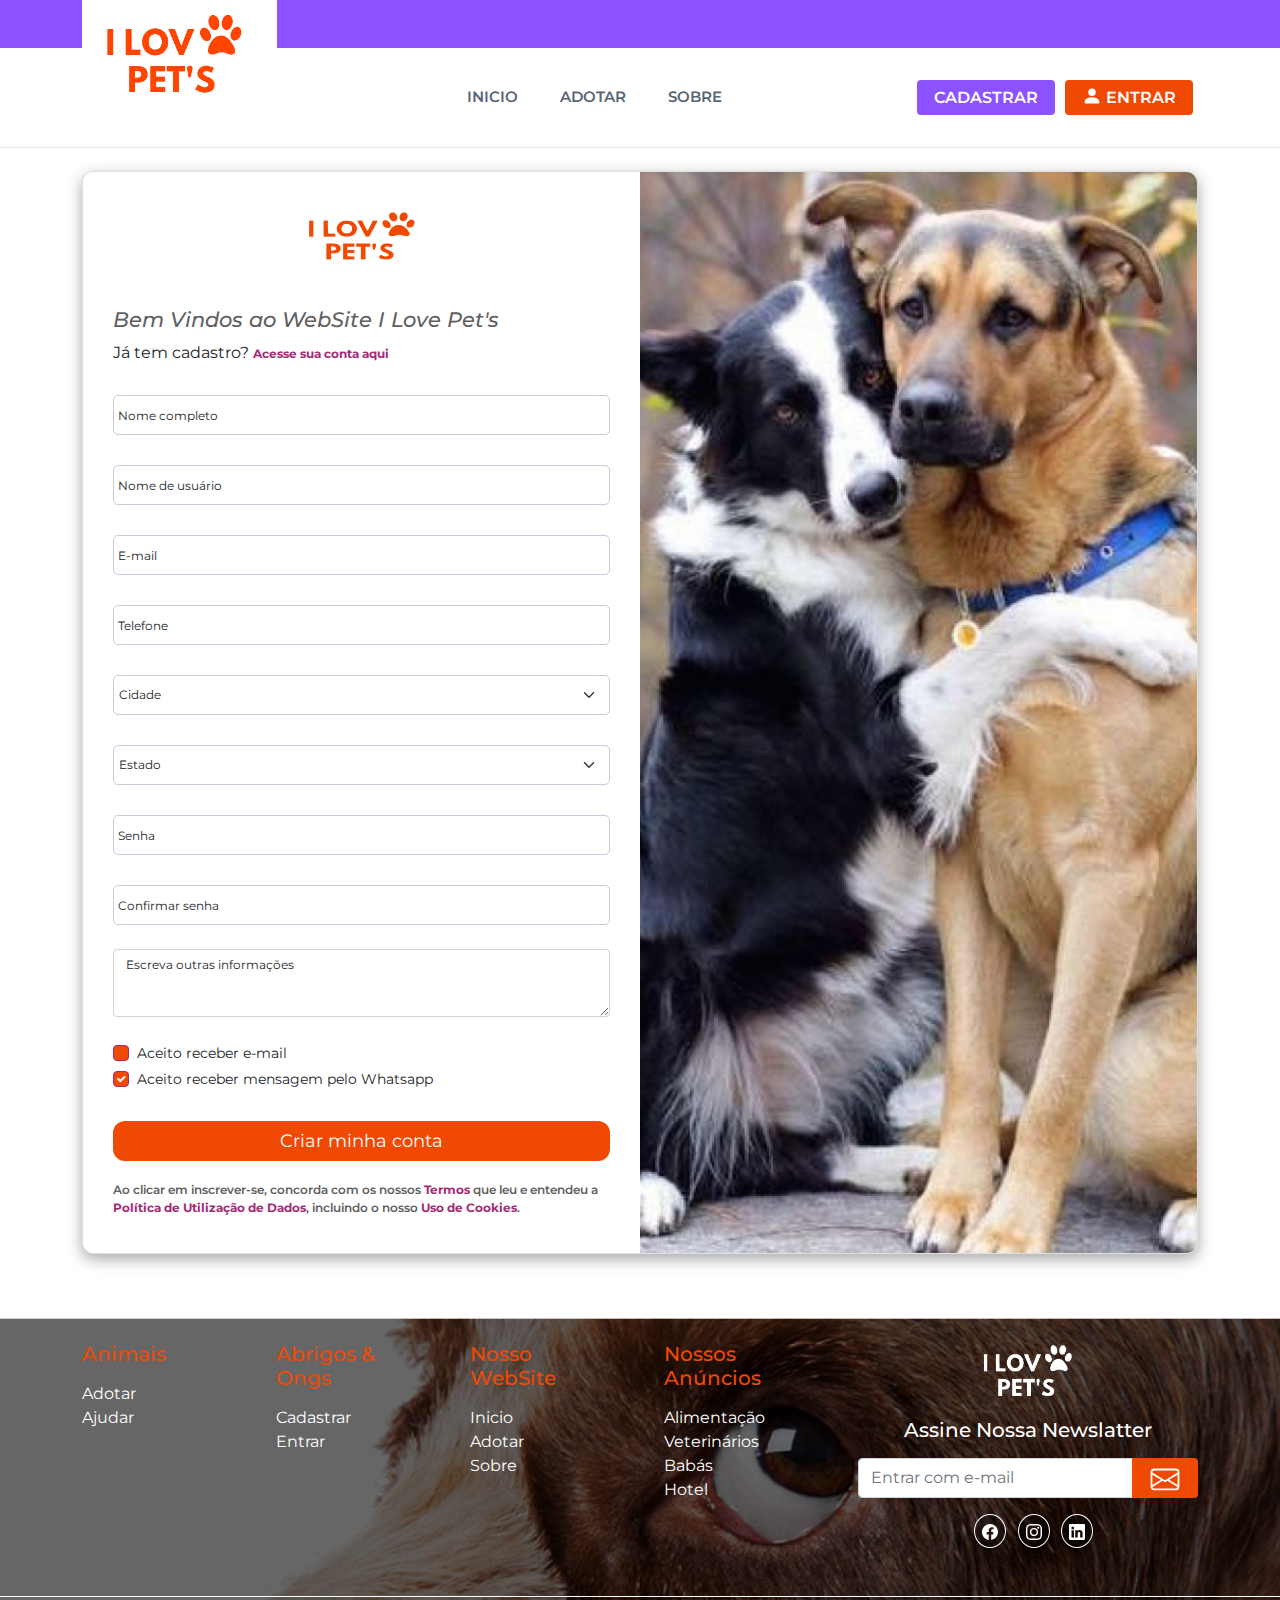
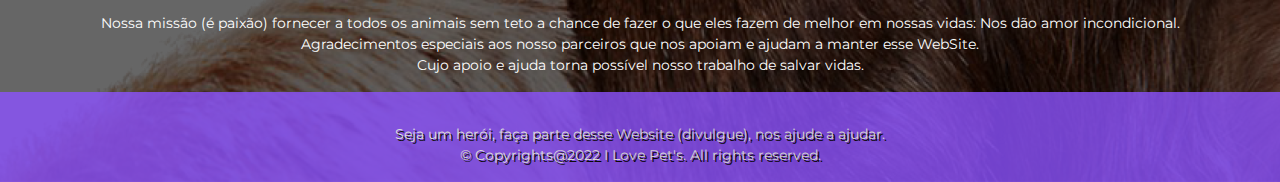
<file: sign-uplogin.html>
<!DOCTYPE html>
<html lang="pt-br">
<head>
    <meta charset="UTF-8">
    <meta http-equiv="X-UA-Compatible" content="IE=edge">
    <meta name="viewport" content="width=device-width, initial-scale=1.0">
    <title>Pet I Love</title>
    <link rel="stylesheet" href="./css/bootstrap.css">
    <link rel="stylesheet" href="./swiper-css/swiper-bundle.min.css">
    <link rel="stylesheet" href="./scss/adote.css">
    
</head>
<body>
    <div class="top-menu">
        <div class="menu">
            <div class="container container-menu">
                <a class="logo" href="index.html">
                    <img class="img" src="./imagem/nav-img/logocor.png" alt="Pet's Love">
                </a>
    
                <ul class="nav nav-menu">
                    <li class="nav-item">
                        <a class="nav-link nav-menu-link" href="index.html">INICIO</a>
                    </li>
                    <li class="nav-item">
                        <a class="nav-link nav-menu-link" href="adotar.html">ADOTAR</a>
                    </li>
                    <li class="nav-item">
                        <a class="nav-link nav-menu-link" href="about.html">SOBRE</a>
                    </li>
                </ul> 
                <ul class="nav nav-login">
                    <li class="btn-cadastrar nav-item">
                        <a class="nav-link btn-c btn" href="sign-uplogin.html">
                            CADASTRAR
                        </a>
                    </li>
                    <li class="nav nav-login nav-item">
                        <a class="nav-link btn-e btn" href="in-sign.html">
                            <span class="icon text me-1 mb-1">
                                <svg xmlns="http://www.w3.org/2000/svg" width="20" height="20" fill="currentColor" class="bi bi-person-fill" viewBox="0 0 16 16">
                                    <path d="M3 14s-1 0-1-1 1-4 6-4 6 3 6 4-1 1-1 1H3zm5-6a3 3 0 1 0 0-6 3 3 0 0 0 0 6z"/>
                                  </svg>
                            </span>ENTRAR
                        </a>
                    </li>
                    <li class="nav-item nav-item-menu-mobile">
                        <button class="btn-sidebar btn btn-primary" type="button" data-bs-toggle="offcanvas" data-bs-target="#MainMenuMobile" aria-controls="MainMenuMobile">
                            <svg xmlns="http://www.w3.org/2000/svg" width="16" height="16" fill="currentColor" class="bi bi-list" viewBox="0 0 16 16">
                                <path fill-rule="evenodd" d="M2.5 12a.5.5 0 0 1 .5-.5h10a.5.5 0 0 1 0 1H3a.5.5 0 0 1-.5-.5zm0-4a.5.5 0 0 1 .5-.5h10a.5.5 0 0 1 0 1H3a.5.5 0 0 1-.5-.5zm0-4a.5.5 0 0 1 .5-.5h10a.5.5 0 0 1 0 1H3a.5.5 0 0 1-.5-.5z"/>
                            </svg>
                        </button>
                    </li>
                </ul>
            </div>
        </div>
        <div class="linha-sign"></div>
    </div>

    <div class="offcanvas offcanvas-start mt-0 pt-0" style="background-image: url('./imagem/nav-img/background-sidebar.jpg');" tabindex="-1" id="MainMenuMobile" aria-labelledby="MainMenuMobileLabel">
        <button type="button" class="btn-fechar btn mt-4 me-2 d-flex justify-content-end" data-bs-dismiss="offcanvas" aria-label="Close">
            <span>
            <i class="bi bi-x-square-fill icon-fechar">
                <svg xmlns="http://www.w3.org/2000/svg" width="25" height="25" fill="currentColor" class="bi bi-x-square-fill" viewBox="0 0 16 16">
                    <path d="M2 0a2 2 0 0 0-2 2v12a2 2 0 0 0 2 2h12a2 2 0 0 0 2-2V2a2 2 0 0 0-2-2H2zm3.354 4.646L8 7.293l2.646-2.647a.5.5 0 0 1 .708.708L8.707 8l2.647 2.646a.5.5 0 0 1-.708.708L8 8.707l-2.646 2.647a.5.5 0 0 1-.708-.708L7.293 8 4.646 5.354a.5.5 0 1 1 .708-.708z"/>
                  </svg>
            </i>
            </span>
        </button>
        <div class="offcanvas-header d-flex justify-content-center align-items-center">
            <h5 class="offcanvas-logo" id="MainMenuMobileLabel">
                <a class="logo text-center" href="index.html">
                    <img class="sidebar-img" src="./imagem/nav-img/logo 1.png" alt="Pet's Love">
                </a>
            </h5>
        </div>
        <div class="sidebar-nav d-flex justify-content-center align-items-center mt-5">
            <nav class="navbar nav-sidebar">
                <div class="container-sidebar">
                    <ul class="sidebar-menu">
                        <li>
                            <a class="dropdown-item text-center my-2" href="index.html">
                                <span>
                                    <i class="bi bi-house-heart mb-3 me-3">
                                        <svg xmlns="http://www.w3.org/2000/svg" width="25" height="25" fill="currentColor" class="bi bi-house-heart" viewBox="0 0 16 16">
                                            <path d="M8 6.982C9.664 5.309 13.825 8.236 8 12 2.175 8.236 6.336 5.309 8 6.982Z"/>
                                            <path d="M8.707 1.5a1 1 0 0 0-1.414 0L.646 8.146a.5.5 0 0 0 .708.707L2 8.207V13.5A1.5 1.5 0 0 0 3.5 15h9a1.5 1.5 0 0 0 1.5-1.5V8.207l.646.646a.5.5 0 0 0 .708-.707L13 5.793V2.5a.5.5 0 0 0-.5-.5h-1a.5.5 0 0 0-.5.5v1.293L8.707 1.5ZM13 7.207V13.5a.5.5 0 0 1-.5.5h-9a.5.5 0 0 1-.5-.5V7.207l5-5 5 5Z"/>
                                          </svg>
                                    </i>
                                </span>INICIO
                            </a>
                        </li>
                        <div class="d-flex justify-content-center align-items-center">
                            <div class="line-one"></div>
                        </div>
                        <li>
                            <a class="dropdown-item text-center my-2" href="adotar.html">
                                <span>
                                    <i class="bi bi-intersect mb-3 me-1">
                                        <svg xmlns="http://www.w3.org/2000/svg" version="1.0" width="20" height="20" viewBox="0 0 512.000000 512.000000" preserveAspectRatio="xMidYMid meet">

                                            <g transform="translate(0.000000,512.000000) scale(0.100000,-0.100000)" fill="#ffffff" stroke="none">
                                            <path d="M1865 4785 c-250 -55 -456 -239 -554 -494 -80 -208 -85 -455 -12 -664 44 -128 101 -217 201 -317 104 -104 170 -148 282 -187 96 -34 261 -42 360 -19 288 67 510 310 585 639 26 117 22 318 -10 439 -110 418 -486 684 -852 603z m294 -326 c124 -61 226 -195 266 -349 23 -86 23 -244 0 -330 -42 -160 -144 -294 -270 -356 -54 -26 -70 -29 -160 -29 -90 0 -106 3 -160 29 -118 58 -222 192 -266 344 -25 86 -27 244 -4 334 49 190 190 352 339 387 76 19 181 6 255 -30z"/>
                                            <path d="M3504 4391 c-296 -47 -548 -292 -635 -616 -30 -111 -30 -307 -1 -416 85 -315 327 -512 626 -510 314 1 588 222 707 569 33 95 34 101 33 262 0 151 -2 172 -26 242 -75 223 -242 392 -447 452 -66 19 -189 27 -257 17z m213 -321 c137 -60 223 -209 223 -387 0 -100 -15 -165 -61 -260 -52 -106 -136 -193 -228 -237 -60 -28 -75 -31 -161 -31 -108 0 -141 12 -215 77 -60 53 -111 159 -126 258 -39 267 154 564 389 599 69 11 123 5 179 -19z"/>
                                            <path d="M468 3795 c-369 -90 -563 -517 -417 -919 83 -230 265 -409 484 -478 98 -31 251 -31 352 0 145 45 276 158 349 303 58 116 77 213 72 359 -4 106 -10 139 -37 219 -46 137 -99 222 -205 326 -73 73 -108 99 -177 133 -138 68 -289 89 -421 57z m279 -320 c32 -16 83 -54 113 -84 210 -212 198 -572 -24 -689 -43 -23 -63 -27 -131 -26 -68 0 -89 4 -135 28 -79 41 -130 86 -177 156 -62 92 -87 175 -88 290 0 105 16 163 67 238 80 117 238 153 375 87z"/>
                                            <path d="M4385 3074 c-38 -8 -116 -37 -171 -64 -265 -128 -444 -411 -444 -700 0 -188 56 -328 179 -450 128 -128 258 -176 446 -167 124 6 211 31 324 93 87 49 234 196 289 289 129 220 145 483 43 690 -50 100 -101 159 -188 219 -135 92 -315 126 -478 90z m232 -299 c29 -9 69 -32 96 -55 204 -180 98 -563 -193 -699 -47 -21 -70 -25 -150 -26 -82 0 -102 3 -144 25 -61 31 -110 88 -137 159 -27 72 -23 208 10 289 92 229 322 365 518 307z"/>
                                            <path d="M2164 2961 c-218 -39 -408 -125 -579 -264 -134 -109 -203 -202 -527 -707 -171 -267 -324 -512 -339 -545 -94 -201 -94 -460 1 -662 102 -218 292 -374 530 -434 71 -18 104 -21 215 -17 113 4 141 9 215 35 385 139 426 148 695 147 168 0 216 -3 302 -22 98 -21 137 -34 373 -118 95 -34 117 -38 230 -42 180 -6 303 24 448 109 80 48 210 180 262 267 70 119 101 225 107 367 6 138 -9 235 -55 344 -26 60 -464 757 -633 1006 -61 90 -182 222 -264 288 -260 211 -643 307 -981 248z m437 -310 c215 -55 402 -179 527 -349 87 -117 593 -914 630 -990 29 -61 35 -87 40 -160 8 -153 -27 -256 -122 -359 -115 -124 -222 -169 -385 -161 -84 4 -110 11 -214 52 -243 95 -434 131 -697 131 -276 0 -464 -35 -710 -132 -101 -40 -127 -46 -211 -51 -80 -4 -109 -1 -168 17 -137 42 -259 154 -312 288 -20 49 -24 76 -24 178 0 107 3 127 26 180 26 62 569 916 645 1016 144 188 370 321 609 359 90 14 278 4 366 -19z"/>
                                            </g>
                                            </svg>
                                    </i>
                                </span>ADOTAR
                            </a>
                        </li>
                        <div class="d-flex justify-content-center align-items-center">
                            <div class="line-one"></div>
                        </div>
                        <li>
                            <a class="dropdown-item text-center my-2" href="about.html">
                                <span>
                                    <i class="bi bi-intersect mb-3 me-3">
                                        <svg xmlns="http://www.w3.org/2000/svg" width="20" height="20" fill="currentColor" class="bi bi-intersect" viewBox="0 0 16 16">
                                            <path d="M0 2a2 2 0 0 1 2-2h8a2 2 0 0 1 2 2v2h2a2 2 0 0 1 2 2v8a2 2 0 0 1-2 2H6a2 2 0 0 1-2-2v-2H2a2 2 0 0 1-2-2V2zm5 10v2a1 1 0 0 0 1 1h8a1 1 0 0 0 1-1V6a1 1 0 0 0-1-1h-2v5a2 2 0 0 1-2 2H5zm6-8V2a1 1 0 0 0-1-1H2a1 1 0 0 0-1 1v8a1 1 0 0 0 1 1h2V6a2 2 0 0 1 2-2h5z"/>
                                          </svg>
                                    </i>
    
                                </span>SOBRE
                            </a>
                        </li>
                        <div class="d-flex justify-content-center align-items-center">
                            <div class="line-one"></div>
                        </div>
                        <li>
                            <a class="dropdown-item text-center my-2" href="in-sign.html">
                                <span>
                                    <i class="bi bi-person-hearts mb-3 me-1">
                                        <svg xmlns="http://www.w3.org/2000/svg" width="20" height="20" fill="currentColor" class="bi bi-person-hearts" viewBox="0 0 16 16">
                                            <path fill-rule="evenodd" d="M11.5 1.246c.832-.855 2.913.642 0 2.566-2.913-1.924-.832-3.421 0-2.566ZM9 5a3 3 0 1 1-6 0 3 3 0 0 1 6 0Zm-9 8c0 1 1 1 1 1h10s1 0 1-1-1-4-6-4-6 3-6 4Zm13.5-8.09c1.387-1.425 4.855 1.07 0 4.277-4.854-3.207-1.387-5.702 0-4.276ZM15 2.165c.555-.57 1.942.428 0 1.711-1.942-1.283-.555-2.281 0-1.71Z"/>
                                          </svg>
                                    </i>
                                </span>ENTRAR
                            </a>
                        </li>
                        <div class="d-flex justify-content-center align-items-center">
                            <div class="line-one"></div>
                        </div>   
                    </ul>
                </div>
            </nav>
        </div> 
    </div>

    <div class="container-fluid">
        <div class="container mt-4">
            <div class="form-sign-up">
                <div class="card">
                    <div class="user signup_form">
                        <div class="form col-md-6 col-sm-12 col-12">
                            <div class="text_signup">
                               <div class="text-center mb-5">
                                   <img class="sign-img" src="./imagem/sign-up-img/logo.png" alt="Pet's Love">
                               </div>
                                <h2 class="">Bem Vindos ao WebSite I Love Pet's</h2>
                                <p>Já tem cadastro? <a href="#" class="signin-click">Acesse sua conta aqui</a></p>
                            </div>
                            <div class="input-text-signup"> <input type="text" required> <i class="fa fa-user"></i> <label>Nome completo</label> </div>
                            <div class="input-text-signup"> <input type="text" required> <i class="fa fa-user"></i> <label>Nome de usuário</label> </div>
                            <div class="input-text-signup"> <input type="text" required> <i class="fa fa-envelope-o"></i> <label>E-mail</label> </div>
                            <div class="input-text-signup"> <input type="text" required> <i class="fa fa-envelope-o"></i> <label>Telefone</label> </div>
                            <select class="form-select form-select-sm" aria-label="">
                                <option selected>Cidade</option>
                                <option value="1">One</option>
                                <option value="2">Two</option>
                                <option value="3">Three</option>
                            </select>
                            <select class="form-select form-select-sm" aria-label="">
                                <option selected>Estado</option>
                                <option value="1">One</option>
                                <option value="2">Two</option>
                                <option value="3">Three</option>
                            </select>
                            <div class="input-text-signup"> <input type="password" id="password_input" required> <i class="fa fa-eye-slash"></i> <label>Senha</label> </div>
                            <div class="input-text-signup"> <input type="password" id="password_input" required> <i class="fa fa-eye-slash"></i> <label>Confirmar senha</label> </div>
                            <div class="form-group mt-4">
                                <textarea class="form-control" id="" rows="3">Escreva outras informações</textarea>
                            </div>
                            <div class="form-check mt-4">
                                <input class="form-check-input" type="checkbox" value="" id="">
                                <label class="form-check-label" for="">
                                    Aceito receber e-mail
                                </label>
                            </div>
                            <div class="form-check">
                                <input class="form-check-input" type="checkbox" value="" id="" checked>
                                <label class="form-check-label" for="">
                                    Aceito receber mensagem pelo Whatsapp
                                </label>
                            </div>
                            <div class="signup-button">
                                <button>Criar minha conta</button>
                            </div>
                            <div class="policy">
                                <p>Ao clicar em inscrever-se, concorda com os nossos <a href="#">Termos</a> que leu e entendeu a <a href="#">Política de Utilização de Dados</a>, incluindo o nosso <a href="#">Uso de Cookies</a>. </p>
                            </div>
                        </div>
                        <div class="image-box">
                            <img class="box-image" src="./imagem/sign-up-img/img-photo.png"> 
                        </div>
                    </div>    
                </div>

            </div>
        </div>
    </div>

    <footer class="footer-container container-fluid" style="background-image: url('./imagem/footer/background-footer.png');">
        <div class="container py-4">
            <div class="row gy-4 gx-5">
                <div class="col-lg-2 col-md-6 col-sm col">
                    <h5 class="footer-text-white mb-3">Animais</h5>
                    <ul class="list-unstyled text-muted">
                        <li><a href="adotar.html" class="text-decoration-none">Adotar</a></li>
                        <li><a href="#" class="text-decoration-none">Ajudar</a></li>
                    </ul>
                </div>
                <div class="col-lg-2 col-md-6 col-sm col">
                    <h5 class="footer-text-white mb-3">Abrigos & Ongs</h5>
                    <ul class="list-unstyled text-muted">
                        <li><a href="sign-uplogin.html" class="text-decoration-none">Cadastrar</a></li>
                        <li><a href="in-sign.html" class="text-decoration-none">Entrar</a></li>
                    </ul>
                </div>
                <div class="col-lg-2 col-md-6 col-sm col">
                    <h5 class="footer-text-white mb-3">Nosso WebSite</h5>
                    <ul class="list-unstyled text-muted">
                        <li><a href="index.html" class="text-decoration-none">Inicio</a></li>
                        <li><a href="adotar.html" class="text-decoration-none">Adotar</a></li>
                        <li><a href="about.html" class="text-decoration-none">Sobre</a></li>
                    </ul>
                </div>
                <div class="col-lg-2 col-md-6 col-sm col">
                    <h5 class="footer-text-white mb-3">Nossos Anúncios</h5>
                    <ul class="list-unstyled text-muted">
                        <li><a href="#" class="text-decoration-none">Alimentação</a></li>
                        <li><a href="#" class="text-decoration-none">Veterinários</a></li>
                        <li><a href="#" class="text-decoration-none">Babás</a></li>
                        <li><a href="#" class="text-decoration-none">Hotel</a></li>
                    </ul>
                </div>
                <div class="Newsletter col-lg-4 col-md-6">
                    <div class="text-center">
                        <a class="logo" href="">
                            <img class="newsletter-logo img" src="./imagem/footer/logo.png" alt="Pet's Love">
                        </a>
                        <h5 class="text-h5-newsletter text-white mb-3">Assine Nossa Newslatter</h5>
                    </div>
                    <form action="#">
                        <div class="input-group mb-3">
                            <input class="form-control" type="text" placeholder="Entrar com e-mail" aria-label="Entrar com e-mail" aria-describedby="button-addon2">
                            <button class="btn footer-btn-primary" id="button-addon2" type="button"><i class="icon-envelope bi bi-envelope"><svg xmlns="http://www.w3.org/2000/svg" width="16" height="16" fill="currentColor" class="bi bi-envelope" viewBox="0 0 16 16">
                                <path d="M0 4a2 2 0 0 1 2-2h12a2 2 0 0 1 2 2v8a2 2 0 0 1-2 2H2a2 2 0 0 1-2-2V4Zm2-1a1 1 0 0 0-1 1v.217l7 4.2 7-4.2V4a1 1 0 0 0-1-1H2Zm13 2.383-4.708 2.825L15 11.105V5.383Zm-.034 6.876-5.64-3.471L8 9.583l-1.326-.795-5.64 3.47A1 1 0 0 0 2 13h12a1 1 0 0 0 .966-.741ZM1 11.105l4.708-2.897L1 5.383v5.722Z"/>
                              </svg></i>
                            </button>
                        </div>
                    </form>
                    <section class="row mb-4">
                        <div class="d-flex align-items-center justify-content-center ">
                            <!-- Facebook -->
                            <div class="btn-social d-flex justify-content-center">
                                <a class="m-1" href="#!" role="button"
                                  ><i class="bi bi-facebook"><svg xmlns="http://www.w3.org/2000/svg" width="16" height="16" fill="currentColor" class="bi bi-facebook" viewBox="0 0 16 16">
                                    <path d="M16 8.049c0-4.446-3.582-8.05-8-8.05C3.58 0-.002 3.603-.002 8.05c0 4.017 2.926 7.347 6.75 7.951v-5.625h-2.03V8.05H6.75V6.275c0-2.017 1.195-3.131 3.022-3.131.876 0 1.791.157 1.791.157v1.98h-1.009c-.993 0-1.303.621-1.303 1.258v1.51h2.218l-.354 2.326H9.25V16c3.824-.604 6.75-3.934 6.75-7.951z"/>
                                  </svg></i>
                                </a>
                            </div>
                            <!-- Instagram -->
                            <div class="btn-social d-flex justify-content-center">
                                <a class="m-1" href="#!" role="button"
                                  ><i class="bi bi-instagram"><svg xmlns="http://www.w3.org/2000/svg" width="16" height="16" fill="currentColor" class="bi bi-instagram" viewBox="0 0 16 16">
                                    <path d="M8 0C5.829 0 5.556.01 4.703.048 3.85.088 3.269.222 2.76.42a3.917 3.917 0 0 0-1.417.923A3.927 3.927 0 0 0 .42 2.76C.222 3.268.087 3.85.048 4.7.01 5.555 0 5.827 0 8.001c0 2.172.01 2.444.048 3.297.04.852.174 1.433.372 1.942.205.526.478.972.923 1.417.444.445.89.719 1.416.923.51.198 1.09.333 1.942.372C5.555 15.99 5.827 16 8 16s2.444-.01 3.298-.048c.851-.04 1.434-.174 1.943-.372a3.916 3.916 0 0 0 1.416-.923c.445-.445.718-.891.923-1.417.197-.509.332-1.09.372-1.942C15.99 10.445 16 10.173 16 8s-.01-2.445-.048-3.299c-.04-.851-.175-1.433-.372-1.941a3.926 3.926 0 0 0-.923-1.417A3.911 3.911 0 0 0 13.24.42c-.51-.198-1.092-.333-1.943-.372C10.443.01 10.172 0 7.998 0h.003zm-.717 1.442h.718c2.136 0 2.389.007 3.232.046.78.035 1.204.166 1.486.275.373.145.64.319.92.599.28.28.453.546.598.92.11.281.24.705.275 1.485.039.843.047 1.096.047 3.231s-.008 2.389-.047 3.232c-.035.78-.166 1.203-.275 1.485a2.47 2.47 0 0 1-.599.919c-.28.28-.546.453-.92.598-.28.11-.704.24-1.485.276-.843.038-1.096.047-3.232.047s-2.39-.009-3.233-.047c-.78-.036-1.203-.166-1.485-.276a2.478 2.478 0 0 1-.92-.598 2.48 2.48 0 0 1-.6-.92c-.109-.281-.24-.705-.275-1.485-.038-.843-.046-1.096-.046-3.233 0-2.136.008-2.388.046-3.231.036-.78.166-1.204.276-1.486.145-.373.319-.64.599-.92.28-.28.546-.453.92-.598.282-.11.705-.24 1.485-.276.738-.034 1.024-.044 2.515-.045v.002zm4.988 1.328a.96.96 0 1 0 0 1.92.96.96 0 0 0 0-1.92zm-4.27 1.122a4.109 4.109 0 1 0 0 8.217 4.109 4.109 0 0 0 0-8.217zm0 1.441a2.667 2.667 0 1 1 0 5.334 2.667 2.667 0 0 1 0-5.334z"/>
                                  </svg></i>
                                </a>
                            </div>
                            <!-- Linkedin -->
                            <div class="btn-social d-flex justify-content-center">
                                <a class="m-1" href="#!" role="button"
                                  ><i class="bi bi-linkedin"><svg xmlns="http://www.w3.org/2000/svg" width="16" height="16" fill="currentColor" class="bi bi-linkedin" viewBox="0 0 16 16">
                                    <path d="M0 1.146C0 .513.526 0 1.175 0h13.65C15.474 0 16 .513 16 1.146v13.708c0 .633-.526 1.146-1.175 1.146H1.175C.526 16 0 15.487 0 14.854V1.146zm4.943 12.248V6.169H2.542v7.225h2.401zm-1.2-8.212c.837 0 1.358-.554 1.358-1.248-.015-.709-.52-1.248-1.342-1.248-.822 0-1.359.54-1.359 1.248 0 .694.521 1.248 1.327 1.248h.016zm4.908 8.212V9.359c0-.216.016-.432.08-.586.173-.431.568-.878 1.232-.878.869 0 1.216.662 1.216 1.634v3.865h2.401V9.25c0-2.22-1.184-3.252-2.764-3.252-1.274 0-1.845.7-2.165 1.193v.025h-.016a5.54 5.54 0 0 1 .016-.025V6.169h-2.4c.03.678 0 7.225 0 7.225h2.4z"/>
                                  </svg></i>
                                </a>
                            </div>

                        </div>
                    </section>
                </div>
            </div>
        </div>
        <div class="linha-footer"></div>
        <p class="text-linha-footer small text-muted text-center">Nossa missão (é paixão) fornecer a todos os animais sem teto
            a chance de fazer o que eles fazem de melhor em nossas vidas: Nos dão amor incondicional.
            <br>Agradecimentos especiais aos nosso parceiros que nos apoiam e ajudam a manter esse WebSite.
            <br>Cujo apoio e ajuda torna possível nosso trabalho de salvar vidas.
        </p>
        <div class="faixa-footer footer-copyright text-center py-3">
            <p class="faixa-text-1 small text-muted">Seja um herói, faça parte desse Website (divulgue), nos ajude a ajudar.</p>
            <p class="faixa-text-2 small text-muted mb-0">&copy; Copyrights@2022 I Love Pet's. All rights reserved.</p>
        </div>
    </footer>
    

    <script src="./js/bootstrap.bundle.min.js"></script>
    <script src="./swiper-js/swiper-bundle.min.js"></script>
</body>
</html>
</file>
<file: scss/adote.css>
/*Tema*/
@import url("https://fonts.googleapis.com/css2?family=Montserrat:wght@300;400;500;600;700;800;900&display=swap");
h6,
.h6,
h5,
.h5,
h4,
.h4,
h3,
.h3,
h2,
.h2,
h1,
.h1,
p,
span,
a,
option,
button {
  font-family: "Montserrat", sans-serif !important;
}

/*Components*/
/*Home*/
.top-menu {
  background-color: #FFFFFF;
  position: relative;
  font-family: "Montserrat";
  font-size: 15px;
  font-weight: 400;
  background-color: #8C52FF;
  padding-top: 3rem;
}
.top-menu .menu {
  background-color: #fff;
}
.top-menu .menu .container-menu {
  display: flex;
  flex-direction: row;
  justify-content: space-between;
  align-content: center;
}
.top-menu .menu .container-menu .logo {
  width: -webkit-max-content;
  width: -moz-max-content;
  width: max-content;
  margin-top: -50px;
  background-color: #fff;
}
.top-menu .menu .container-menu .logo img {
  height: auto;
  width: 195px;
}
.top-menu .menu .container-menu .nav {
  padding: 1rem 0;
  align-items: center;
}
.top-menu .menu .container-menu .nav .nav-menu-link {
  transition: transform 0.2s;
  font-weight: 600;
}
.top-menu .menu .container-menu .nav .nav-menu-link:hover {
  color: #8C52FF;
  transform: scale(1.1);
}
.top-menu .menu .container-menu .nav .nav-link {
  color: #586474;
  margin: 0 5px;
}
.top-menu .menu .container-menu .nav .nav-link.btn {
  display: flex;
  flex-direction: row;
  align-items: center;
  justify-content: center;
  transition: none;
}
.top-menu .menu .container-menu .nav .nav-link.btn.btn-e {
  background-color: #F04903;
  color: #FFFFFF;
  font-weight: 600;
  height: 35px;
}
.top-menu .menu .container-menu .nav .nav-link.btn.btn-e:hover {
  background-color: #8C52FF;
}
.top-menu .menu .container-menu .nav .nav-link.btn.btn-c {
  background-color: #8C52FF;
  color: #FFFFFF;
  font-weight: 600;
  height: 35px;
}
.top-menu .menu .container-menu .nav .nav-link.btn.btn-c:hover {
  background-color: #F04903;
}
.top-menu .menu .container-menu .nav.nav-login .nav-item-menu-mobile {
  display: none;
}
@media screen and (max-width: 992px) {
  .top-menu .menu .container-menu .nav-menu {
    display: none;
  }
  .top-menu .menu .container-menu .btn-cadastrar {
    display: none;
  }
  .top-menu .menu .container-menu .nav-login .nav-item-menu-mobile {
    display: block !important;
  }
}
@media screen and (max-width: 768px) {
  .top-menu .menu .container-menu {
    flex-direction: column;
    justify-content: center;
  }
  .top-menu .menu .container-menu .nav {
    justify-content: center;
  }
  .top-menu .menu .container-menu .nav .nav-item .icon {
    display: block !important;
  }
  .top-menu .menu .container-menu .nav .nav-item .text {
    display: none;
  }
  .top-menu .menu .container-menu .btn-cadastrar {
    display: none;
  }
  .top-menu .menu .container-menu .logo img {
    width: 130px;
  }
}

.btn-sidebar {
  background-color: #8C52FF !important;
  color: #FFFFFF;
  border-color: #8C52FF !important;
  width: 60px;
  height: 35px;
  padding: 5px;
  margin: 0 10px;
}

.offcanvas-start {
  background-size: cover;
  background-position: center;
  background-repeat: no-repeat;
  height: 100vh;
}
.offcanvas-start .btn-fechar {
  color: #FFFFFF;
  font-weight: 500;
}
.offcanvas-start .btn-fechar .icon-fechar {
  box-shadow: rgba(239, 245, 155, 0.747) 0px 5px 15px;
}
.offcanvas-start .sidebar-img {
  width: 130px;
  height: auto;
}

.container-sidebar ul {
  list-style-type: none;
  list-style: none;
  margin: 0;
  padding: 0;
}
.container-sidebar ul .dropdown-item {
  width: 100vw;
  color: #FFFFFF;
  font-weight: 600;
}
.container-sidebar ul .line-one {
  position: absolute;
  background-color: #F04903;
  margin-left: auto;
  margin-right: auto;
  width: 70%;
  height: 2px;
}
@media screen and (max-width: 1200px) {
  .container-sidebar ul .line-one {
    display: inline;
    align-items: center;
    width: 35vw;
  }
}
@media screen and (max-width: 992px) {
  .container-sidebar ul .line-one {
    display: inline;
    align-items: center;
    width: 40vw;
  }
}
@media screen and (max-width: 768px) {
  .container-sidebar ul .line-one {
    display: inline;
    align-items: center;
    width: 40vw;
  }
}
@media screen and (max-width: 576px) {
  .container-sidebar ul .line-one {
    display: inline;
    align-items: center;
    width: 70vw;
  }
}

.banner-top {
  height: auto;
  background-size: cover;
  background-position: center;
  background-repeat: no-repeat;
}
.banner-top .banner-top-title {
  color: #FFFFFF;
  height: auto;
  margin-left: auto;
  text-shadow: 2px 2px #000;
}
.banner-top .banner-top-title .title-top {
  display: flex;
  align-items: center;
  width: 410px;
  height: 150px;
  margin-left: auto;
}
.banner-top .banner-top-title .title-top .banner-title {
  font-size: 40px;
}
.banner-top .banner-top-title .title-top .dog {
  font-family: "doggon";
  font-size: 150px;
}
.banner-top .banner-top-title .banner-text {
  font-size: 28px;
  display: flex;
  margin-left: auto;
  width: 410px;
  height: 150px;
  align-items: center;
}
@media screen and (max-width: 768px) {
  .banner-top .banner-top-title .title-top, .banner-top .banner-top-title .banner-text {
    display: inline;
    font-size: large;
    align-items: center;
    width: 25em;
  }
}
@media screen and (max-width: 576px) {
  .banner-top .banner-top-title .title-top {
    display: inline;
    font-size: medium;
    align-items: center;
    width: 10em;
  }
  .banner-top .banner-top-title .dog {
    display: none;
  }
  .banner-top .banner-top-title .banner-text {
    display: none;
  }
}
.banner-top .banner-top-msg {
  color: #FFFFFF;
  font-size: 20px;
  margin-top: 10px;
  text-shadow: 2px 2px #000;
}
.banner-top .banner-top-nav-pesquisa {
  background-color: rgba(0, 0, 0, 0.5);
  display: flex;
  align-items: center;
  border-radius: 6px;
  min-height: 80px;
  justify-content: center;
  margin: auto;
}
.banner-top .banner-top-nav-pesquisa .banner-top-buttom {
  display: flex;
  justify-content: center;
}
.banner-top .banner-top-nav-pesquisa .banner-top-buttom .select {
  margin-right: 0.7rem;
}
.banner-top .banner-top-nav-pesquisa .banner-top-buttom .form-select {
  width: 200px;
  flex: none;
}
.banner-top .banner-top-nav-pesquisa .banner-top-buttom .search {
  position: relative;
}
.banner-top .banner-top-nav-pesquisa .banner-top-buttom .search input {
  height: 40px;
  width: 200px;
  text-indent: 25px;
}
.banner-top .banner-top-nav-pesquisa .banner-top-buttom .search .fa-search {
  color: #FFFFFF;
  position: absolute;
  top: 8px;
  left: 16px;
}
.banner-top .banner-top-nav-pesquisa .banner-top-buttom .search-input {
  background-color: #8C52FF;
}
.banner-top .banner-top-nav-pesquisa .banner-top-buttom .search-input:hover {
  background-color: #F04903;
}
.banner-top .banner-top-nav-pesquisa .banner-top-buttom .search-input::-moz-placeholder {
  color: #FFFFFF;
}
.banner-top .banner-top-nav-pesquisa .banner-top-buttom .search-input:-ms-input-placeholder {
  color: #FFFFFF;
}
.banner-top .banner-top-nav-pesquisa .banner-top-buttom .search-input::placeholder {
  color: #FFFFFF;
}

.main-carousel {
  overflow: hidden;
}
.main-carousel .carousel-title-top {
  text-align: center;
  margin-top: 3.5rem;
}
.main-carousel .carousel-title-top .carousel-color-one {
  font-size: 2.5rem;
  color: #F67C21;
  font-style: italic;
  font-weight: bold;
}
.main-carousel .carousel-title-top .carousel-color-two {
  color: #586474;
  font-style: normal;
  font-weight: bold;
}
.main-carousel .carousel-title-top .carousel-color-three {
  color: #586474;
  font-weight: 600;
  margin-top: 1rem;
}
.main-carousel .container-carousel {
  position: relative;
  max-width: 75rem;
  width: 100%;
  padding: 4rem 2rem;
  margin: 0 auto;
}
.main-carousel .container-carousel .swiper-container {
  font-family: "MontSerrat";
  padding: 1rem 0;
}
.main-carousel .container-carousel .swiper-container .swiper-wrapper .swiper-slide {
  display: inline-block;
  border-radius: 8px;
  box-shadow: -1px 15px 30px -12px #000;
  height: auto !important;
}
.main-carousel .container-carousel .swiper-container .swiper-wrapper .swiper-slide .card-description .card-title {
  color: #8C52FF;
  padding-top: 0.5rem;
  text-align: center;
}
.main-carousel .container-carousel .swiper-container .swiper-wrapper .swiper-slide .card-description .card-title h4 {
  font-weight: 900;
}
.main-carousel .container-carousel .swiper-container .swiper-wrapper .swiper-slide .card-description .card-text {
  color: #606060;
  padding: 0.5rem;
  text-align: center;
}
.main-carousel .container-carousel .swiper-container .swiper-wrapper .swiper-slide .card-description .card-link {
  padding: 0.5rem;
  text-align: center;
  margin-bottom: 1rem;
}
.main-carousel .container-carousel .swiper-container .swiper-wrapper .swiper-slide .card-description .card-link a {
  text-decoration: none;
  color: #F04903;
  font-weight: 600;
}
.main-carousel .container-carousel .swiper-container .swiper-wrapper .swiper-slide .card-image img {
  display: block;
  position: relative;
  left: 0;
  bottom: 0;
  width: 100%;
  height: 220px;
  -o-object-fit: cover;
     object-fit: cover;
  border-top-left-radius: 8px;
  border-top-right-radius: 8px;
}
.main-carousel .container-carousel .swiper-container .swiper-pagination-bullet {
  opacity: 0.8;
  background: #F67C21;
}
.main-carousel .container-carousel .swiper-container .swiper-pagination-bullet-active {
  background: #8C52FF;
}
.main-carousel .container-carousel .swiper-container .swiper-button-next,
.main-carousel .container-carousel .swiper-container .swiper-button-prev {
  background-color: #F67C21;
  color: #FFFFFF;
  width: 4rem;
  height: 4rem;
  border-radius: 50%;
  box-shadow: -1px 15px 30px -12px #000;
  margin-top: -1rem;
  outline: none;
}

.container-blog {
  position: relative;
}
.container-blog .blog-titles {
  font-family: "MontSerrat";
  text-align: center;
  margin-top: 0.8rem;
}
.container-blog .blog-titles .blog-text-one {
  font-size: 2.5rem;
  color: #586474;
  font-style: normal;
  font-weight: bold;
}
.container-blog .blog-titles .blog-text-one .blog-text-two {
  color: #F67C21;
  font-style: italic;
  font-size: 3.2rem;
  font-weight: bold;
}
.container-blog .blog-titles .blog-text-three {
  color: #586474;
  font-size: large;
  font-weight: 600;
  margin-top: 1rem;
}
.container-blog .slide-container {
  display: flex;
  justify-content: center;
  width: 100%;
  overflow: hidden;
  padding: 1rem 0;
  text-align: center;
}
.container-blog .wrapper {
  display: inline-block;
  padding-top: 40px;
  padding-bottom: 40px;
}
.container-blog .wrapper:focus {
  outline: 0;
}
.container-blog .card_g {
  background: #E7E7E7;
  position: relative;
  display: inline-block;
  width: 100%;
  height: auto;
  display: inline-block;
  margin-right: 0.7rem;
  margin-top: 5rem;
  text-align: center;
  box-shadow: -1px 15px 30px -12px #000;
  z-index: 9999;
}
.container-blog .card_g .card__image {
  position: relative;
  height: 230px;
  margin-bottom: 35px;
}
.container-blog .card_g .card__image-one {
  background-color: #FFFFFF;
}
.container-blog .card_g .card__image-one img {
  width: 19rem;
  position: absolute;
  top: -4rem;
  left: -1rem;
}
.container-blog .card_g .card__image-two {
  background-color: #FFFFFF;
}
.container-blog .card_g .card__image-two img {
  width: 15rem;
  position: absolute;
  top: -3rem;
  left: 1rem;
}
.container-blog .card_g .card__image-three {
  background-color: #FFFFFF;
}
.container-blog .card_g .card__image-three img {
  width: 20rem;
  position: absolute;
  top: -30px;
  left: -25px;
}
.container-blog .card_g .card-body {
  font-family: "MontSerrat";
}
.container-blog .card_g .card-body .card-name {
  font-size: 26px;
  color: #000;
  font-weight: 900;
  margin-bottom: 5px;
}
.container-blog .card_g .card-body .card-description {
  padding: 20px;
  margin-bottom: 10px;
}
.container-blog .card_g .card-body .card-link a:link {
  text-decoration: none;
}
.container-blog .card_g .card-body .card-link a {
  color: #F67C21;
  margin-left: 0.5rem;
  font-weight: 600;
}
.container-blog .card_g .blog-footer-one {
  background-color: #F67C21;
  height: 1.5rem;
}
.container-blog .card_g .blog-footer-two {
  background-color: #8C52FF;
  height: 1.5rem;
}
.container-blog .card_g .blog-footer-three {
  background-color: #64DDBB;
  height: 1.5rem;
}

.bannerinf {
  background-size: cover;
  background-position: center;
  background-repeat: no-repeat;
  height: 100%;
  box-shadow: 0 0 10px #586474;
  margin-top: 2rem;
}
.bannerinf .bannerinf-img {
  height: 550px;
  width: 350px;
  transform: rotate(-25deg);
  margin-top: 2.5rem;
  margin-bottom: 2rem;
  box-shadow: -1px 15px 30px -12px #000;
}
@media screen and (max-width: 768px) {
  .bannerinf .bannerinf-img {
    display: inline-block;
    height: auto;
  }
}
@media screen and (max-width: 576px) {
  .bannerinf .bannerinf-img {
    display: none;
  }
}
.bannerinf .text-right {
  font-family: "MontSerrat";
  color: #FFFFFF;
  margin-top: 7rem;
}
.bannerinf .text-right .text-h1 {
  text-align: center;
  font-style: italic;
  font-weight: bolder;
  font-size: 2.8em;
  text-shadow: 2px 2px #000;
}
.bannerinf .text-right .text-h2 {
  text-align: center;
  font-style: italic;
  font-weight: 500;
  font-size: 2.8em;
  margin-top: 0.5rem;
  text-shadow: 2px 2px #000;
}
.bannerinf .text-right .text-p {
  text-align: center;
  font-style: italic;
  font-weight: 300;
  font-size: 1.3em;
  margin-top: 1.5rem;
  text-shadow: 2px 2px #000;
}
@media screen and (max-width: 768px) {
  .bannerinf .text-right {
    display: inline-block;
    width: 100%;
    margin-top: auto;
  }
  .bannerinf .text-right .text-h1 {
    text-align: center;
    font-size: 1.5em;
  }
  .bannerinf .text-right .text-h2 {
    text-align: center;
    font-size: 1.2em;
  }
  .bannerinf .text-right .text-p {
    text-align: center;
    font-size: 1em;
  }
}
@media screen and (max-width: 576px) {
  .bannerinf .text-right {
    display: inline-block;
    width: 100%;
    margin-top: auto;
  }
  .bannerinf .text-right .text-h1 {
    text-align: center;
    font-size: 1.5em;
  }
  .bannerinf .text-right .text-h2 {
    text-align: center;
    font-size: 1.2em;
  }
  .bannerinf .text-right .text-p {
    text-align: center;
    font-size: 1em;
  }
}

.page-dicas {
  font-family: "MontSerrat";
  height: auto;
  margin: 0;
  padding: 0;
}
.page-dicas .dicas-title {
  text-align: center;
  margin-top: 5rem;
}
.page-dicas .dicas-title .dicas-color-one {
  font-style: italic;
  font-weight: bold;
  font-size: 2em;
  color: #F67C21;
}
.page-dicas .dicas-title .dicas-color-two {
  font-style: normal;
  font-weight: bold;
  font-size: 1em;
  color: #586474;
}
.page-dicas .dicas-card {
  margin-top: 3.8rem;
}
.page-dicas .dicas-card .div-images {
  display: flex;
  min-height: 165px;
  margin: auto;
}
.page-dicas .dicas-card .div-images .div-image {
  max-width: 100%;
  height: auto;
}
@media screen and (max-width: 768px) {
  .page-dicas .dicas-card .div-image {
    display: inline-block;
    max-height: 120px !important;
    margin: auto;
  }
}
.page-dicas .card-body {
  min-height: 410px;
  margin-top: 2.5rem;
}
.page-dicas .card-body .card-title {
  font-weight: bold;
  font-size: 1.5em;
}
.page-dicas .card-body .card-text {
  color: #606060;
  font-weight: 500;
  font-size: 1em;
  margin-top: 2.5rem;
  min-height: 168px;
  margin: auto;
}
.page-dicas .card-body .dicas-btn {
  background-color: #E7E7E7;
  font-weight: 600;
  font-style: 2rem;
  color: #F67C21;
  margin-top: 3.5rem;
  width: 60%;
}
.page-dicas .card-body .dicas-btn .btn-label {
  padding-right: 1em;
}
@media screen and (max-width: 992px) {
  .page-dicas .card-text {
    display: inline-block;
    min-height: 360px !important;
    margin-top: 1em !important;
  }
}
@media screen and (max-width: 768px) {
  .page-dicas .card-text {
    display: inline-block;
    min-height: 360px !important;
  }
}
@media screen and (max-width: 576px) {
  .page-dicas .card-text {
    display: inline-block;
    min-height: 200px !important;
    margin-top: 1em !important;
  }
}

.footer-container {
  background-size: cover;
  background-position: center;
  background-repeat: no-repeat;
  height: auto;
  margin-top: 4rem;
  padding: 0;
  font-family: "MontSerrat" !important;
}
.footer-container .footer-text-white {
  color: #F04903;
}
.footer-container a {
  color: #FFFFFF;
}
.footer-container .logo .img {
  width: auto;
  height: 60px;
}
.footer-container .text-h5-newsletter {
  margin-top: 1rem;
}
.footer-container .text-muted {
  color: #FFFFFF !important;
}
.footer-container .Newsletter {
  margin-left: auto;
}
.footer-container .Newsletter .footer-btn-primary {
  background-color: #F04903;
  width: auto;
  height: 2.5rem;
}
.footer-container .Newsletter .footer-btn-primary .icon-envelope {
  color: #FFFFFF;
}
.footer-container .Newsletter .footer-btn-primary .icon-envelope svg {
  width: 2.5rem;
  height: 2.5rem;
  padding-bottom: 0.7em;
}
.footer-container .btn-social {
  border: 1px solid #FFFFFF;
  border-radius: 50%;
  width: 2rem;
  margin-left: 0.7rem;
  box-shadow: rgba(0, 0, 0, 0.17) 0px -23px 25px 0px inset, rgba(0, 0, 0, 0.15) 0px -36px 30px 0px inset, rgba(0, 0, 0, 0.1) 0px -79px 40px 0px inset, rgba(0, 0, 0, 0.06) 0px 2px 1px, rgba(0, 0, 0, 0.09) 0px 4px 2px, rgba(0, 0, 0, 0.09) 0px 8px 4px, rgba(0, 0, 0, 0.09) 0px 16px 8px, rgba(0, 0, 0, 0.09) 0px 32px 16px;
}
.footer-container .linha-footer {
  background-color: #FFFFFF;
  height: 0.04rem;
}
.footer-container .text-linha-footer {
  margin-top: 1rem;
}
.footer-container .faixa-footer {
  background-color: rgb(140, 82, 255);
  opacity: 0.8;
  width: 100% !important;
  height: auto !important;
}
.footer-container .faixa-footer .faixa-text-1 {
  color: #FFFFFF !important;
  margin-top: 1rem;
  margin-bottom: 0;
  text-shadow: 2px 2px 0 #000;
}
.footer-container .faixa-footer .faixa-text-2 {
  color: #FFFFFF !important;
  text-shadow: 2px 2px 0 #000;
}

/*Components*/
/*Adotar*/
.container-adotar {
  background-color: #E7E7E7;
  font-family: "MontSerrat";
  /*card*/
}
.container-adotar .adotar-top-msg {
  color: #606060;
  font-size: 20px;
  margin-top: 10px;
  font-weight: bold;
  padding-top: 1rem;
  margin-top: 0;
}
.container-adotar .adotar-top-nav-pesquisa {
  background-color: rgba(0, 0, 0, 0.5);
  display: flex;
  align-items: center;
  border-radius: 6px;
  min-height: 80px;
  justify-content: center;
  margin: auto;
}
.container-adotar .adotar-top-nav-pesquisa .adotar-top-buttom {
  display: flex;
  justify-content: center;
}
.container-adotar .adotar-top-nav-pesquisa .adotar-top-buttom .select {
  margin-right: 0.7rem;
}
.container-adotar .adotar-top-nav-pesquisa .adotar-top-buttom .form-select {
  width: 200px;
  flex: none;
}
.container-adotar .adotar-top-nav-pesquisa .adotar-top-buttom .search {
  position: relative;
}
.container-adotar .adotar-top-nav-pesquisa .adotar-top-buttom .search input {
  height: 40px;
  width: 200px;
  text-indent: 25px;
}
.container-adotar .adotar-top-nav-pesquisa .adotar-top-buttom .search .fa-search {
  color: #FFFFFF;
  position: absolute;
  top: 8px;
  left: 16px;
}
.container-adotar .adotar-top-nav-pesquisa .adotar-top-buttom .search-input {
  background-color: #8C52FF;
}
.container-adotar .adotar-top-nav-pesquisa .adotar-top-buttom .search-input::-moz-placeholder {
  color: #FFFFFF;
}
.container-adotar .adotar-top-nav-pesquisa .adotar-top-buttom .search-input:-ms-input-placeholder {
  color: #FFFFFF;
}
.container-adotar .adotar-top-nav-pesquisa .adotar-top-buttom .search-input::placeholder {
  color: #FFFFFF;
}
.container-adotar .adotar-row .adotar-col {
  font-family: "MontSerrat";
}
.container-adotar .adotar-row .adotar-col .adotar-card {
  border-radius: 8px;
  box-shadow: -1px 15px 30px -12px #000;
  width: 100%;
  height: auto !important;
}
.container-adotar .adotar-row .adotar-col .adotar-card .card-body .card-title {
  color: #8C52FF;
  padding-top: 0.5rem;
  text-align: center;
}
.container-adotar .adotar-row .adotar-col .adotar-card .card-img-top {
  display: block;
  position: relative;
  left: 0;
  bottom: 0;
  width: 100%;
  height: 18rem;
  border-top-left-radius: 8px;
  border-top-right-radius: 8px;
}
.container-adotar .btn-adotar-1 {
  background-color: #F04903;
  width: 80%;
  border-radius: 12px;
  margin-bottom: 1rem;
}
.container-adotar .btn-adotar-1 a {
  color: #FFFFFF;
}

.pagination {
  width: auto;
  display: flex;
  flex-wrap: wrap;
  padding: 8px;
  margin-top: 2rem;
}
.pagination li {
  color: #8C52FF;
  list-style: none;
  line-height: 45px;
  text-align: center;
  font-size: 18px;
  font-weight: 500;
  cursor: pointer;
  -webkit-user-select: none;
     -moz-user-select: none;
      -ms-user-select: none;
          user-select: none;
  transition: all 0.3s ease;
  border: 1px solid #FFFFFF;
  margin-left: 0.5rem;
}
.pagination li.numb {
  list-style: none;
  height: 45px;
  width: 45px;
  margin: 0 3px;
  line-height: 45px;
}
.pagination li.numb.first {
  margin: 0px 3px 0 -5px;
  margin-left: 0.5rem;
}
.pagination li.numb.last {
  margin: 0px -5px 0 3px;
}
.pagination li.dots {
  font-size: 22px;
  cursor: default;
}
.pagination li.btn {
  padding: 0 20px;
}

@media screen and (max-width: 576px) {
  .pagination {
    flex-wrap: wrap;
    width: auto;
    padding-bottom: 2rem;
  }
  .pagination li {
    border: none;
  }
}
.pagination li.active,
.pagination ul li.numb:hover,
.pagination ul li:first-child:hover,
.pagination ul li:last-child:hover {
  color: #fff;
  background: #8C52FF;
}

.adotar-footer {
  margin-top: 0;
}

/*Components*/
/*Detail-dog*/
.detail-container {
  font-family: "MontSerrat";
  margin: 0;
  padding: 0;
}
.detail-container .detail-faixa {
  background-color: #F67C21;
  width: 100%;
  margin: auto;
}
.detail-container .detail-faixa .detail-text {
  color: #FFFFFF;
  font-size: 1rem;
  font-weight: 400;
  margin: 0;
}
.detail-container .detail-faixa .detail-text .detail-img {
  height: 2.5rem;
}
.detail-container .detail-faixa .detail-text .detail-text-italic {
  font-style: italic;
}
.detail-container .detail-faixa .detail-text .detail-text-italic .house-detail {
  height: 2.5rem;
}
.detail-container .detail-row {
  font-family: "MontSerrat";
  margin-top: 1rem;
  color: #606060;
}
.detail-container .detail-row .detail-text-btn .detail-button {
  height: 3rem !important;
  padding: 0 !important;
}
.detail-container .detail-row .detail-text-btn .detail-button .detail-btn {
  background-color: #8C52FF;
  color: #FFFFFF;
  padding: 0 !important;
}
.detail-container .detail-row .detail-text-btn .detail-button .detail-btn .img-detail-btn {
  padding-right: 1rem;
}
.detail-container .detail-row .card-detail {
  margin-top: 2rem;
}
.detail-container .detail-row .card-detail .name {
  color: #8C52FF;
  font-size: 25px;
  font-weight: bold;
}
.detail-container .detail-row .card-detail .name-color {
  color: #F04903;
  font-size: 25px;
  font-weight: bold;
}
.detail-container .detail-row .card-detail a {
  text-decoration: none;
  font-weight: 600;
  color: #F04903;
}
.detail-container .detail-row .card-detail h3 {
  font-size: 20px;
}
.detail-container .detail-row .card-detail .color-icon {
  color: #F04903;
}
.detail-container .detail-row .card-detail .linha-detail {
  background-color: #D9D9D9;
  width: 80%;
  height: 0.01rem;
  margin-top: 2.5rem;
}
.detail-container .color-det {
  color: #F04903;
  font-size: 25px;
  font-weight: bold;
}
.detail-container .detail-information .icon-certo {
  color: #64DDBB;
  padding-right: 0.5rem;
}
.detail-container .detail-information .icon-interro {
  color: #A62A77;
}
.detail-container .linha-detail-one {
  background-color: #D9D9D9;
  width: 100%;
  height: 0.01rem;
}
.detail-container .text-detail-final {
  font-family: "MontSerrat";
  color: #606060;
}

.swiper-slide {
  text-align: center;
  font-size: 18px;
  background: #fff;
  /* Center slide text vertically */
  display: flex;
  justify-content: center;
  align-items: center;
}

.swiper-slide img {
  display: block;
  width: 100%;
  height: 100%;
  -o-object-fit: cover;
     object-fit: cover;
}

.swiper {
  width: 100%;
  height: 300px;
  margin-left: auto;
  margin-right: auto;
}

.swiper-slide {
  background-size: cover;
  background-position: center;
}

.mySwiper2 {
  height: 80%;
  width: 100%;
}
.mySwiper2 :focus {
  outline: none;
}

.color-mySwiper {
  background-color: #8C52FF;
  padding-left: 0.5rem !important;
  padding-right: 0.5rem !important;
}

.mySwiper {
  height: 20%;
  box-sizing: border-box;
  padding: 10px 0;
}

.mySwiper .swiper-slide {
  width: 25%;
  height: 100%;
  opacity: 0.6;
}

.mySwiper .swiper-slide-thumb-active {
  opacity: 1;
}

.swiper-slide img {
  display: block;
  width: 100%;
  height: 100%;
  -o-object-fit: cover;
     object-fit: cover;
}

.swiper-button-next,
.swiper-button-prev {
  background-color: #8C52FF;
  color: #FFFFFF;
  width: 4rem;
  height: 4rem;
  border-radius: 50%;
  box-shadow: rgba(0, 0, 0, 0.56) 0px 22px 70px 4px;
  margin-top: -1rem;
}
.swiper-button-next .swiper-button-next,
.swiper-button-next .swiper-button-prev,
.swiper-button-prev .swiper-button-next,
.swiper-button-prev .swiper-button-prev {
  background-color: #A62A77;
  color: #FFFFFF;
  width: 4rem;
  height: 4rem;
  border-radius: 50%;
  box-shadow: rgba(0, 0, 0, 0.56) 0px 22px 70px 4px;
  margin-top: -1rem;
}

/*Components*/
/*About*/
.fluid-about {
  font-family: "MontSerrat";
}
.fluid-about .about-container {
  width: 100%;
  height: auto;
  box-shadow: rgba(0, 0, 0, 0.35) 0px 5px 15px;
  margin-top: 0.5rem;
}
.fluid-about .about-container .container-conteudo {
  width: auto;
  padding: 2rem;
}
.fluid-about .about-container .container-conteudo .title-one {
  margin: auto;
  width: 90%;
  padding: 10px;
}
.fluid-about .about-container .container-conteudo .title-two {
  margin: auto;
  width: 90%;
  padding: 10px;
}
.fluid-about .about-container .container-conteudo .text-about .title-h2 {
  color: #000;
  font-weight: bolder;
}
.fluid-about .about-container .container-conteudo .text-about .text-h4 {
  color: #606060;
  font-size: 1.2rem;
}
.fluid-about .about-container .container-conteudo .text-about .text-h44 {
  color: #F04903;
  font-size: 1.2rem;
}
.fluid-about .about-container .container-conteudo .text-about .column-icons {
  position: relative;
}
.fluid-about .about-container .container-conteudo .text-about .column-icons .about-img {
  width: 90px;
  height: 90px;
}
.fluid-about .about-container .container-conteudo .text-about .column-icons .icon-user {
  padding-top: 4rem;
}
.fluid-about .about-container .container-conteudo .text-about .column-icons .icon-paper {
  padding-top: 4rem;
}
.fluid-about .about-container .container-conteudo .text-about .linha-about {
  background-color: #000;
  width: 20%;
  height: 0.2rem;
  margin-left: 1rem;
}

.linha-about {
  background-color: #E7E7E7;
  width: 100%;
  height: 0.01rem;
}

/*Components*/
/*sign-uplogin*/
.container .form-sign-up {
  width: 100%;
  height: auto;
  margin-top: 0.5rem;
}
.container .form-sign-up .card {
  width: 100%;
  height: auto;
  box-shadow: rgba(0, 0, 0, 0.35) 0px 5px 15px;
  overflow: hidden;
  position: relative;
  font-family: "MontSerrat";
  display: flex;
  justify-content: center;
  margin: auto;
  margin-bottom: 3rem;
  border-radius: 12px;
}
.container .form-sign-up .card .user {
  overflow: hidden;
  position: relative;
  width: 100%;
  display: flex;
}
.container .form-sign-up .card .user .form {
  background-color: #FFFFFF;
  padding: 20px 30px;
  left: 0;
  box-sizing: border-box;
  transition: all 1s;
}
.container .form-sign-up .card .user .form .text_signup {
  margin-top: 20px;
}
.container .form-sign-up .card .user .form .text_signup .signin-click {
  color: #A62A77;
}
.container .form-sign-up .card .user .form .text_signup h2 {
  color: #606060;
  font-style: italic;
  font-weight: 500;
  font-size: 1.3rem;
}
.container .form-sign-up .card .user .form .text_signup p a {
  font-size: 12px;
  font-weight: 700;
  text-decoration: none;
  cursor: pointer;
}
.container .form-sign-up .card .user .form .input-text-signup {
  position: relative;
  margin-top: 30px;
}
.container .form-sign-up .card .user .form input[type=text] {
  width: 100%;
  height: 40px;
  border: none;
  outline: 0;
  border: 1px solid #cccadc;
  border-radius: 5px;
  padding-left: 5px;
  padding-right: 20px;
  box-sizing: border-box;
}
.container .form-sign-up .card .user .form input[type=password] {
  width: 100%;
  height: 40px;
  border: none;
  outline: 0;
  border: 1px solid #cccadc;
  border-radius: 5px;
  padding-left: 5px;
  padding-right: 24px;
  box-sizing: border-box;
}
.container .form-sign-up .card .user .form .input-text-signup i {
  position: absolute;
  top: 15px;
  right: 8px;
  color: #6b6589;
  cursor: pointer;
  font-size: 13px;
}
.container .form-sign-up .card .user .form .input-text-signup label {
  position: absolute;
  left: 5px;
  top: 12px;
  font-size: 12px;
  transition: all 0.5s;
  pointer-events: none;
}
.container .form-sign-up .card .user .form .form-select {
  position: relative;
  margin-top: 30px;
  width: 100%;
  height: 40px;
  border: none;
  outline: 0;
  border: 1px solid #cccadc;
  border-radius: 5px;
  padding-left: 5px;
  padding-right: 24px;
  box-sizing: border-box;
  font-size: 12px;
}
.container .form-sign-up .card .user .form .form-group .form-control {
  font-family: "MontSerrat";
  font-size: 12px !important;
}
.container .form-sign-up .card .user .form .form-check .form-check-input {
  background-color: #F04903;
  border-color: #A62A77;
}
.container .form-sign-up .card .user .form .form-check .form-check-input:hover {
  background-color: #A62A77;
}
.container .form-sign-up .card .user .form .form-check .form-check-label {
  font-size: 14px;
}
.container .form-sign-up .card .user .form .signup-button {
  display: flex;
  justify-content: center;
  align-items: center;
  margin-top: 30px;
}
.container .form-sign-up .card .user .form .signup-button button {
  width: 100%;
  height: 40px;
  border: none;
  outline: 0;
  border-radius: 12px;
  font-size: 18px;
  color: #FFFFFF;
  background-color: #F04903;
  cursor: pointer;
  transition: all 0.5s;
}
.container .form-sign-up .card .user .form .signup-button button:hover {
  background-color: #A62A77;
}
.container .form-sign-up .card .user .form .policy {
  margin-top: 20px;
}
.container .form-sign-up .card .user .form .policy a {
  font-size: 12px;
  font-weight: 700;
  color: #A62A77;
  text-decoration: none;
  cursor: pointer;
}
.container .form-sign-up .card .user .form .policy p {
  font-size: 12px;
  font-weight: 600;
  color: #606060;
}
.container .form-sign-up .card .user .image-box {
  height: 100%;
  width: 50%;
  position: absolute;
  right: 0;
  top: 0;
}
.container .form-sign-up .card .user .image-box img {
  box-sizing: border-box;
  -o-object-fit: cover;
     object-fit: cover;
  width: 100%;
  height: 100%;
}

@media screen and (max-width: 768px) {
  .container {
    height: scroll;
  }
  .card {
    max-width: 350px;
  }
  .image-box {
    display: none;
  }
  .user .form {
    width: 100%;
    height: scroll;
  }
}
.linha-sign {
  background-color: #E7E7E7;
  width: 100%;
  height: 0.01rem;
}

/*Components*/
/*in-sign*/
.insign-container {
  font-family: "MontSerrat";
}
.insign-container .container {
  background-image: linear-gradient(to bottom, transparent 30%, rgba(134, 70, 238, 0.671) 85%), url("../../imagem/in-sign-img/Purple.jpg");
  background-size: cover;
  background-position: center;
  background-repeat: no-repeat;
  box-shadow: rgba(0, 0, 0, 0.35) 0px 5px 15px;
  height: 40rem;
  margin-top: 2rem;
}
.insign-container .container .insign-color {
  background-color: rgba(140, 82, 255, 0.863);
  border-radius: 12px;
  margin-top: 8rem;
  box-shadow: rgba(0, 0, 0, 0.35) 0px 5px 15px;
}
.insign-container .container .text-center {
  color: #FFFFFF;
  font-size: 1.5rem;
}
.insign-container .container .form-control {
  background-color: rgba(140, 82, 255, 0.863);
  font-family: "MontSerrat";
  width: 80%;
  margin: auto;
  text-align: center;
  font-size: 12px;
  font-weight: 500;
}
.insign-container .container input::-moz-placeholder {
  color: #FFFFFF;
}
.insign-container .container input:-ms-input-placeholder {
  color: #FFFFFF;
}
.insign-container .container input::placeholder {
  color: #FFFFFF;
}
.insign-container .container .btn-color {
  background-color: #E7E7E7;
  border-radius: 12px;
  font-size: 15px;
  font-weight: 600;
  width: 80%;
  margin: auto;
}
.insign-container .container .text-link {
  color: #FFFFFF;
  font-size: 0.7rem;
}
.insign-container .container .text-link .insign-click {
  color: #000;
  font-size: 0.7rem;
}

.linha-insign {
  background-color: #E7E7E7;
  width: 100%;
  height: 0.01rem;
}

/*Components*/
/*perfil-user*/
.profile {
  font-family: "MontSerrat";
  text-align: center;
  margin: auto;
}
.profile .perfil-info .perfil-breadcrumb a {
  text-decoration: none;
  font-weight: 500;
  color: #606060;
}
.profile .perfil-info .perfil-breadcrumb a:hover {
  color: #F04903;
  font-weight: 600;
}
.profile .perfil-info .perfil-col-image .perfil-image {
  margin-right: 30px;
}
.profile .perfil-info .perfil-col-image .perfil-image img {
  border-radius: 50%;
}
.profile .perfil-info .perfil-content {
  text-align: left;
}
.profile .perfil-info .perfil-content .perfil-name {
  color: #8C52FF;
  font-weight: bolder;
  font-size: 25px;
}
.profile .perfil-info .perfil-content .perfil-city {
  font-weight: 500;
  color: #606060;
}
.profile .perfil-info .perfil-content .perfil-div .perfil-contact {
  color: #606060;
}
.profile .perfil-info .perfil-content .perfil-div a:hover {
  color: #F04903;
  font-weight: 600;
}
.profile .perfil-info .perfil-content .perfil-icon {
  background-color: #F04903;
  display: inline-flex;
  border-radius: 50%;
  border: 0.5px solid #F04903;
  box-shadow: rgba(0, 0, 0, 0.35) 0px 5px 15px;
  justify-content: center;
  width: 1.8rem;
  height: 1.8rem;
}
.profile .perfil-info .perfil-content p {
  color: #606060;
  font-weight: 600;
  font-size: 20px;
}
.profile .perfil-info .perfil-content .perfil-number {
  color: #F04903;
  font-size: 30px;
}
.profile .perfil-info .perfil-content .perfil-btn {
  font-weight: 500;
  color: #606060;
}
.profile .perfil-info .perfil-content .perfil-btn:hover {
  color: #F04903;
  font-weight: 600;
}

/*modal*/
.card-modal {
  position: relative;
  display: flex;
  flex-direction: column;
  background-clip: border-box;
  border: 1px solid #e6e4e9;
  box-shadow: rgba(0, 0, 0, 0.35) 0px 5px 15px;
  border-radius: 8px;
  width: 30rem;
  height: auto;
  margin-top: 40%;
}
.card-modal .icon-back-color {
  background-color: rgba(229, 172, 235, 0.055);
  box-shadow: rgba(39, 36, 39, 0.226) 0px 5px 15px;
  display: inline-flex;
  justify-content: center;
  border-radius: 50%;
  width: 2rem;
  height: 2rem;
}
.card-modal .icon-back-color .icon-interro {
  color: #8C52FF;
}
.card-modal .contact {
  color: #8C52FF;
  font-weight: bold;
}
.card-modal li {
  list-style: none;
}
.card-modal .email-phone {
  color: #8C52FF;
  font-weight: 500;
}
.card-modal .email-phone .env-color,
.card-modal .email-phone .sap-color {
  color: #F04903;
}
.card-modal .btn-text-color {
  color: #8C52FF;
  font-weight: 500;
  box-shadow: rgba(39, 36, 39, 0.226) 0px 5px 15px;
}

.linha-user {
  background-color: #E7E7E7;
  width: 100%;
  height: 0.01rem;
}

.container-fluid .perfil-row {
  margin-top: 6rem;
}
.container-fluid .perfil-row .perfil-col {
  font-family: "MontSerrat";
}
.container-fluid .perfil-row .perfil-col .perfil-card {
  border-radius: 8px;
  box-shadow: -1px 15px 30px -12px #000;
  width: 12rem;
}
.container-fluid .perfil-row .perfil-col .perfil-card .card-body .perfil-title {
  color: #8C52FF;
  padding-top: 0.5rem;
  text-align: center;
}
.container-fluid .perfil-row .perfil-col .perfil-card .perfil-img-top {
  display: block;
  position: relative;
  left: 0;
  bottom: 0;
  width: 100%;
  height: 10rem;
  border-top-left-radius: 8px;
  border-top-right-radius: 8px;
}

/*Components*/
/*cadastre-dog*/
.container .form-cadastre-dog {
  width: 100%;
  height: auto;
  margin-top: 0.5rem;
}
.container .form-cadastre-dog .card {
  width: 100%;
  height: auto;
  box-shadow: rgba(0, 0, 0, 0.35) 0px 5px 15px;
  overflow: hidden;
  position: relative;
  font-family: "MontSerrat";
  display: flex;
  justify-content: center;
  margin: auto;
  margin-bottom: 3rem;
  border-radius: 12px;
}
.container .form-cadastre-dog .card .user {
  overflow: hidden;
  position: relative;
  width: 100%;
  display: flex;
}
.container .form-cadastre-dog .card .user .form {
  background-color: #FFFFFF;
  padding: 20px 30px;
  left: 0;
  box-sizing: border-box;
  transition: all 1s;
}
.container .form-cadastre-dog .card .user .form .text_cadastre {
  margin-top: 20px;
}
.container .form-cadastre-dog .card .user .form .text_cadastre h2 {
  color: #606060;
  font-style: italic;
  font-weight: 500;
  font-size: 1.3rem;
}
.container .form-cadastre-dog .card .user .form .text_cadastre p a {
  font-size: 12px;
  font-weight: 700;
  text-decoration: none;
  cursor: pointer;
}
.container .form-cadastre-dog .card .user .form .input-text-cadastre {
  position: relative;
  margin-top: 30px;
}
.container .form-cadastre-dog .card .user .form input[type=text] {
  width: 100%;
  height: 40px;
  border: none;
  outline: 0;
  border: 1px solid #cccadc;
  border-radius: 5px;
  padding-left: 5px;
  padding-right: 20px;
  box-sizing: border-box;
}
.container .form-cadastre-dog .card .user .form input[type=password] {
  width: 100%;
  height: 40px;
  border: none;
  outline: 0;
  border: 1px solid #cccadc;
  border-radius: 5px;
  padding-left: 5px;
  padding-right: 24px;
  box-sizing: border-box;
}
.container .form-cadastre-dog .card .user .form .input-text-cadastre i {
  position: absolute;
  top: 15px;
  right: 8px;
  color: #6b6589;
  cursor: pointer;
  font-size: 13px;
}
.container .form-cadastre-dog .card .user .form .input-text-cadastre label {
  position: absolute;
  left: 5px;
  top: 12px;
  font-size: 12px;
  transition: all 0.5s;
  pointer-events: none;
}
.container .form-cadastre-dog .card .user .form .form-select {
  position: relative;
  margin-top: 30px;
  width: 100%;
  height: 40px;
  border: none;
  outline: 0;
  border: 1px solid #cccadc;
  border-radius: 5px;
  padding-left: 5px;
  padding-right: 24px;
  box-sizing: border-box;
  font-size: 12px;
}
.container .form-cadastre-dog .card .user .form .row-inf {
  font-size: 0.8rem;
  font-weight: 600;
  color: #F04903;
}
.container .form-cadastre-dog .card .user .form .row-inf label {
  color: #606060;
  font-size: 0.6rem !important;
}
.container .form-cadastre-dog .card .user .form .form-group .form-control {
  font-family: "MontSerrat";
  font-size: 12px !important;
}
.container .form-cadastre-dog .card .user .form .form-check .form-check-input {
  background-color: #F04903;
  border-color: #A62A77;
}
.container .form-cadastre-dog .card .user .form .form-check .form-check-input:hover {
  background-color: #A62A77;
}
.container .form-cadastre-dog .card .user .form .form-check .form-check-label {
  font-size: 14px;
}
.container .form-cadastre-dog .card .user .form .cadastre-button {
  display: flex;
  justify-content: center;
  align-items: center;
  margin-top: 15px;
}
.container .form-cadastre-dog .card .user .form .cadastre-button button {
  width: 100%;
  height: 40px;
  border: none;
  outline: 0;
  border-radius: 17px;
  font-size: 18px;
  font-weight: 500;
  color: #FFFFFF;
  background-color: #F04903;
  cursor: pointer;
  transition: all 0.5s;
}
.container .form-cadastre-dog .card .user .form .cadastre-button button:hover {
  background-color: #A62A77;
}
.container .form-cadastre-dog .card .user .form .policy {
  margin-top: 20px;
}
.container .form-cadastre-dog .card .user .form .policy a {
  font-size: 12px;
  font-weight: 700;
  color: #A62A77;
  text-decoration: none;
  cursor: pointer;
}
.container .form-cadastre-dog .card .user .form .policy p {
  font-size: 12px;
  font-weight: 600;
  color: #606060;
}
.container .form-cadastre-dog .card .user .image-box {
  height: 100%;
  width: 50%;
  position: absolute;
  right: 0;
  top: 0;
}
.container .form-cadastre-dog .card .user .image-box img {
  box-sizing: border-box;
  -o-object-fit: cover;
     object-fit: cover;
  width: 100%;
  height: 100%;
}

@media screen and (max-width: 768px) {
  .container {
    height: scroll;
  }
  .card {
    max-width: 100%;
  }
  .image-box {
    display: none;
  }
  .user .form {
    width: 100%;
    height: scroll;
  }
}
.linha-sign {
  background-color: #E7E7E7;
  width: 100%;
  height: 0.01rem;
}

.form-upload {
  font-family: "MontSerrat";
  width: auto;
}
.form-upload input[type=file] {
  display: none;
}
.form-upload .label-upload {
  padding: 20px 10px;
  width: 100%;
  height: 40px;
  background-color: #F04903;
  border-radius: 17px;
  font-size: 18px;
  font-weight: 500;
  color: #FFFFFF;
  text-align: center;
  display: block;
  margin-top: 10px;
  cursor: pointer;
}
.form-upload .label-upload:hover {
  background-color: #A62A77;
}

.upload-sign {
  background-color: #E7E7E7;
  width: 100%;
  height: 0.01rem;
}/*# sourceMappingURL=adote.css.map */
</file>
